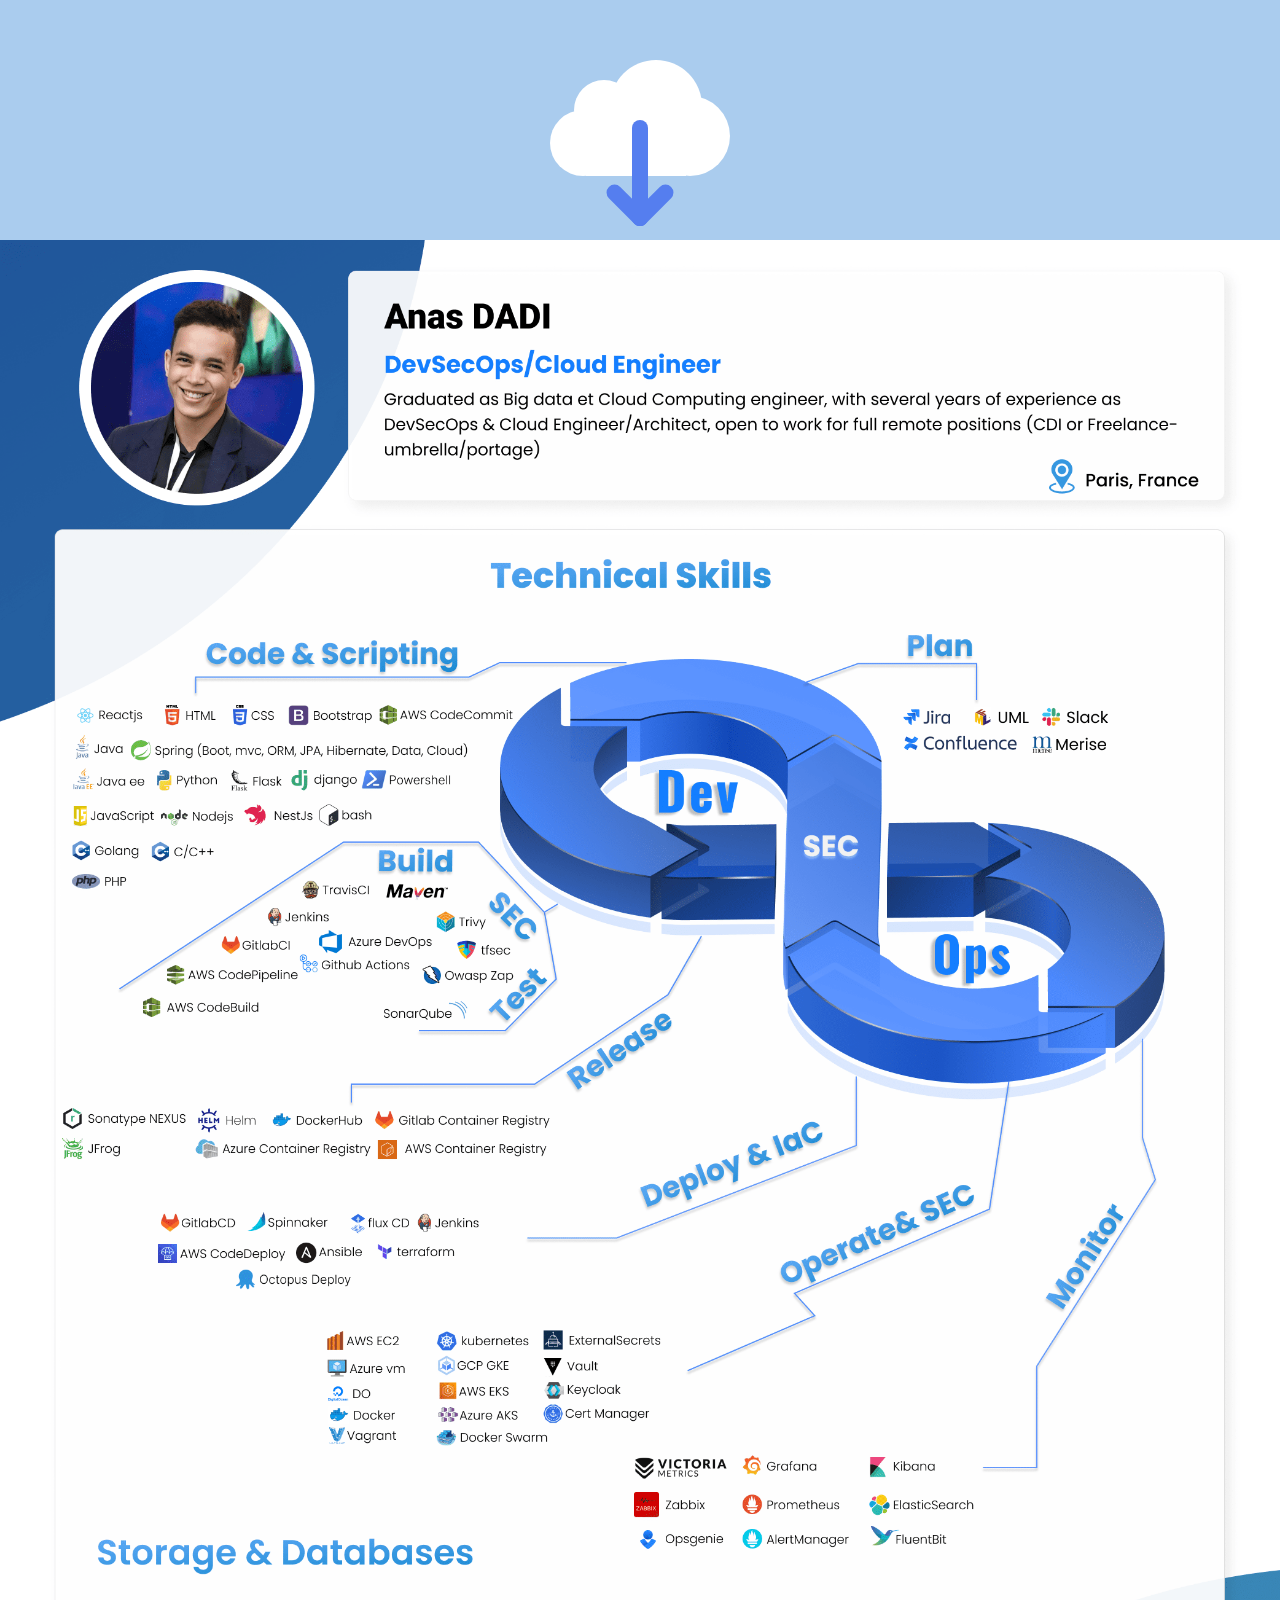
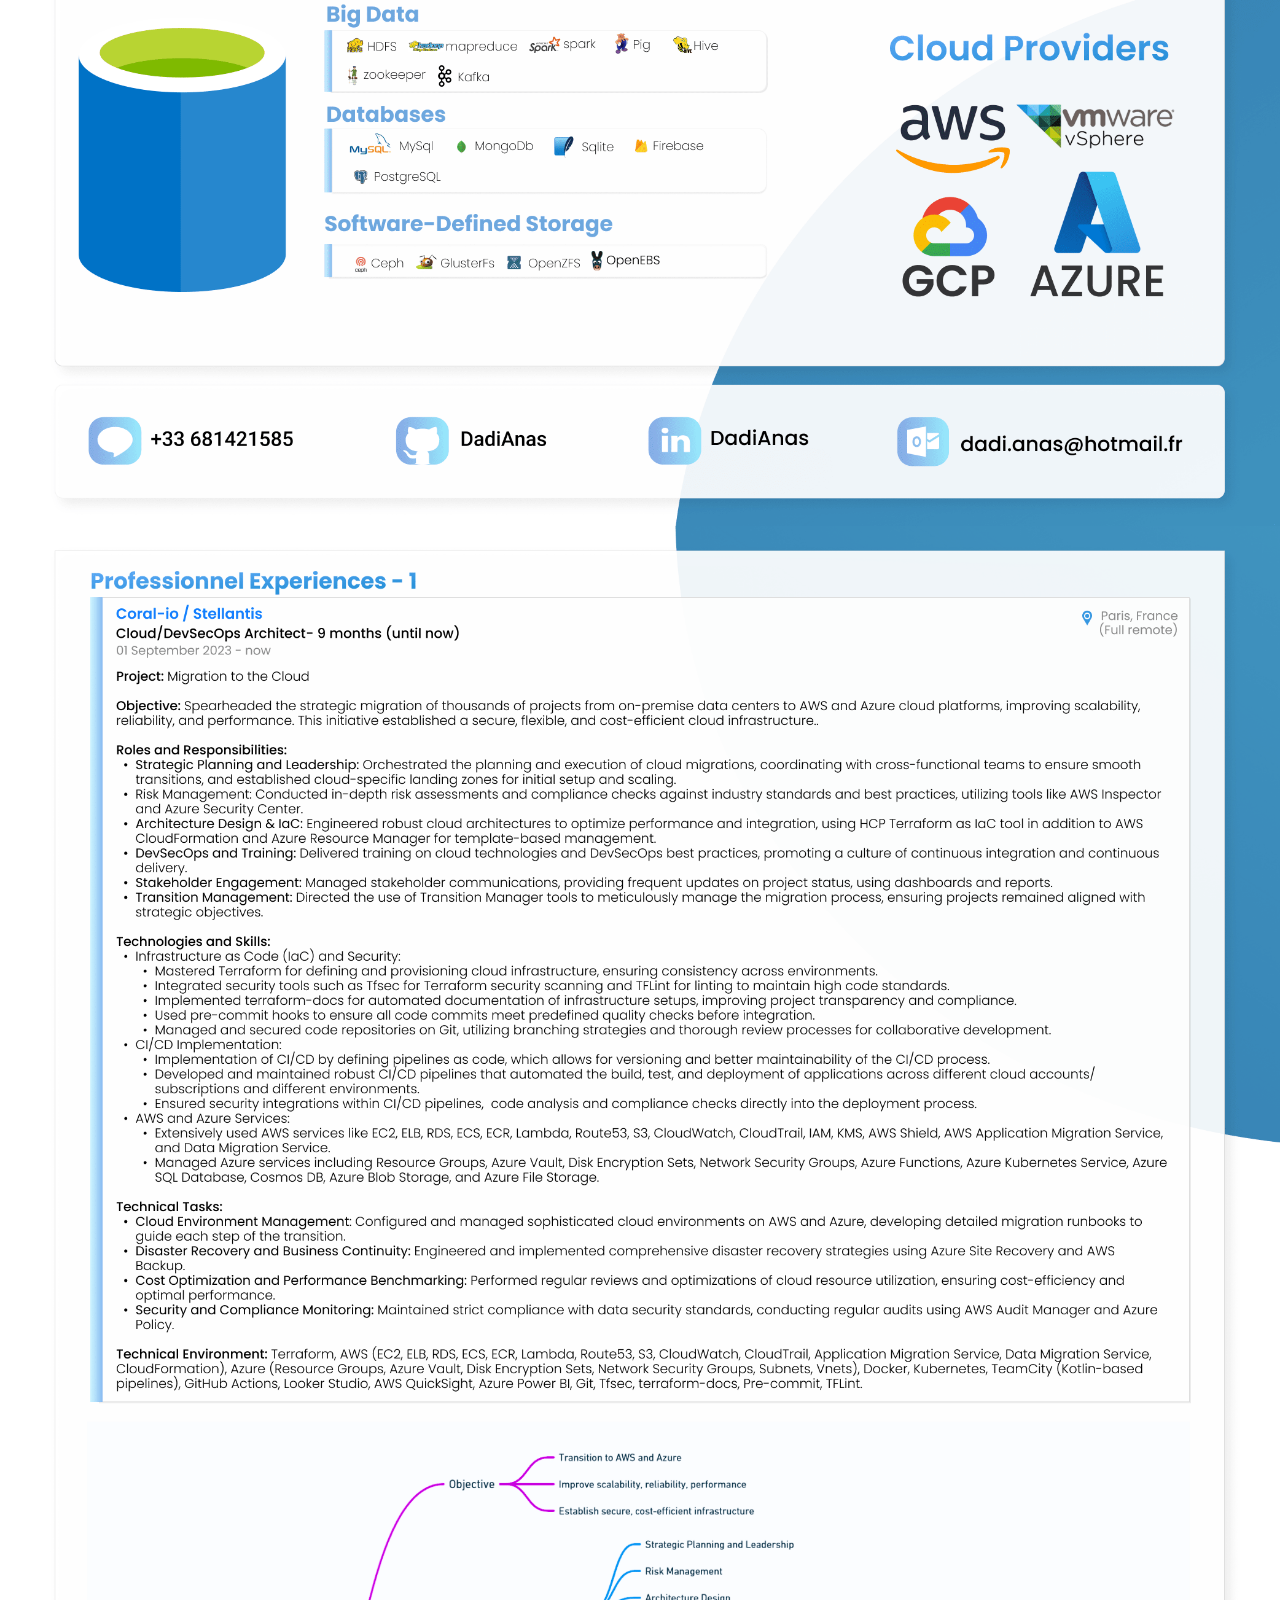
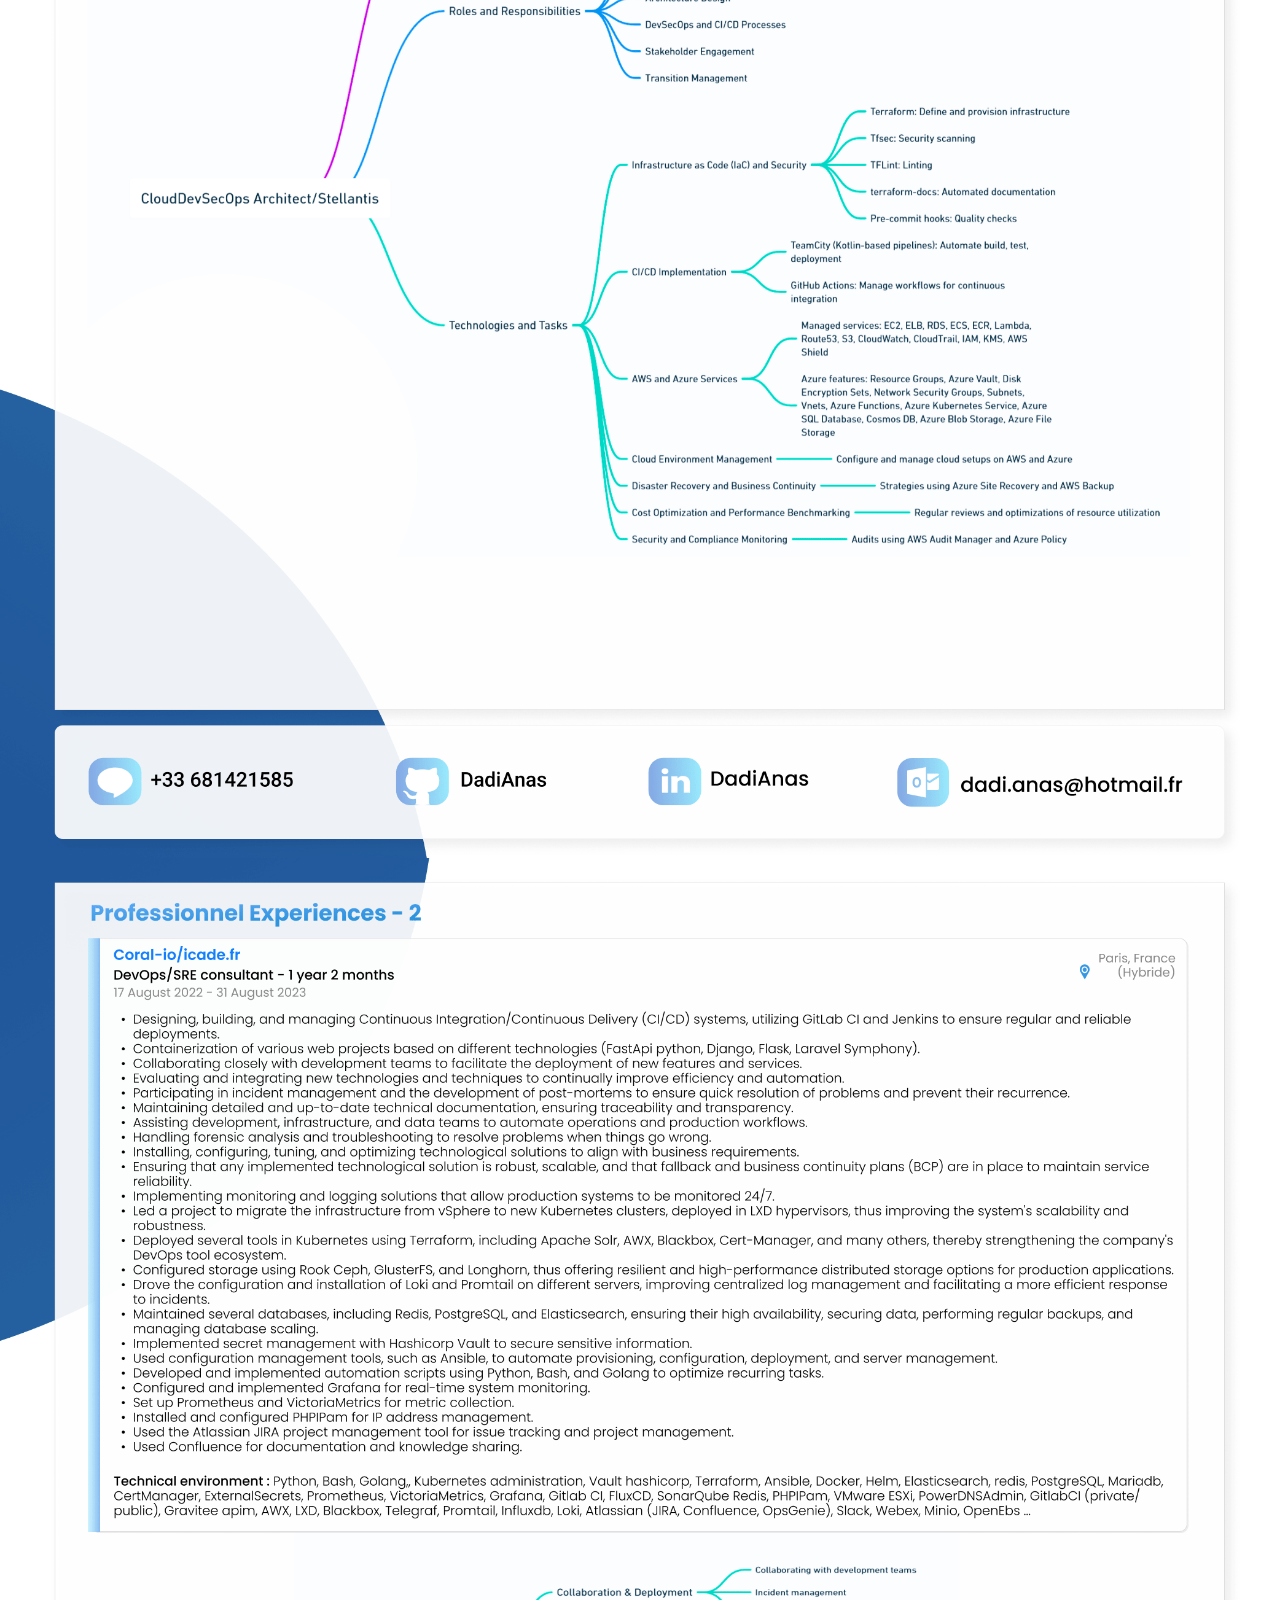
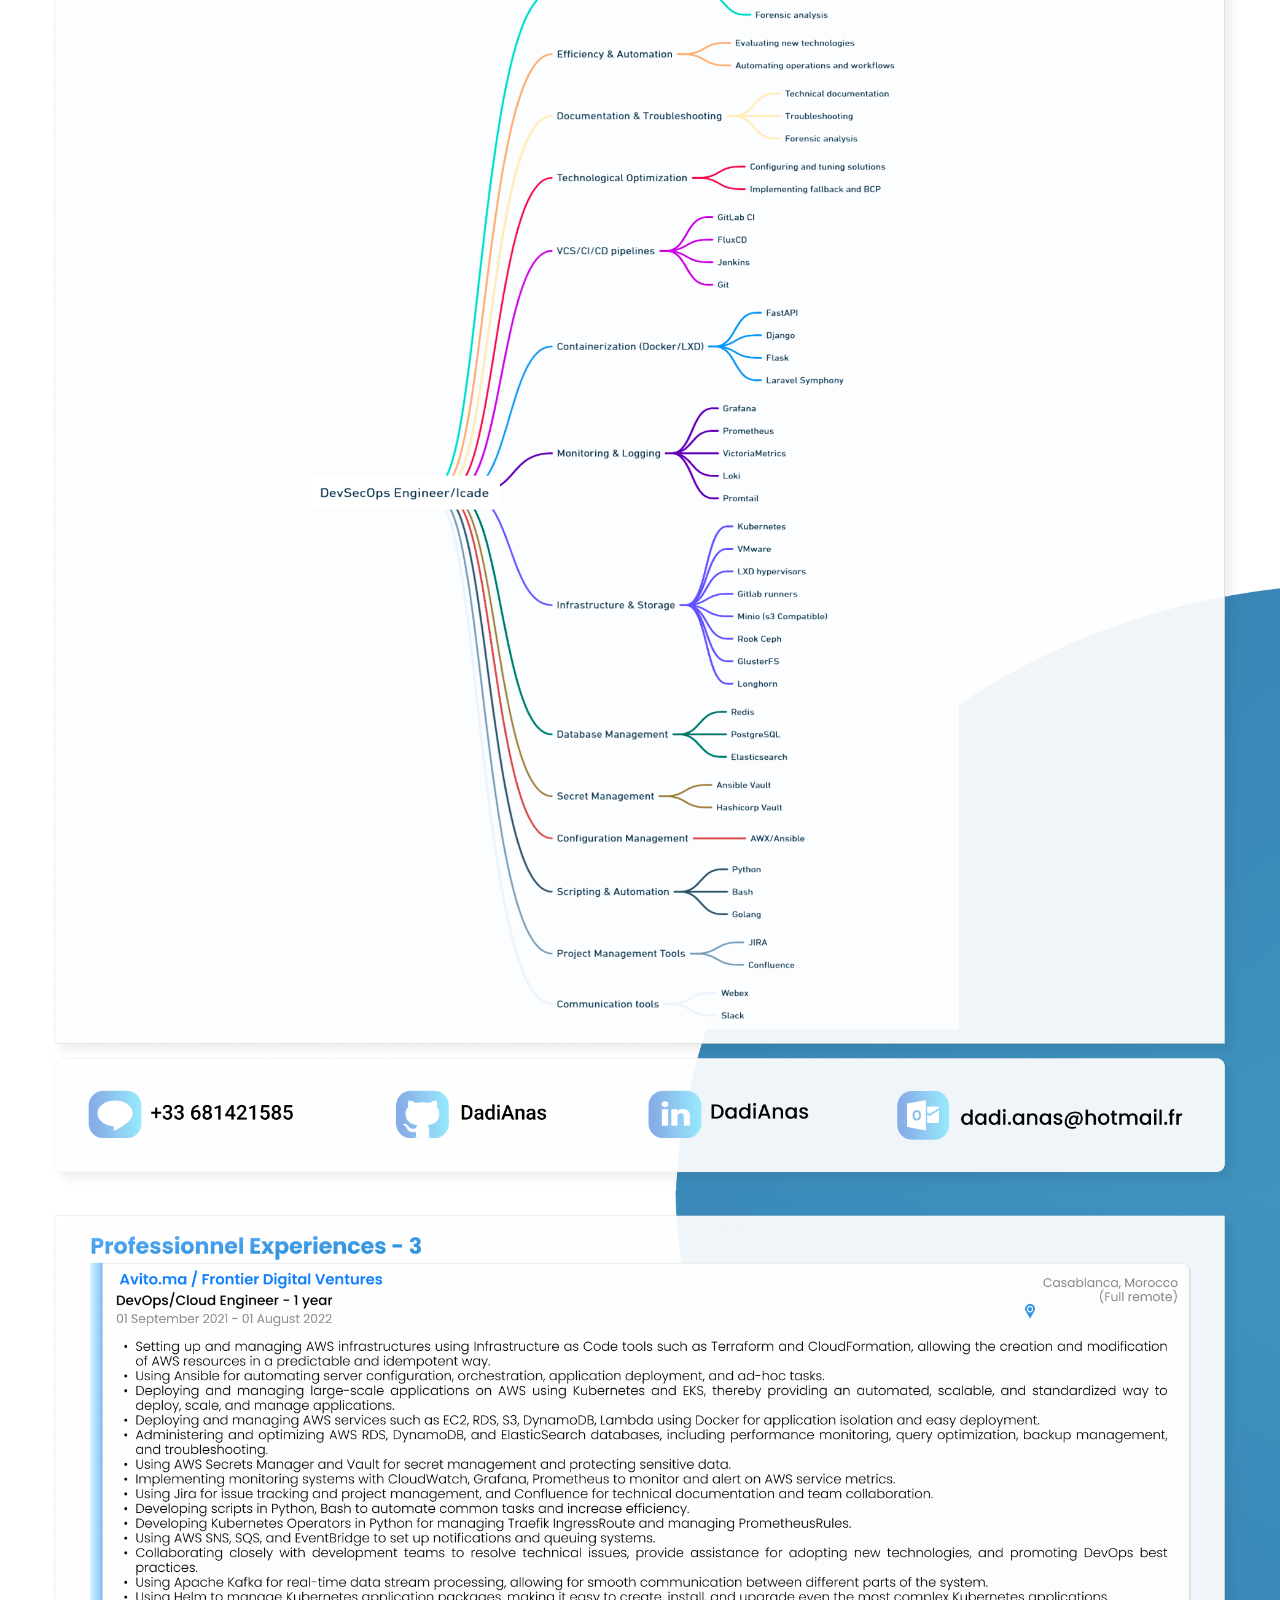
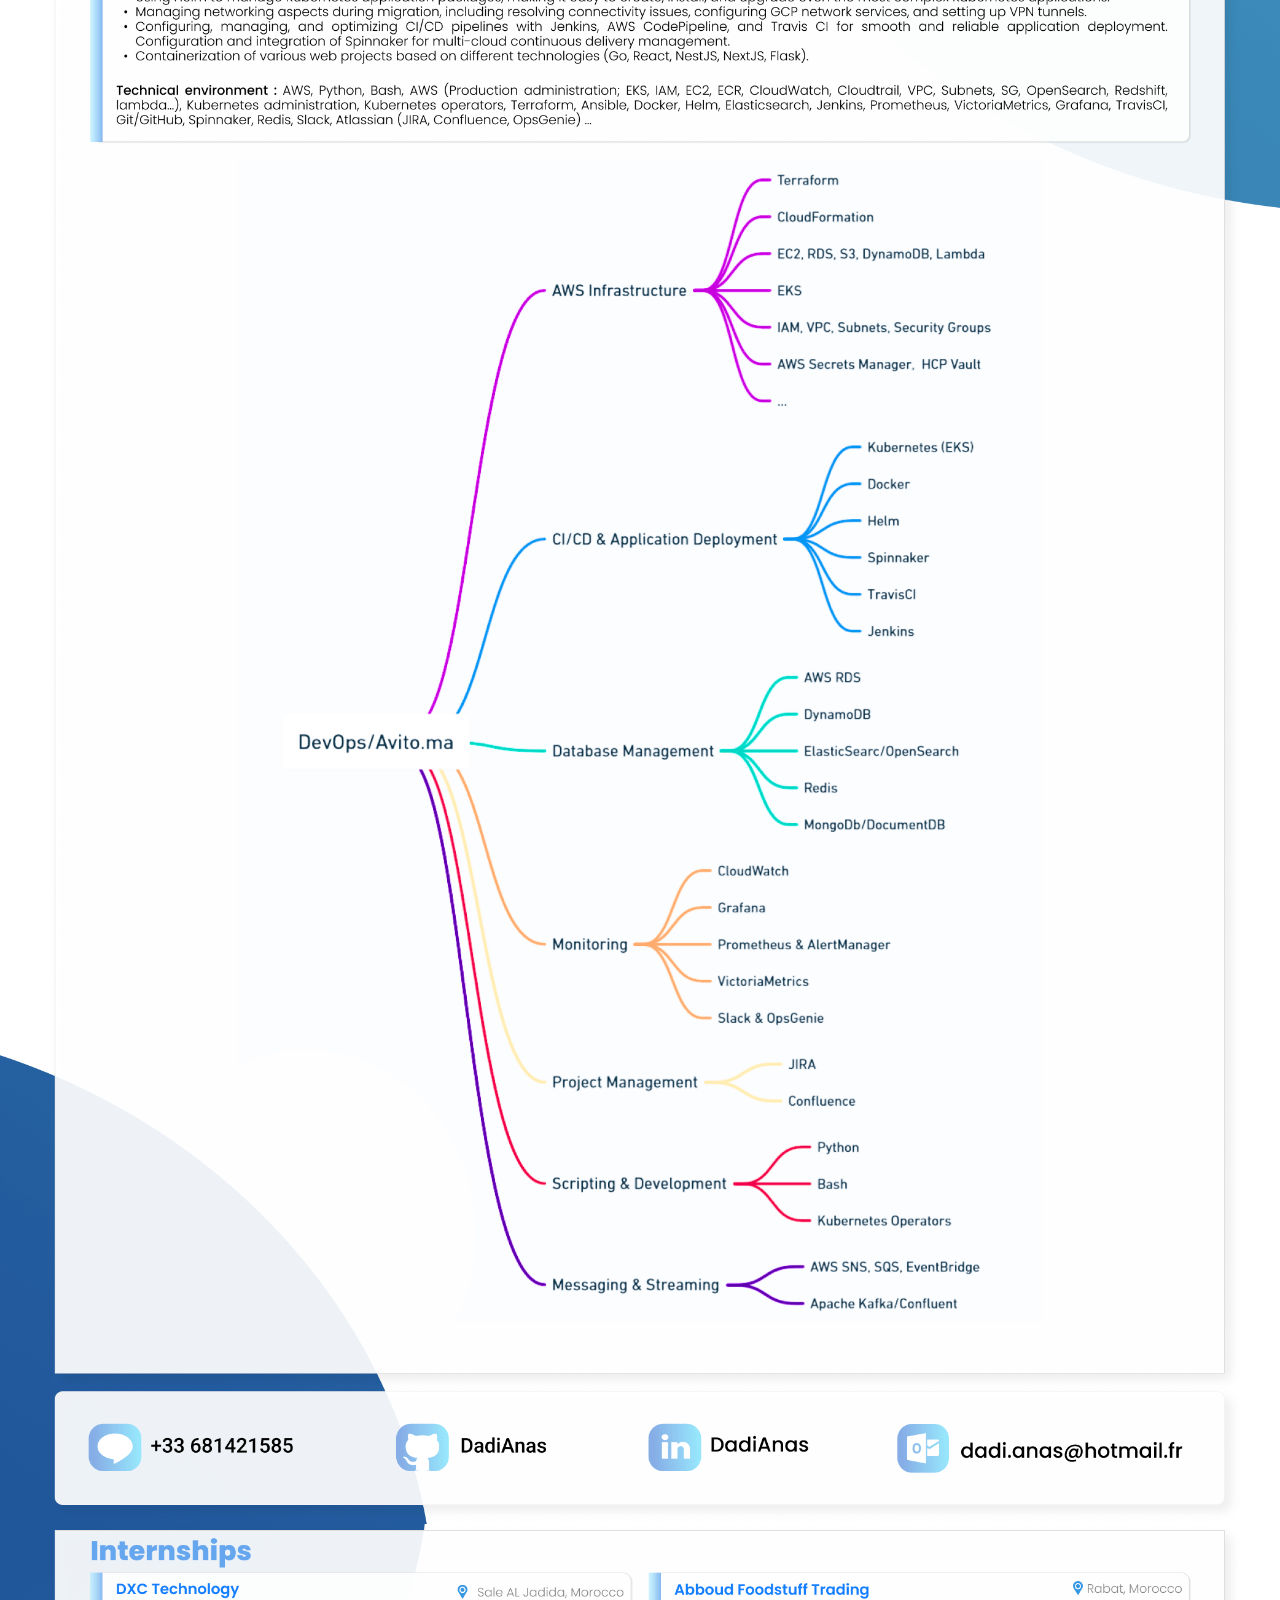
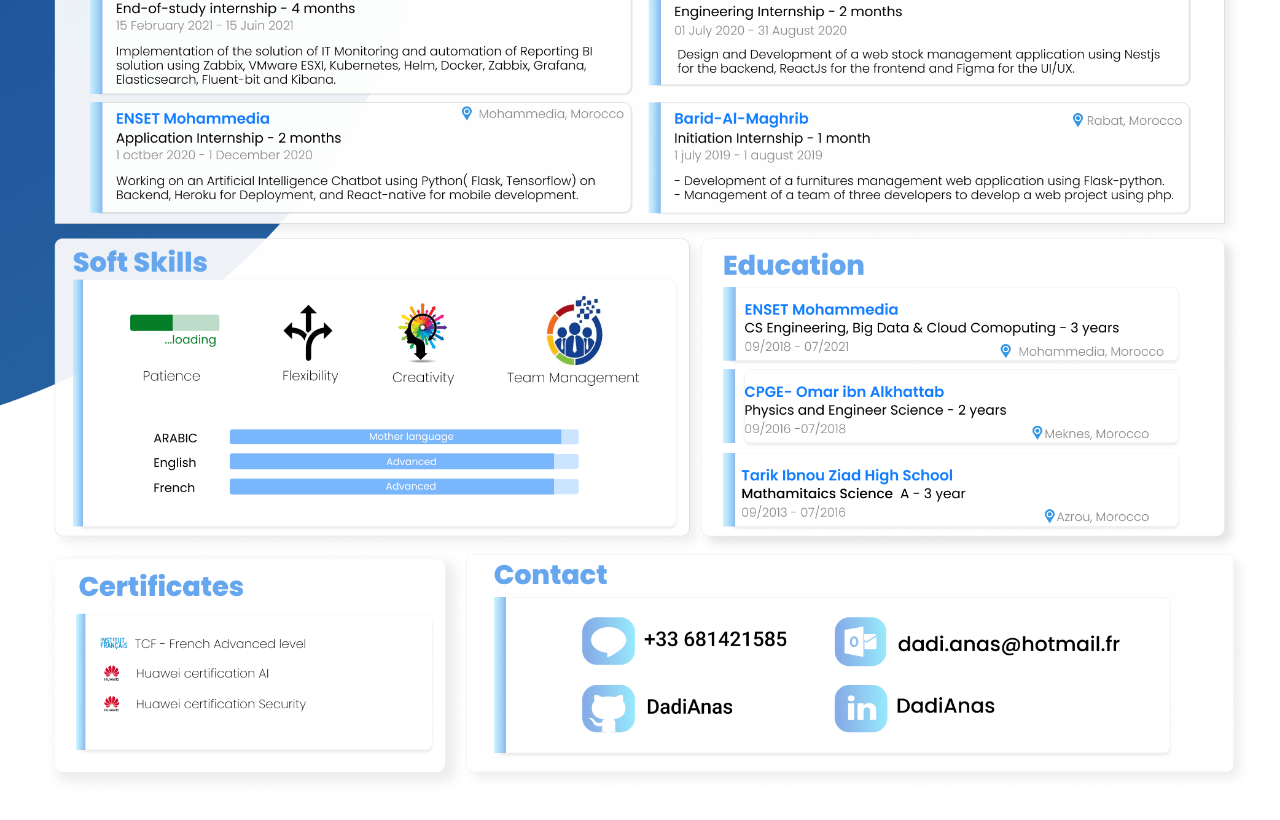
<file: index.html>
<style>
    *,
    *:before,
    *:after {
        box-sizing: border-box;
        margin: 0;
        padding: 0;
    }

    body {
        background-color: #ace;
    }

    .icon {
        background-color: transparent;
        border: 0;
        color: #557eef;
        cursor: pointer;
        display: block;
        font-size: 20px;
        margin: 3em auto 0 auto;
        position: relative;
        width: 9em;
        height: 9em;
        -webkit-appearance: none;
        -moz-appearance: none;
        appearance: none;
    }

    .icon:focus {
        /* This may be anti-A11Y, but just for this demo suppresses the annoyance */
        outline: 0;
    }

    .icon div {
        position: absolute;
    }

    .cloud {
        transition: opacity 0.1s linear;
    }

    /* Cloud */
    .cloud {
        top: 0;
        width: 9em;
        height: 5.8em;
    }

    .puff,
    .cloud-core {
        background-color: #fff;
    }

    .puff {
        border-radius: 50%;
    }

    .puff-1 {
        top: 2.5em;
        left: 0;
        width: 3.3em;
        height: 3.3em;
    }

    .puff-2 {
        top: 1em;
        left: 1.2em;
        width: 3em;
        height: 3em;
    }

    .puff-3 {
        top: 0;
        left: 3em;
        width: 4.6em;
        height: 4.6em;
    }

    .puff-4 {
        top: 1.8em;
        left: 5em;
        width: 4em;
        height: 4em;
    }

    .puff-5 {
        top: 2.3em;
        left: 2.4em;
        width: 3.5em;
        height: 3.5em;
    }

    .puff-6 {
        top: 2.3em;
        left: 3em;
        width: 3.5em;
        height: 3.5em;
    }

    .puff-7 {
        top: 2.4em;
        left: 1em;
        width: 1.8em;
        height: 1.8em;
    }

    .puff-8 {
        top: 1.2em;
        left: 2.5em;
        width: 2em;
        height: 2em;
    }

    .puff-9 {
        top: 1.8em;
        left: 5.5em;
        width: 2em;
        height: 2em;
    }

    .puff-10 {
        top: 3.6em;
        left: 3.5em;
        width: 2.2em;
        height: 2.2em;
    }

    .cloud-core {
        top: 1.8em;
        left: 1.8em;
        width: 5em;
        height: 4em;
    }

    .check {
        top: 0;
        left: 1.6em;
        width: 5.8em;
        height: 5.8em;
        position: relative;
        transform: scale(0);
        z-index: -1;
    }

    .check:before,
    .check:after {
        background-color: currentColor;
        content: "";
        bottom: 0;
        display: block;
        left: 2.5em;
        position: absolute;
        width: 0.8em;
    }

    .check:before {
        height: 3em;
        transform: rotate(-55deg);
        transform-origin: 50% 2.6em;
    }

    .check:after {
        height: 5.5em;
        transform: rotate(35deg);
        transform-origin: 50% 5.1em;
    }

    /* Arrow */
    .arrow {
        top: 3em;
        left: 0;
        width: 9em;
        height: 5.3em;
    }

    .arrow div,
    .progress {
        border-radius: 0.4em;
    }

    .arrow div {
        background-color: currentColor;
    }

    .arrow-stem {
        bottom: 0;
        left: 4.1em;
        width: 0.8em;
        height: 5.3em;
        transform-origin: 50% 100%;
    }

    .arrow-l-tip,
    .arrow-r-tip {
        left: calc(50% - 0.4em);
        bottom: 0;
        width: 2.6em;
        height: 0.8em;
        transform-origin: 0.4em 50%;
    }

    .arrow-l-tip {
        transform: rotate(-135deg);
    }

    .arrow-r-tip {
        transform: rotate(-45deg);
    }

    .progress {
        background-color: #fff;
        bottom: 0;
        left: 0;
        width: 0;
        height: 0.8em;
    }

    /* Droplets */
    .preload,
    .drop {
        transition: all 0.2s linear;
    }

    .preload {
        animation: spin 1s linear infinite;
        opacity: 0;
        top: 2.9em;
        left: calc(50% - 1.25em);
        width: 2.5em;
        height: 2.5em;
        z-index: 1;
    }

    .drop {
        background-color: currentColor;
        background-image: radial-gradient(0.5em 0.5em at 30% 75%, rgb(255, 255, 255) 45%, rgba(255, 255, 255, 0) 50%);
        border-radius: 50%;
        width: 100%;
        height: 100%;
    }

    .drop-1 {
        transform: scaleY(0.75) rotate(135deg);
    }

    .drop-2 {
        transform: rotate(120deg) scaleY(0.75) rotate(135deg);
    }

    .drop-3 {
        transform: rotate(240deg) scaleY(0.75) rotate(135deg);
    }

    /** Animation **/
    .waiting,
    .running {
        cursor: default;
    }

    /* Waiting */
    .waiting .cloud {
        opacity: 0.15;
    }

    .waiting .preload {
        opacity: 1;
    }

    .waiting .drop {
        border-radius: 0 50% 50% 50%;
    }

    .waiting .drop-1 {
        transform: translateY(2.5em) scaleY(0.75) rotate(135deg);
    }

    .waiting .drop-2 {
        transform: rotate(120deg) translateY(2.5em) scaleY(0.75) rotate(135deg);
    }

    .waiting .drop-3 {
        transform: rotate(240deg) translateY(2.5em) scaleY(0.75) rotate(135deg);
    }

    /* Running */
    .running .puff {
        animation-duration: 0.75s;
        animation-delay: 2.75s;
        animation-timing-function: cubic-bezier(.1, .8, .2, .95);
    }

    .running .puff-1 {
        animation-name: puff1;
    }

    .running .puff-2 {
        animation-name: puff2;
    }

    .running .puff-3 {
        animation-name: puff3;
    }

    .running .puff-4 {
        animation-name: puff4;
    }

    .running .puff-5 {
        animation-name: puff5;
    }

    .running .puff-6 {
        animation-name: puff6;
    }

    .running .puff-7 {
        animation-name: puff7;
    }

    .running .puff-8 {
        animation-name: puff8;
    }

    .running .puff-9 {
        animation-name: puff9;
    }

    .running .puff-10 {
        animation-name: puff10;
    }

    .running .cloud-core {
        animation: core 2.75s;
    }

    .running .check {
        animation: check 0.4s 2.75s;
    }

    .running .arrow {
        animation: arrow 0.125s;
    }

    .running .arrow-stem {
        animation: arrowStem 0.125s;
    }

    .running .arrow-l-tip {
        animation: arrowLTip 0.375s 0.125s;
    }

    .running .arrow-r-tip {
        animation: arrowRTip 0.375s 0.125s;
    }

    .running .progress {
        animation: filling 2s 0.75s;
    }

    .icon.running div {
        animation-fill-mode: forwards;
    }

    .icon.running .cloud-core,
    .icon.running .check,
    .icon.running .arrow,
    .icon.running .arrow div,
    .icon.running .progress {
        animation-timing-function: linear;
    }

    /* Keyframes */
    @keyframes puff1 {
        from {
            opacity: 1;
            transform: translate(0) scale(1)
        }

        to {
            opacity: 0;
            transform: translate(-4em, 0) scale(0.1)
        }
    }

    @keyframes puff2 {
        from {
            opacity: 1;
            transform: translate(0) scale(1)
        }

        to {
            opacity: 0;
            transform: translate(-2em, -2em) scale(0.1)
        }
    }

    @keyframes puff3 {
        from {
            opacity: 1;
            transform: translate(0) scale(1)
        }

        to {
            opacity: 0;
            transform: translate(2em, -4em) scale(0.1)
        }
    }

    @keyframes puff4 {
        from {
            opacity: 1;
            transform: translate(0) scale(1)
        }

        to {
            opacity: 0;
            transform: translate(4em, 0) scale(0.1)
        }
    }

    @keyframes puff5 {
        from {
            opacity: 1;
            transform: translate(0) scale(1)
        }

        to {
            opacity: 0;
            transform: translate(-3.5em, 3.5em) scale(0.1)
        }
    }

    @keyframes puff6 {
        from {
            opacity: 1;
            transform: translate(0) scale(1)
        }

        to {
            opacity: 0;
            transform: translate(3.5em, 3.5em) scale(0.1)
        }
    }

    @keyframes puff7 {
        from {
            opacity: 1;
            transform: translate(0) scale(1)
        }

        to {
            opacity: 0;
            transform: translate(-3em, -1.5em) scale(0.1)
        }
    }

    @keyframes puff8 {
        from {
            opacity: 1;
            transform: translate(0) scale(1)
        }

        to {
            opacity: 0;
            transform: translate(-0.5em, -2em) scale(0.1)
        }
    }

    @keyframes puff9 {
        from {
            opacity: 1;
            transform: translate(0) scale(1)
        }

        to {
            opacity: 0;
            transform: translate(2em, -2em) scale(0.1)
        }
    }

    @keyframes puff10 {
        from {
            opacity: 1;
            transform: translate(0) scale(1)
        }

        to {
            opacity: 0;
            transform: translate(0em, 2.5em) scale(0.1)
        }
    }

    @keyframes core {
        from {
            visibility: visible
        }

        to {
            visibility: hidden
        }
    }

    @keyframes check {
        from {
            transform: scale(0)
        }

        30% {
            transform: scale(1.2)
        }

        60% {
            transform: scale(0.9)
        }

        to {
            transform: scale(1)
        }
    }

    @keyframes arrow {
        from {
            transform: translateY(0)
        }

        to {
            transform: translateY(0.7em)
        }
    }

    @keyframes arrowStem {
        from {
            height: 5.3em
        }

        to {
            height: 0.8em
        }
    }

    @keyframes arrowLTip {
        from {
            transform: rotate(-135deg)
        }

        50% {
            width: 2.6em;
            transform: rotate(-180deg)
        }

        to {
            width: 4.9em;
            transform: rotate(-180deg)
        }
    }

    @keyframes arrowRTip {
        from {
            transform: rotate(-45deg);
        }

        50% {
            width: 2.6em;
            transform: rotate(0deg)
        }

        to {
            width: 4.9em;
            transform: rotate(0deg)
        }
    }

    @keyframes filling {
        from {
            width: 0;
        }

        to {
            width: 100%;
        }
    }

    @keyframes spin {
        from {
            transform: rotate(0deg)
        }

        to {
            transform: rotate(1turn)
        }
    }
</style>
<script>
    document.addEventListener("DOMContentLoaded", function () {
        this.querySelector(".icon").addEventListener("click", function () {
            let waitClass = "waiting",
                runClass = "running",
                cl = this.classList;

            if (!cl.contains(waitClass) && !cl.contains(runClass)) {
                cl.add(waitClass);
                setTimeout(function () {
                    cl.remove(waitClass);
                    setTimeout(function () {
                        cl.add(runClass);
                        setTimeout(function () {
                            cl.remove(runClass);
                        }, 4000);
                    }, 200);
                }, 1800);
            }
        });
    });
</script>
<a href="./cv/dadianas_resume.pdf" target="_blank"> <button type="button" class="icon">
        <div class="cloud">
            <div class="puff puff-1"></div>
            <div class="puff puff-2"></div>
            <div class="puff puff-3"></div>
            <div class="puff puff-4"></div>
            <div class="puff puff-5"></div>
            <div class="puff puff-6"></div>
            <div class="puff puff-7"></div>
            <div class="puff puff-8"></div>
            <div class="puff puff-9"></div>
            <div class="puff puff-10"></div>
            <div class="cloud-core"></div>
            <div class="check"></div>
            <div class="arrow">
                <div class="arrow-stem">
                    <div class="arrow-l-tip"></div>
                    <div class="arrow-r-tip"></div>
                </div>
            </div>
        </div>
        <div class="preload">
            <div class="drop drop-1"></div>
            <div class="drop drop-2"></div>
            <div class="drop drop-3"></div>
        </div>
        <div class="progress"></div>
    </button></a>
<body style="display: flex; flex-direction: column;">
    <img src="./images/Resume-page0-min.png"  style="max-width: 100%; align-items: end;" alt="Resume-page0" />
    <img src="./images/Resume-page1-min.png"  style="max-width: 100%; align-items: end;" alt="Resume-page0" />
    <img src="./images/Resume-page2-min.png"  style="max-width: 100%; align-items: end;" alt="Resume-page0" />
    <img src="./images/Resume-page3-min.png"  style="max-width: 100%; align-items: end;" alt="Resume-page0" />
    <img src="./images/Resume-page4-min.png"  style="max-width: 100%; align-items: end;" alt="Resume-page0" />
</body>
</file>
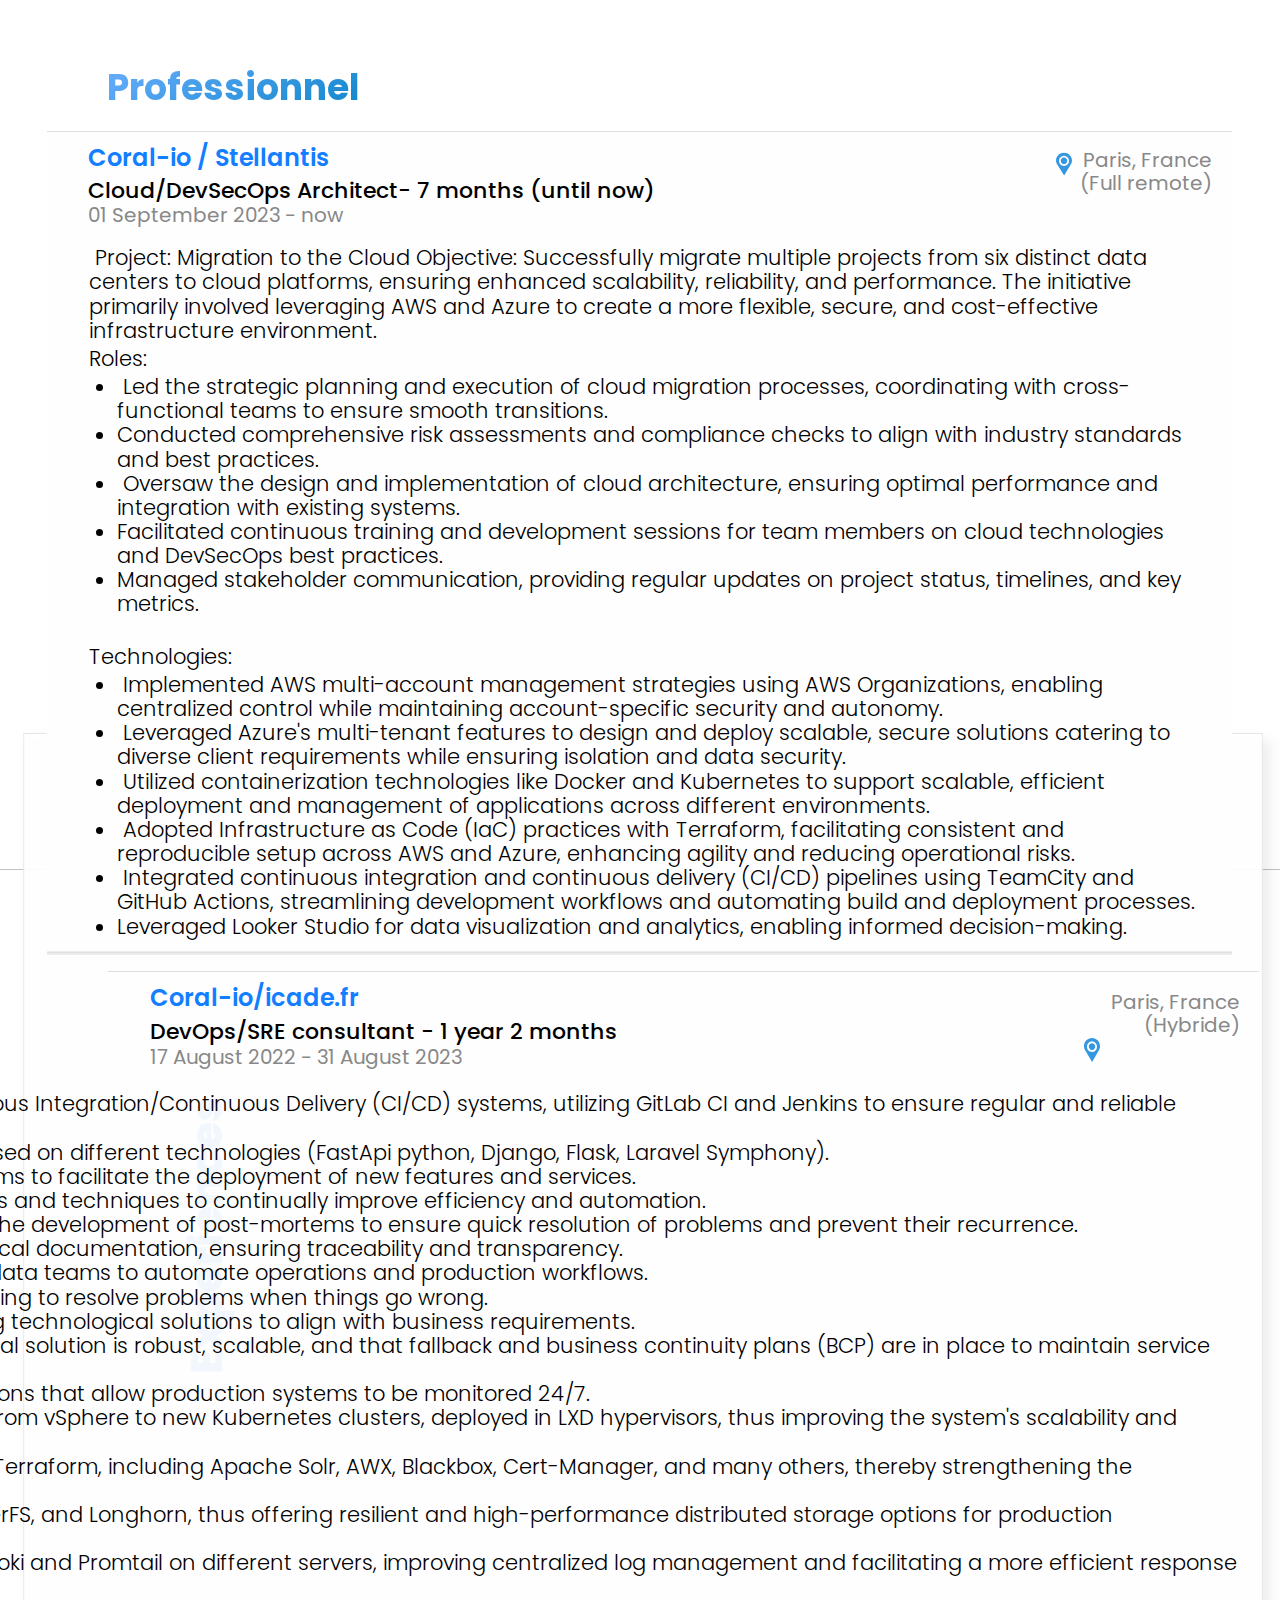
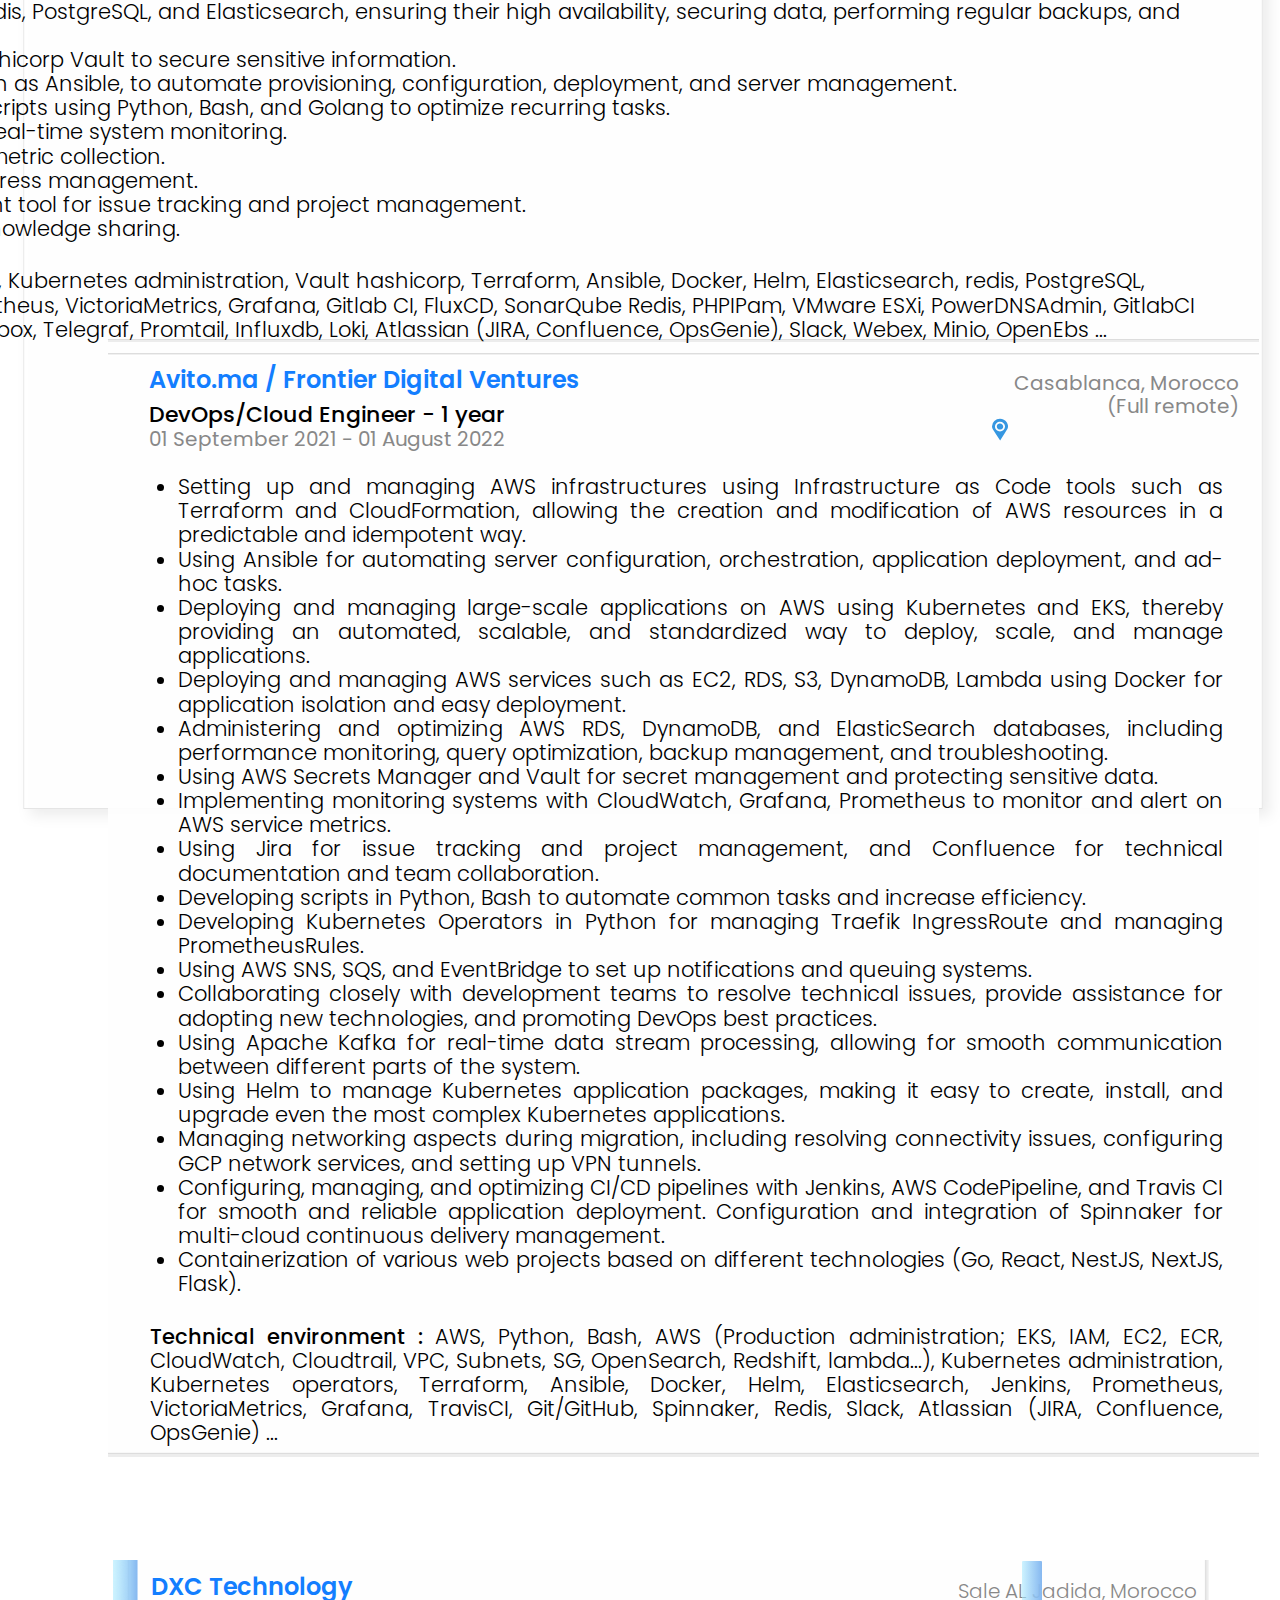
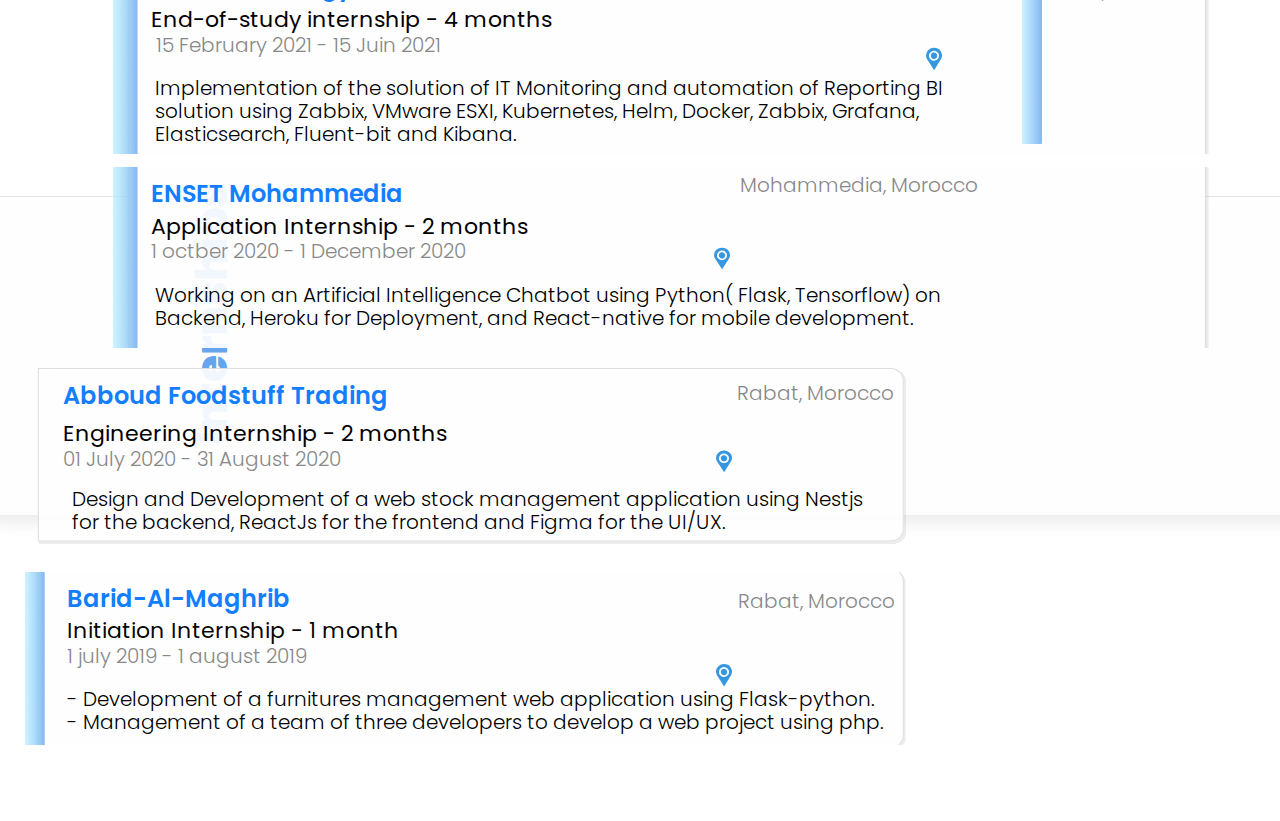
<file: resume-page1.html>
<!DOCTYPE html><html><head><meta charset="utf-8"><meta name="viewport" content="initial-scale=1, width=device-width"><link rel="stylesheet" href="index.ddfe94a8.css"><link rel="stylesheet" href="resume-page1.a2735670.css"><link rel="stylesheet" href="https://fonts.googleapis.com/css2?family=Roboto:wght@500;900&display=swap"><link rel="stylesheet" href="https://fonts.googleapis.com/css2?family=Poppins:wght@200;300;400;500;600;700;800&display=swap"><link rel="stylesheet" href="https://fonts.googleapis.com/css2?family=Inter:wght@300&display=swap"></head><body> <div class="resume-page12"> <div class="frame-container2"> <img class="background-icon8" alt> <div class="experience-frame"> <div class="wrapper-union9"> <img class="union-icon10" alt src="union-2.72b10f93.svg"> </div> <div class="profession-frame"> <h2 class="professionnel">Professionnel</h2> </div> <div class="cloud-dev-sec-ops-architect-fr"> <div class="frame-parent37"> <img class="frame-child29" alt src="group-100@2x.801a5e30.png"> <div class="city-frame"> <div class="vector-frame"> <div class="coral-io-stellantis1">Coral-io / Stellantis</div> <div class="clouddevsecops-architect-71"> Cloud/DevSecOps Architect- 7 months (until now) </div> <div class="september-2023-1">01 September 2023 - now</div> </div> <div class="company-frame"> <div class="designing-c-i-frame"> <div class="paris-france-full-container1"> <p class="paris-france4">Paris, France</p> <p class="full-remote2">(Full remote)</p> </div> <div class="a-w-s-infra-setup-frame"> <img class="internship-group-icon" loading="lazy" alt src="vector-681.faaef397.svg"> </div> </div> </div> </div> <div class="project-name-frame"> <div class="project-migration-to-container1"> <p class="project-migration-to1"> Project: Migration to the Cloud Objective: Successfully migrate multiple projects from six distinct data centers to cloud platforms, ensuring enhanced scalability, reliability, and performance. The initiative primarily involved leveraging AWS and Azure to create a more flexible, secure, and cost-effective infrastructure environment.  </p> <p class="roles1">Roles:</p> <ul class="led-the-strategic-planning-and1"> <li class="led-the-strategic1"> Led the strategic planning and execution of cloud migration processes, coordinating with cross-functional teams to ensure smooth transitions. </li> <li class="conducted-comprehensive-risk1"> Conducted comprehensive risk assessments and compliance checks to align with industry standards and best practices. </li> <li class="oversaw-the-design1"> Oversaw the design and implementation of cloud architecture, ensuring optimal performance and integration with existing systems. </li> <li class="facilitated-continuous-trainin1"> Facilitated continuous training and development sessions for team members on cloud technologies and DevSecOps best practices. </li> <li class="managed-stakeholder-communicat1"> Managed stakeholder communication, providing regular updates on project status, timelines, and key metrics. </li> </ul> <p class="blank-line3">&nbsp;</p> <p class="technologies1">Technologies:</p> <ul class="implemented-aws-multi-account2"> <li class="implemented-aws-multi-account3"> Implemented AWS multi-account management strategies using AWS Organizations, enabling centralized control while maintaining account-specific security and autonomy. </li> <li class="leveraged-azures1"> Leveraged Azure's multi-tenant features to design and deploy scalable, secure solutions catering to diverse client requirements while ensuring isolation and data security. </li> <li class="utilized-containerization-tech1"> Utilized containerization technologies like Docker and Kubernetes to support scalable, efficient deployment and management of applications across different environments. </li> <li class="adopted-infrastructure1"> Adopted Infrastructure as Code (IaC) practices with Terraform, facilitating consistent and reproducible setup across AWS and Azure, enhancing agility and reducing operational risks. </li> <li class="integrated-continuous1"> Integrated continuous integration and continuous delivery (CI/CD) pipelines using TeamCity and GitHub Actions, streamlining development workflows and automating build and deployment processes. </li> <li> Leveraged Looker Studio for data visualization and analytics, enabling informed decision-making. </li> </ul> </div> </div> </div> </div> <div class="experiences-group"> <div class="experience-frame1"> <h1 class="experiences1">Experiences</h1> </div> <div class="experience-frame2"> <div class="frame-parent38"> <img class="frame-child30" alt src="group-100-11@2x.980f9b10.png"> <div class="paris-remote-frame1"> <div class="company-name-frame"> <div class="coral-ioicadefr1">Coral-io/icade.fr</div> <div class="devopssre-consultant-1"> DevOps/SRE consultant - 1 year 2 months </div> <div class="august-2022-1"> 17 August 2022 - 31 August 2023 </div> </div> <div class="vector-icon52"> <div class="project-name-text"> <div class="paris-france-hybride-container1"> <p class="paris-france5">Paris, France</p> <p class="hybride1">(Hybride)</p> </div> <img class="vector-icon53" loading="lazy" alt src="vector-69.caff7eb1.svg"> </div> </div> </div> <div class="designing-building-and-container1"> <ul class="designing-building-and-manag2"> <li class="designing-building-and-manag3"> <span class="designing-building-and1">Designing, building, and managing Continuous Integration/Continuous Delivery (CI/CD) systems, utilizing GitLab CI and Jenkins to ensure regular and reliable deployments.</span> </li> <li class="containerization-of-various-we2"> <span class="containerization-of-various2">Containerization of various web projects based on different technologies (FastApi python, Django, Flask, Laravel Symphony).</span> </li> <li class="collaborating-closely-with-dev2"> <span class="collaborating-closely-with2">Collaborating closely with development teams to facilitate the deployment of new features and services.</span> </li> <li class="evaluating-and-integrating-new1"> <span class="evaluating-and-integrating1">Evaluating and integrating new technologies and techniques to continually improve efficiency and automation.</span> </li> <li class="participating-in-incident-mana1"> <span class="participating-in-incident1">Participating in incident management and the development of post-mortems to ensure quick resolution of problems and prevent their recurrence.</span> </li> <li class="maintaining-detailed-and-up-to1"> <span class="maintaining-detailed-and1">Maintaining detailed and up-to-date technical documentation, ensuring traceability and transparency.</span> </li> <li class="assisting-development-infrast2"> <span class="assisting-development-infrast3">Assisting development, infrastructure, and data teams to automate operations and production workflows.</span> </li> <li class="handling-forensic-analysis-and1"> <span class="handling-forensic-analysis1">Handling forensic analysis and troubleshooting to resolve problems when things go wrong.</span> </li> <li class="installing-configuring-tunin2"> <span class="installing-configuring-tunin3">Installing, configuring, tuning, and optimizing technological solutions to align with business requirements.</span> </li> <li class="ensuring-that-any-implemented1"> <span class="ensuring-that-any1">Ensuring that any implemented technological solution is robust, scalable, and that fallback and business continuity plans (BCP) are in place to maintain service reliability.</span> </li> <li class="implementing-monitoring-and-lo1"> <span class="implementing-monitoring-and1">Implementing monitoring and logging solutions that allow production systems to be monitored 24/7.</span> </li> <li class="led-a-project-to-migrate-the-i1"> <span class="led-a-project1">Led a project to migrate the infrastructure from vSphere to new Kubernetes clusters, deployed in LXD hypervisors, thus improving the system's scalability and robustness.</span> </li> <li class="deployed-several-tools-in-kube1"> <span class="deployed-several-tools1">Deployed several tools in Kubernetes using Terraform, including Apache Solr, AWX, Blackbox, Cert-Manager, and many others, thereby strengthening the company's DevOps tool ecosystem.</span> </li> <li class="configured-storage-using-rook1"> <span class="configured-storage-using1">Configured storage using Rook Ceph, GlusterFS, and Longhorn, thus offering resilient and high-performance distributed storage options for production applications.</span> </li> <li class="drove-the-configuration-and-in1"> <span class="drove-the-configuration1">Drove the configuration and installation of Loki and Promtail on different servers, improving centralized log management and facilitating a more efficient response to incidents.</span> </li> <li class="maintained-several-databases2"> <span class="maintained-several-databases3">Maintained several databases, including Redis, PostgreSQL, and Elasticsearch, ensuring their high availability, securing data, performing regular backups, and managing database scaling.</span> </li> <li class="implemented-secret-management2"> <span class="implemented-secret-management3">Implemented secret management with Hashicorp Vault to secure sensitive information.</span> </li> <li class="used-configuration-management2"> <span class="used-configuration-management3">Used configuration management tools, such as Ansible, to automate provisioning, configuration, deployment, and server management.</span> </li> <li class="developed-and-implemented-auto1"> <span class="developed-and-implemented1">Developed and implemented automation scripts using Python, Bash, and Golang to optimize recurring tasks.</span> </li> <li class="configured-and-implemented-gra1"> <span class="configured-and-implemented1">Configured and implemented Grafana for real-time system monitoring.</span> </li> <li class="set-up-prometheus-and-victoria1"> <span class="set-up-prometheus1">Set up Prometheus and VictoriaMetrics for metric collection.</span> </li> <li class="installed-and-configured-phpip1"> <span class="installed-and-configured1">Installed and configured PHPIPam for IP address management.</span> </li> <li class="used-the-atlassian-jira-projec1"> <span class="used-the-atlassian1">Used the Atlassian JIRA project management tool for issue tracking and project management.</span> </li> <li class="used-confluence-for-documentat1"> <span class="used-confluence-for1">Used Confluence for documentation and knowledge sharing.</span> </li> </ul> <p class="blank-line4">&nbsp;</p> <p class="technical-environment-python1"> <span class="technical-environment2">Technical environment : </span> <span class="python-bash-golang1">Python, Bash, Golang,, Kubernetes administration, Vault hashicorp, Terraform, Ansible, Docker, Helm, Elasticsearch, redis, PostgreSQL, Mariadb, CertManager, ExternalSecrets, Prometheus, VictoriaMetrics, Grafana, Gitlab CI, FluxCD, SonarQube Redis, PHPIPam, VMware ESXi, PowerDNSAdmin, GitlabCI (private/public), Gravitee apim, AWX, LXD, Blackbox, Telegraf, Promtail, Influxdb, Loki, Atlassian (JIRA, Confluence, OpsGenie), Slack, Webex, Minio, OpenEbs ...</span> </p> </div> </div> <div class="frame-parent39"> <img class="frame-child31" alt src="group-100-21@2x.0c61a756.png"> <div class="company-name-frame1"> <div class="role-title-text"> <div class="avitoma-frontier2"> Avito.ma / Frontier Digital Ventures </div> <div class="devopscloud-engineer-1"> DevOps/Cloud Engineer - 1 year </div> <div class="september-2021-1"> 01 September 2021 - 01 August 2022 </div> </div> <div class="project-frame1"> <div class="company-frame1"> <div class="casablanca-morocco-full-container1"> <p class="casablanca-morocco2">Casablanca, Morocco</p> <p class="full-remote3">(Full remote)</p> </div> <img class="vector-frame-icon" loading="lazy" alt src="vector-70.80e4f247.svg"> </div> </div> </div> <div class="objective-frame"> <div class="setting-up-and-container1"> <ul class="setting-up-and-managing-aws-in2"> <li class="setting-up-and-managing-aws-in3"> <span class="setting-up-and1">Setting up and managing AWS infrastructures using Infrastructure as Code tools such as Terraform and CloudFormation, allowing the creation and modification of AWS resources in a predictable and idempotent way.</span> </li> <li class="using-ansible-for-automating-s1"> <span class="using-ansible-for1">Using Ansible for automating server configuration, orchestration, application deployment, and ad-hoc tasks.</span> </li> <li class="deploying-and-managing-large-s1"> <span class="deploying-and-managing2">Deploying and managing large-scale applications on AWS using Kubernetes and EKS, thereby providing an automated, scalable, and standardized way to deploy, scale, and manage applications.</span> </li> <li class="deploying-and-managing-aws-ser1"> <span class="deploying-and-managing3">Deploying and managing AWS services such as EC2, RDS, S3, DynamoDB, Lambda using Docker for application isolation and easy deployment.</span> </li> <li class="administering-and-optimizing-a1"> <span class="administering-and-optimizing1">Administering and optimizing AWS RDS, DynamoDB, and ElasticSearch databases, including performance monitoring, query optimization, backup management, and troubleshooting.</span> </li> <li class="using-aws-secrets-manager-and1"> <span class="using-aws-secrets1">Using AWS Secrets Manager and Vault for secret management and protecting sensitive data.</span> </li> <li class="implementing-monitoring-system2"> <span class="implementing-monitoring-system3">Implementing monitoring systems with CloudWatch, Grafana, Prometheus to monitor and alert on AWS service metrics.</span> </li> <li class="using-jira-for-issue-tracking1"> <span class="using-jira-for1">Using Jira for issue tracking and project management, and Confluence for technical documentation and team collaboration.</span> </li> <li class="developing-scripts-in-python1"> <span class="developing-scripts-in1">Developing scripts in Python, Bash to automate common tasks and increase efficiency.</span> </li> <li class="developing-kubernetes-operator2"> <span class="developing-kubernetes-operator3">Developing Kubernetes Operators in Python for managing Traefik IngressRoute and managing PrometheusRules.</span> </li> <li class="using-aws-sns-sqs-and-eventb1"> <span class="using-aws-sns1">Using AWS SNS, SQS, and EventBridge to set up notifications and queuing systems.</span> </li> <li class="collaborating-closely-with-dev3"> <span class="collaborating-closely-with3">Collaborating closely with development teams to resolve technical issues, provide assistance for adopting new technologies, and promoting DevOps best practices.</span> </li> <li class="using-apache-kafka-for-real-ti1"> <span class="using-apache-kafka1">Using Apache Kafka for real-time data stream processing, allowing for smooth communication between different parts of the system.</span> </li> <li class="using-helm-to-manage-kubernete1"> <span class="using-helm-to1">Using Helm to manage Kubernetes application packages, making it easy to create, install, and upgrade even the most complex Kubernetes applications.</span> </li> <li class="managing-networking-aspects-du1"> <span class="managing-networking-aspects1">Managing networking aspects during migration, including resolving connectivity issues, configuring GCP network services, and setting up VPN tunnels.</span> </li> <li class="configuring-managing-and-opt1"> <span class="configuring-managing-and1">Configuring, managing, and optimizing CI/CD pipelines with Jenkins, AWS CodePipeline, and Travis CI for smooth and reliable application deployment. Configuration and integration of Spinnaker for multi-cloud continuous delivery management.</span> </li> <li class="containerization-of-various-we3"> <span class="containerization-of-various3">Containerization of various web projects based on different technologies (Go, React, NestJS, NextJS, Flask).</span> </li> </ul> <p class="blank-line5">&nbsp;</p> <p class="technical-environment-aws-p1"> <span class="technical-environment3">Technical environment : </span> <span class="aws-python-bash1">AWS, Python, Bash, AWS (Production administration; EKS, IAM, EC2, ECR, CloudWatch, Cloudtrail, VPC, Subnets, SG, OpenSearch, Redshift, lambda...), Kubernetes administration, Kubernetes operators, Terraform, Ansible, Docker, Helm, Elasticsearch, Jenkins, Prometheus, VictoriaMetrics, Grafana, TravisCI, Git/GitHub, Spinnaker, Redis, Slack, Atlassian (JIRA, Confluence, OpsGenie) ...</span> </p> </div> </div> </div> </div> </div> </div> <footer class="solution-frame"> <div class="experience-frame3"> <h1 class="internships1">Internships</h1> </div> <div class="location-frame"> <div class="frame-parent40"> <img class="frame-child32" alt src="group-100-31@2x.c1970045.png"> <div class="group-frame"> <div class="personal-info-frame"> <div class="dxc-technology2"> <p class="dxc-technology3">DXC Technology</p> </div> <div class="end-of-study-internship-1"> End-of-study internship - 4 months </div> <div class="february-2021-1"> 15 February 2021 - 15 Juin 2021 </div> </div> <div class="city-frame1"> <div class="experience-frame4"> <div class="company-frame2"> <img class="mohammedia-frame-icon" loading="lazy" alt src="vector-310.eb50d50e.svg"> </div> <div class="sale-al-jadida1">Sale AL Jadida, Morocco</div> </div> </div> </div> <div class="projects-frame"> <div class="implementation-of-the1"> Implementation of the solution of IT Monitoring and automation of Reporting BI solution using Zabbix, VMware ESXI, Kubernetes, Helm, Docker, Zabbix, Grafana, Elasticsearch, Fluent-bit and Kibana. </div> </div> </div> <div class="frame-parent41"> <img class="frame-child33" alt src="group-100-41@2x.7e1a7185.png"> <div class="d-x-c-frame-parent"> <div class="d-x-c-frame"> <div class="enset-mohammedia3"> <p class="enset-mohammedia4">ENSET Mohammedia</p> </div> <div class="application-internship-1"> Application Internship - 2 months </div> <div class="octber-2020-1"> 1 octber 2020 - 1 December 2020 </div> </div> <div class="sale-frame"> <div class="mohammedia-morocco2">Mohammedia, Morocco</div> <img class="vector-icon54" loading="lazy" alt src="vector-410.fde4dea5.svg"> </div> </div> <div class="barid-al-maghrib-frame"> <div class="working-on-an-container1"> <p class="working-on-an1"> Working on an Artificial Intelligence Chatbot using Python( Flask, Tensorflow) on Backend, Heroku for Deployment, and React-native for mobile development. </p> </div> </div> </div> </div> <div class="development-frame"> <div class="union-frame2"> <div class="a-i-chatbot-framework-parent"> <div class="a-i-chatbot-framework"> <div class="abboud-foodstuff-trading1"> Abboud Foodstuff Trading </div> <div class="engineering-internship-1"> Engineering Internship - 2 months </div> <div class="july-2020-1">01 July 2020 - 31 August 2020</div> </div> <div class="rabat-morocco3">Rabat, Morocco</div> </div> <div class="design-and-development1"> <div class="design-and-development2"> Design and Development of a web stock management application using Nestjs for the backend, ReactJs for the frontend and Figma for the UI/UX. </div> </div> <div class="union-container"> <img class="union-icon11" alt src="union-4.e7141b70.svg"> <img class="vector-icon55" loading="lazy" alt src="vector-510.aa916704.svg"> </div> </div> <div class="frame-parent42"> <img class="frame-child34" alt src="group-100-5@2x.0946d69a.png"> <div class="rabat-location-group"> <div class="frame-parent43"> <div class="barid-al-maghrib-group"> <div class="barid-al-maghrib5"> <p class="barid-al-maghrib6">Barid-Al-Maghrib</p> </div> <div class="initiation-internship-1"> Initiation Internship - 1 month </div> </div> <div class="rabat-morocco-wrapper"> <div class="rabat-morocco4">Rabat, Morocco</div> </div> </div> <div class="july-2019-1-august-2019-parent"> <div class="july-2019-1">1 july 2019 - 1 august 2019</div> <img class="chatbot-frame-icon" loading="lazy" alt src="vector-610.c43f74ee.svg"> </div> </div> <div class="development-of-a-container1"> <p class="development-of-a1"> - Development of a furnitures management web application using Flask-python. </p> <p class="management-of-a1"> - Management of a team of three developers to develop a web project using php. </p> </div> </div> </div> <div class="stock-management"> <div class="wrapper-union10"> <img class="union-icon12" alt src="union-21.00e2d09e.svg"> </div> <div class="morocco-frames"></div> </div> </footer> </div> </div> </body></html>
</file>
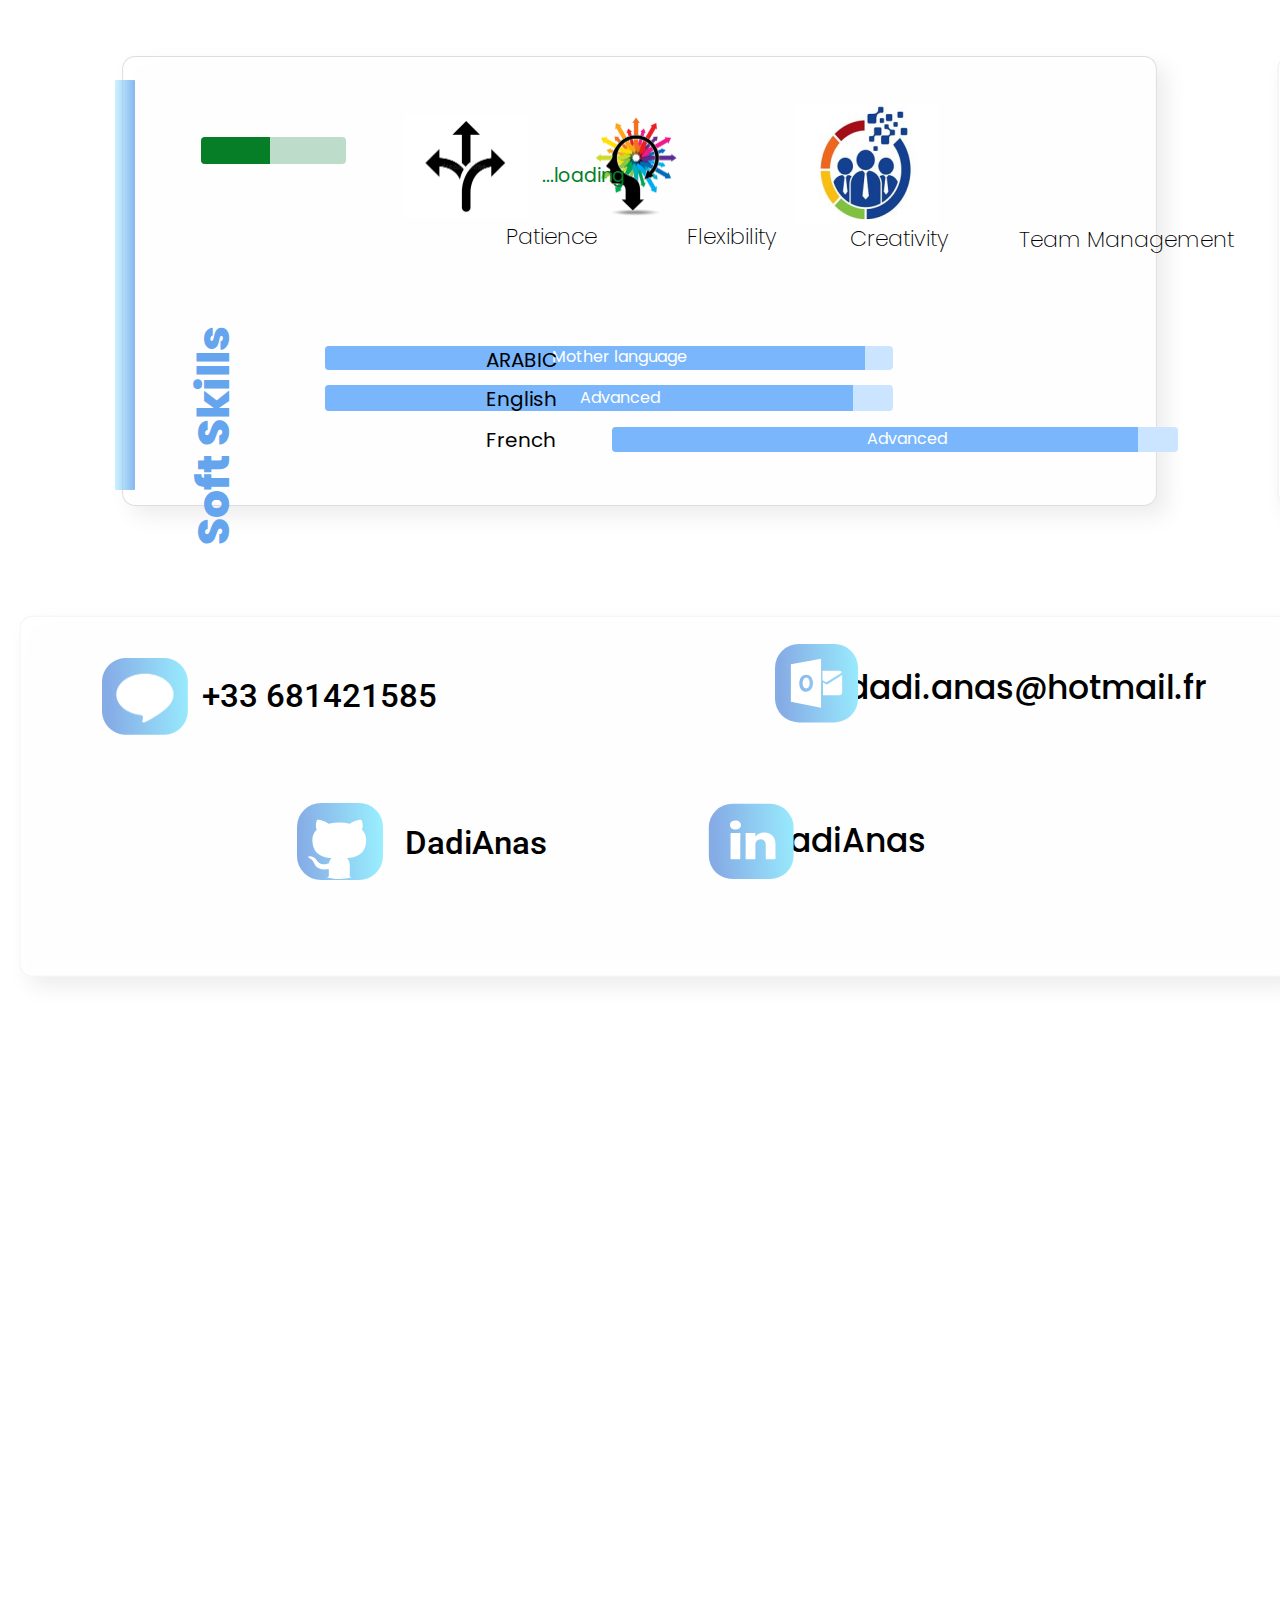
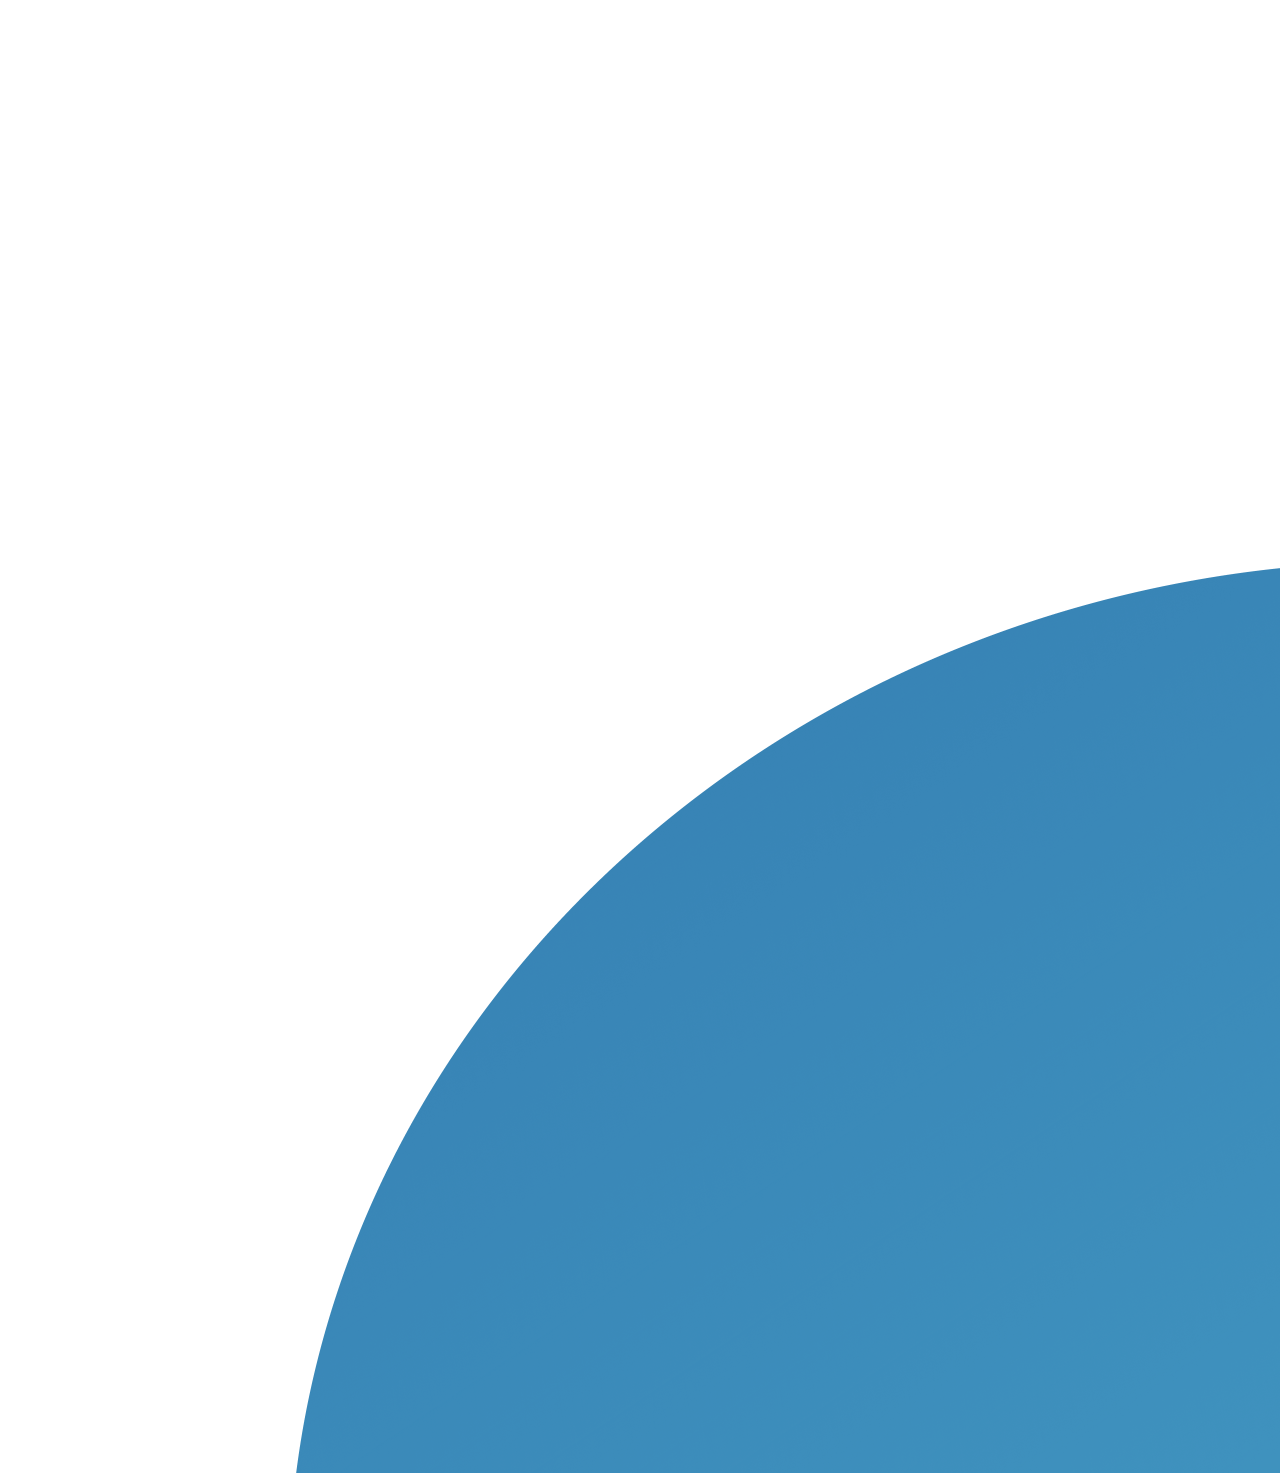
<file: resume-page11.html>
<!DOCTYPE html><html><head><meta charset="utf-8"><meta name="viewport" content="initial-scale=1, width=device-width"><link rel="stylesheet" href="index.ddfe94a8.css"><link rel="stylesheet" href="resume-page11.b916e14c.css"><link rel="stylesheet" href="https://fonts.googleapis.com/css2?family=Roboto:wght@500;900&display=swap"><link rel="stylesheet" href="https://fonts.googleapis.com/css2?family=Poppins:wght@200;300;400;500;600;700;800&display=swap"><link rel="stylesheet" href="https://fonts.googleapis.com/css2?family=Inter:wght@300&display=swap"></head><body> <div class="resume-page13"> <div class="frame-parent44"> <img class="background-icon9" alt src="background@2x.be0a9fb2.png"> <header class="advanced-language"> <div class="union-symbol"> <h1 class="soft-skills1">Soft Skills</h1> <div class="wrapper-union-container"> <div class="wrapper-union11"> <img class="union-icon13" alt src="union.46fb1fad.svg"> </div> <div class="rectangle-wrapper"> <div class="frame-child35"></div> </div> <img class="team-management-1-icon2" loading="lazy" alt src="teammanagement-1@2x.6350d9e6.png"> <img class="team-management-1-icon3" loading="lazy" alt src="teammanagement-1-1@2x.c48845fa.png"> <img class="a3852513d14b5365c4c26429179dc9-icon1" loading="lazy" alt src="6a3852513d14b5365c4c26429179dc998abb7bf3-1@2x.1b93b772.png"> <div class="rectangle-parent6"> <div class="frame-child36"></div> <div class="flexibility-text"></div> </div> <div class="rectangle-parent7"> <div class="frame-child37"></div> <div class="a-r-a-b-i-c-e-n-g-frame"> <div class="a-r-a-b-i-c-e-n-g-frame-child"></div> <div class="advanced2">Advanced</div> </div> </div> <div class="rectangle-parent8"> <div class="frame-child38"></div> <div class="rectangle-parent9"> <div class="frame-child39"></div> <div class="mother-language1">Mother language</div> </div> </div> </div> <div class="creativity-text"> <div class="a-r-a-b-i-c-english-text-parent"> <div class="a-r-a-b-i-c-english-text"> <div class="soft-skills-label-parent"> <div class="soft-skills-label"> <div class="loading1">...loading</div> </div> <div class="flexibility-frame"> <div class="creativity-frame"> <div class="patience1">Patience</div> </div> <nav class="flexibility-parent"> <div class="flexibility1">Flexibility</div> <div class="creativity-wrapper"> <div class="creativity1">Creativity</div> </div> <div class="team-management1">Team Management</div> </nav> </div> </div> </div> <div class="arabic-parent"> <div class="arabic1">ARABIC</div> <div class="english1">English</div> <div class="french-parent"> <div class="french1">French</div> <div class="rectangle-parent10"> <div class="frame-child40"></div> <div class="rectangle-parent11"> <div class="frame-child41"></div> <div class="advanced3">Advanced</div> </div> </div> </div> </div> </div> </div> </div> <div class="education-parent"> <h1 class="education1">Education</h1> <div class="rectangle-parent12"> <div class="frame-child42"></div> <div class="tarik-ibnou-ziad-high-school1"> <div class="mathamitaics-science-a"> <div class="tarik-ibnou-ziad1"> Tarik Ibnou Ziad High School </div> <div class="mathamitaics-science-a-3-yea-parent"> <div class="mathamitaics-science-a-container1"> <span class="mathamitaics-science1">Mathamitaics Science</span> <span class="a-31"> A - 3 year</span> </div> <div class="math-science-year">09/2013 - 07/2016</div> </div> </div> </div> <div class="azrou-location"> <div class="azrou-morocco2">Azrou, Morocco</div> <img class="vector-path-icon" loading="lazy" alt src="vector-71.37b60dd2.svg"> </div> </div> <div class="omar-i-bn-alkhattab-background"> <div class="omar-i-bn-alkhattab-background-child"></div> <div class="e-n-s-e-t-mohammedia-frame"> <div class="c-p-g-e-omaribn-alkhattab-fram"> <div class="cpge-omar-ibn1">CPGE- Omar ibn Alkhattab</div> <div class="physics-and-engineer1"> Physics and Engineer Science - 2 years </div> </div> </div> <div class="e-n-s-e-t"> <div class="c-s-engineering">09/2016 -07/2018</div> <div class="mohammedia"> <div class="vector9"> <img class="year-icon" loading="lazy" alt src="vector-71.37b60dd2.svg"> <div class="meknes-morocco1">Meknes, Morocco</div> </div> </div> </div> </div> <div class="omar-i-bn-alkhattab-background1"> <div class="omar-i-bn-alkhattab-background-item"></div> <div class="enset-mohammedia-container"> <div class="enset-mohammedia5">ENSET Mohammedia</div> </div> <div class="cs-engineering-big-data-clo-wrapper"> <div class="cs-engineering-big1"> CS Engineering, Big Data & Cloud Comoputing - 3 years </div> </div> <div class="tarik-ibnou-ziad-high-school2"> <div class="mathamitaics">09/2018 - 07/2021</div> <div class="azrou"> <div class="vector10"> <div class="mohammedia-morocco3">Mohammedia, Morocco</div> <img class="dadi-anas-icon" loading="lazy" alt src="vector-71.37b60dd2.svg"> </div> </div> </div> </div> <div class="rectangle-triple"> <div class="wrapper-union12"> <img class="union-icon14" alt src="union-11.f2c04dd2.svg"> </div> <div class="union-frame3"></div> <div class="union-frame4"></div> <div class="union-frame5"></div> </div> </div> </header> <div class="email-frame"> <div class="frame-dadi-anas1"> <div class="frame-dadi-anas-info"> <div class="frame-exclude1"> <div class="empty-frame"> <div class="dadi-anas-text">+33 681421585</div> </div> <h2 class="dadianas6">DadiAnas</h2> </div> </div> <div class="group-git-hub-exclude"> <div class="exclude-line"> <h2 class="dadianashotmailfr3">dadi.anas@hotmail.fr</h2> </div> <h2 class="dadianas7">DadiAnas</h2> </div> <div class="wrapper-union-parent1"> <div class="wrapper-union13"> <img class="union-icon15" alt src="union-7.afd9f718.svg"> </div> <img class="outlook-icon3" loading="lazy" alt src="outlook-1.f2cb294e.svg"> <img class="frame-child43" loading="lazy" alt src="group-35.df78f1dc.svg"> <div class="github3"> <div class="rectangle11"></div> <img class="exclude-icon3" loading="lazy" alt src="exclude.d3d8c1f0.svg"> </div> <img class="line-icon3" loading="lazy" alt src="line-1@2x.bb6784d1.png"> </div> </div> </div> </div> </div> </body></html>
</file>
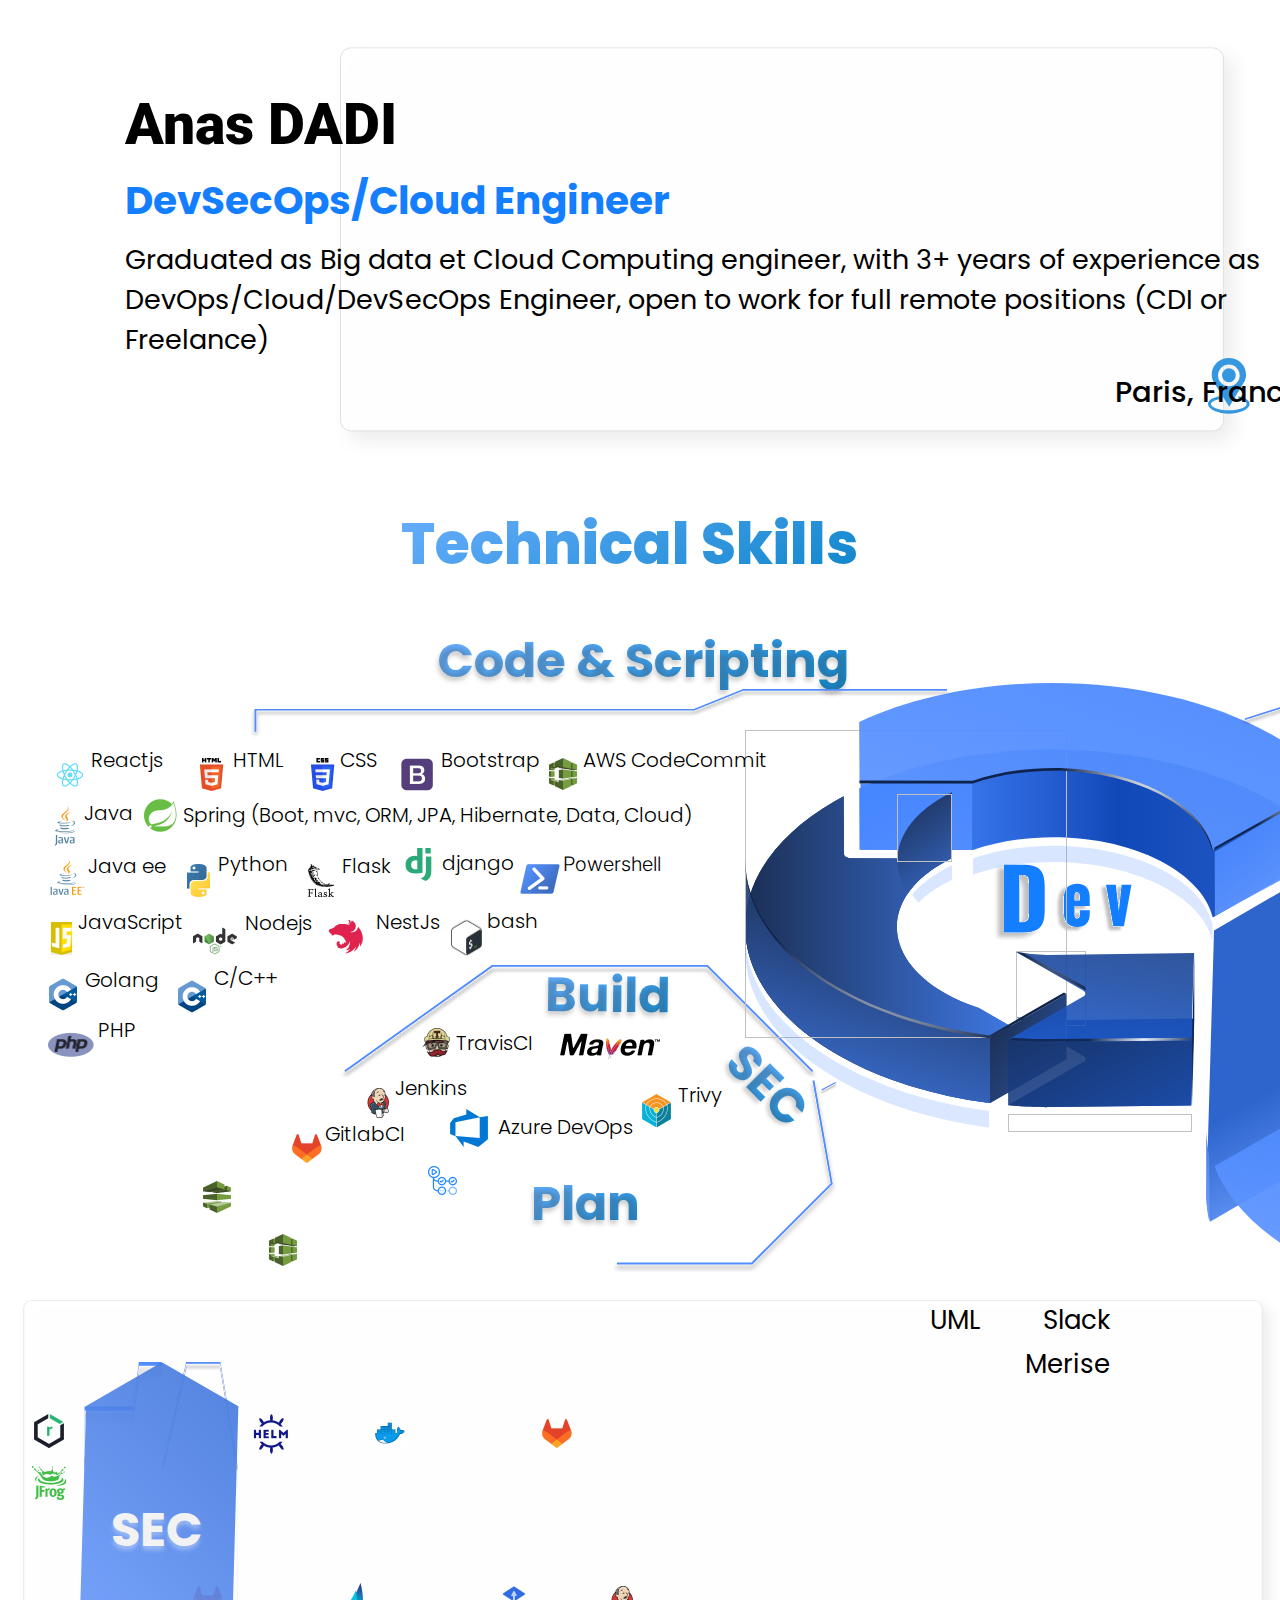
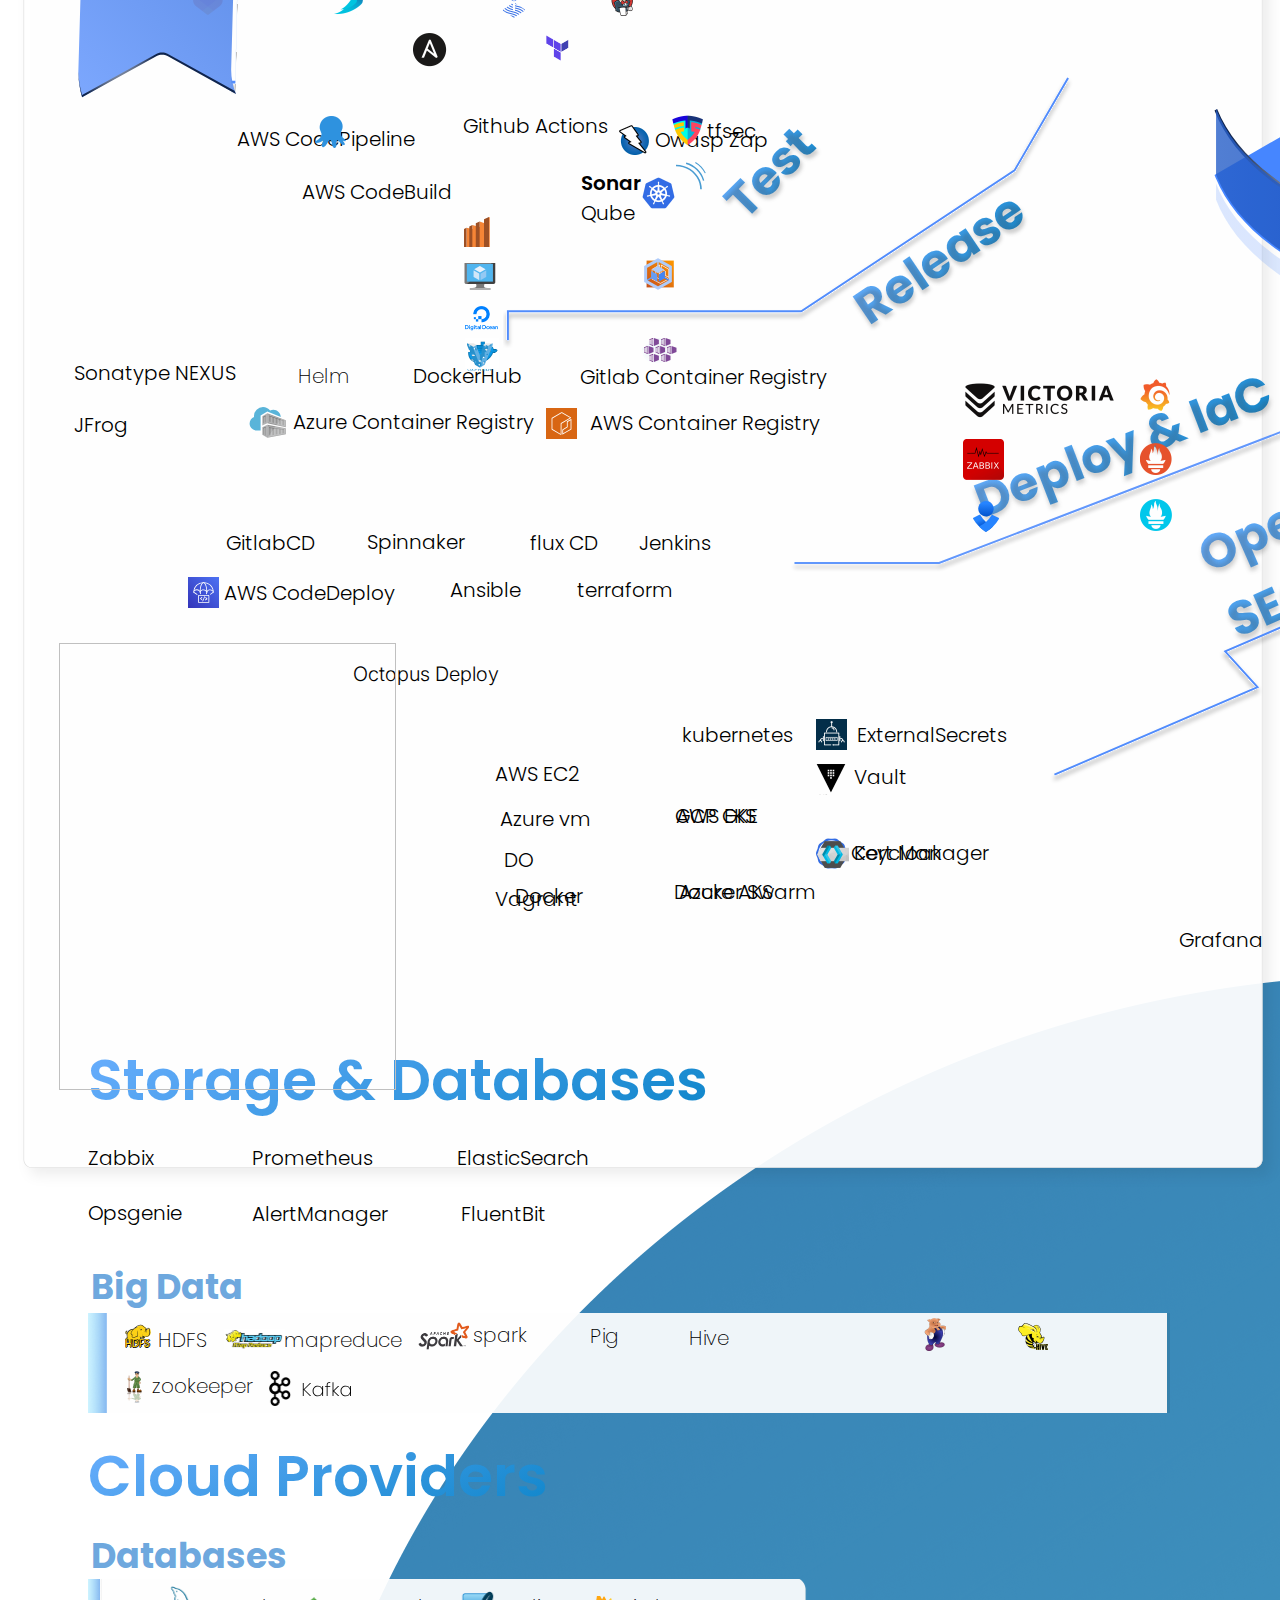
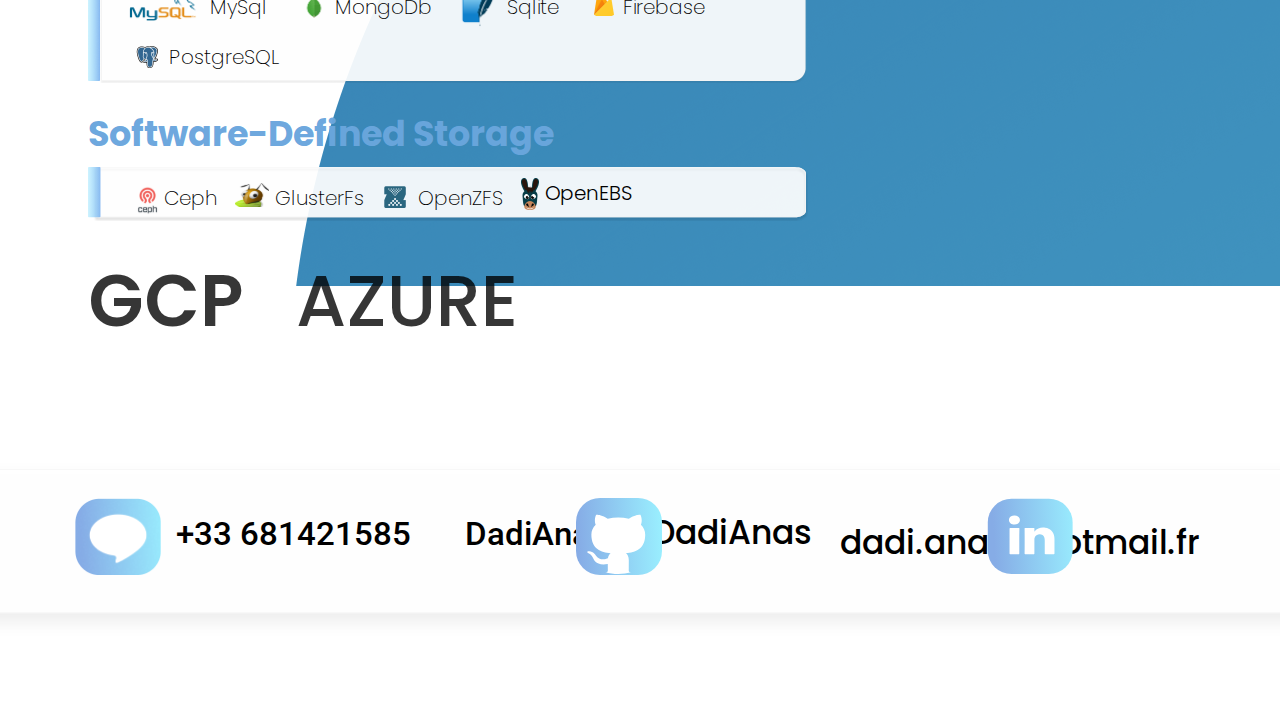
<file: resume-page2.html>
<!DOCTYPE html><html><head><meta charset="utf-8"><meta name="viewport" content="initial-scale=1, width=device-width"><link rel="stylesheet" href="index.ddfe94a8.css"><link rel="stylesheet" href="resume-page2.d612e522.css"><link rel="stylesheet" href="https://fonts.googleapis.com/css2?family=Roboto:wght@500;900&display=swap"><link rel="stylesheet" href="https://fonts.googleapis.com/css2?family=Poppins:wght@200;300;400;500;600;700;800&display=swap"><link rel="stylesheet" href="https://fonts.googleapis.com/css2?family=Inter:wght@300&display=swap"></head><body> <div class="resume-page21"> <div class="icondadianashotmailfr"> <img class="background-icon5" alt src="background@2x.be0a9fb2.png"> <div class="union8"> <header class="outlook"> <div class="framebackground"> <div class="imagelogogradientblueopsgenie"> <div class="image-61"></div> <img class="image-5-icon1" loading="lazy" alt src="image-5@2x.b1aa9f1d.png"> </div> </div> <div class="vector-vector-vector"> <div class="frameawscodepipeline"> <div class="awscodebuild"> <h1 class="anas-dadi1">Anas DADI</h1> <h2 class="devsecopscloud-engineer1"> DevSecOps/Cloud Engineer </h2> </div> <div class="nexus-repo-icon"> <h3 class="graduated-as-big1"> Graduated as Big data et Cloud Computing engineer, with 3+ years of experience as DevOps/Cloud/DevSecOps Engineer, open to work for full remote positions (CDI or Freelance) </h3> <div class="awscodepipeline"> <div class="wrapper-union7"> <img class="union-icon8" alt src="union.46fb1fad.svg"> </div> <img class="group-icon5" loading="lazy" alt src="group.9ab74c2d.svg"> </div> </div> </div> <div class="nexus-repo-icon1"> <h3 class="paris-france3">Paris, France</h3> </div> </div> </header> <div class="background4"> <div class="frame-a"> <h1 class="technical-skills1">Technical Skills</h1> </div> <div class="vector-c"> <div class="group-d"> <div class="base-background-e"> <div class="content-image-f"> <div class="blue-logo-gradient-g"> <div class="mini-logos-h"> <h1 class="code-scripting1">Code & Scripting</h1> </div> <div class="container-frame-j"> <div class="line-vector-k"> <div class="content-frame-l"> <div class="visual-group-m"> <div class="a-w-s-logo-n"> <div class="reactjs1">Reactjs</div> </div> <div class="html1">HTML</div> <div class="css1">CSS</div> </div> <div class="bootstrap1">Bootstrap</div> <div class="aws-codecommit1">AWS CodeCommit</div> </div> </div> <div class="sub-visual-group-t"> <div class="author-name-dadi-anas-u"> <div class="java1">Java</div> <div class="nexus-logo-group"> <div class="python-logos"> <div class="logo-small-12"> <img class="px-python-logo-notext-1-icon31" alt src="1024pxpythonlogonotext-1@2x.ca4a9a87.png"> </div> <div class="spring-boot-mvc1"> Spring (Boot, mvc, ORM, JPA, Hibernate, Data, Cloud) </div> </div> </div> </div> <div class="frame-parent18"> <div class="frame-parent19"> <div class="java-ee-wrapper"> <div class="java-ee1">Java ee</div> </div> <div class="logosmall"> <div class="javascript1">JavaScript</div> <div class="background5"> <div class="golang-parent"> <div class="golang1">Golang</div> <div class="php-wrapper"> <div class="php1">PHP</div> </div> </div> </div> </div> </div> <div class="icon2"> <div class="jira"> <div class="python1">Python</div> </div> <div class="power-shell-logo"> <div class="a-w-s-logos"> <div class="nodejs1">Nodejs</div> </div> <div class="cc1">C/C++</div> </div> </div> <div class="frame-parent20"> <div class="frame-wrapper3"> <div class="frame-parent21"> <div class="path-parent"> <div class="path"> <div class="flask1">Flask</div> </div> <div class="group7"> <button class="logo-small-13"> <img class="px-python-logo-notext-1-icon32" alt src="1024pxpythonlogonotext-1-1@2x.41726378.png"> </button> <div class="vmware-v-sphere-host"> <div class="django1">django</div> </div> </div> </div> <div class="powershell1">Powershell</div> </div> </div> <div class="logogradientblueopsgenie"> <div class="logosmall1"> <div class="vector1"> <div class="nestjs1">NestJs</div> </div> <div class="bash1">bash</div> </div> <h1 class="build1">Build</h1> </div> <div class="icon-frame-parent"> <div class="icon-frame"> <div class="awscodepipeline1"> <div class="nexus-repo-icon2"> <div class="px-pythonlogo"> <div class="trivy1">Trivy</div> <h1 class="sec2">SEC</h1> </div> <img class="image-icon" alt src="image.11033126.svg"> </div> <div class="logogradientblueopsgenie1"> <div class="logosmall2"> <div class="travisci1">TravisCI</div> <div class="apache-maven-logo-2-parent"> <img class="apache-maven-logo-2-icon1" loading="lazy" alt src="apache-maven-logo-2@2x.6771ebd7.png"> <img class="frame-child20" alt src="vector-2.d0a40915.svg"> <img class="px-python-logo-notext-1-icon33" alt src="1024pxpythonlogonotext-1-3@2x.15d0756e.png"> </div> </div> <div class="vector-vector-vector-vector-ve"> <div class="jenkins2">Jenkins</div> </div> </div> <div class="azure-devops1"> Azure DevOps </div> </div> </div> <div class="path1"> <div class="gitlabci1">GitlabCI</div> <img class="azure-devops-icon1" alt src="azure-devops.d886a7d6.svg"> </div> </div> </div> </div> </div> </div> </div> <div class="content-image-f-inner"> <div class="frame-parent22"> <div class="plan-wrapper"> <h1 class="plan1">Plan</h1> </div> <div class="frame-parent23"> <div class="frame-wrapper4"> <div class="uml-group"> <div class="uml1">UML</div> <div class="slack1">Slack</div> </div> </div> <div class="frame-parent24"> <div class="frame-wrapper5"> <div class="frame-parent25"> <div class="vector-container"> <img class="vector-icon18" alt src="vector-1.fd8b4cc8.svg"> <img class="vector-icon19" alt src="vector-2.d0a40915.svg"> <img class="vector-icon20" alt src="vector-3.0a76bdf5.svg"> <img class="vector-icon21" alt src="vector-4.d5b16f7f.svg"> <img class="vector-icon22" alt src="vector-5.182a4296.svg"> </div> <h1 class="sec3">SEC</h1> </div> </div> <div class="merise1">Merise</div> </div> </div> </div> </div> </div> </div> <div class="github-actions-parent"> <div class="github-actions1">Github Actions</div> <div class="aws-container-registry1"> AWS Container Registry </div> <div class="logo-container"> <div class="dockerhub1">DockerHub</div> <div class="flux-cd1">flux CD</div> <div class="spinnaker1">Spinnaker</div> <div class="kubernetes1">kubernetes</div> <div class="helm1">Helm</div> <div class="terraform1">terraform</div> <div class="ansible1">Ansible</div> <div class="jenkins3">Jenkins</div> <div class="gitlabcd1">GitlabCD</div> <div class="sonatype-nexus1">Sonatype NEXUS</div> <div class="jfrog1">JFrog</div> <div class="aws-codepipeline1">AWS CodePipeline</div> <div class="aws-codebuild1">AWS CodeBuild</div> <div class="aws-codedeploy1">AWS CodeDeploy</div> <img class="aws-codedeploy-icon1" alt src="awscodedeploy.72762b32.svg"> <img class="amazon-ec2-container-registry-icon1" alt src="amazonec2containerregistry-lightbg.a2671283.svg"> <img class="container-registries-icon1" alt src="container-registries.70adc54f.svg"> <div class="azure-container-registry1"> Azure Container Registry </div> <div class="vagrant1">Vagrant</div> <div class="aws-ec21">AWS EC2</div> <div class="azure-vm1">Azure vm</div> <div class="logogradientblueopsgenie2"> <div class="docker1">Docker</div> <div class="do1">DO</div> </div> <div class="logo"> <div class="azure-aks1">Azure AKS</div> <div class="docker-swarm1">Docker Swarm</div> </div> <div class="octopus-deploy1">Octopus Deploy</div> <div class="vector2"> <div class="gitlab-container-registry1"> Gitlab Container Registry </div> <div class="kibana1">Kibana</div> <div class="grafana1">Grafana</div> <h1 class="release1">Release</h1> <h1 class="deploy-iac1">Deploy & IaC</h1> <h1 class="monitor1">Monitor</h1> <div class="path-group"> <img class="path-icon" loading="lazy" alt src="vector-6.71a20c95.svg"> <img class="path-icon1" alt src="vector-7.25cfbb60.svg"> <img class="path-icon2" alt src="vector-8.76719241.svg"> </div> <img class="group-icon6" alt src="group-1.f979fc11.svg"> <div class="vector3"> <div class="group8"> <div class="px-amazon-web-services-logo"> <div class="frame-layout"> <img class="background-icon6" alt src="paris-france@2x.56036fdf.png"> <div class="externalsecrets1"> ExternalSecrets </div> </div> </div> <div class="awscode-build"> <img class="vault-verticallogo-fullcolor-2-icon1" loading="lazy" alt src="vault-verticallogo-fullcolor-2@2x.40cfba03.png"> <div class="nexus-repo-icon3"> <div class="vault1">Vault</div> </div> </div> </div> <div class="vector4"> <div class="operate-sec-parent"> <h1 class="operate-sec1">Operate& SEC</h1> <img class="awscode-pipeline-icon" alt src="internships.1a3efafc.svg"> </div> </div> </div> <div class="path-container"> <div class="path2"> <img class="frame-icon2" alt src="project-objective@2x.2ff4305a.png"> <img class="keycloak-logo-1-icon1" alt src="keycloak-logo-1@2x.cfde3082.png"> </div> <div class="cert-manager1">Cert Manager</div> </div> <div class="keycloak1">Keycloak</div> </div> <div class="logo1"> <div class="gcp-gke1">GCP GKE</div> <div class="aws-eks1">AWS EKS</div> </div> </div> <div class="azure1"> <div class="px-pythonlogo1"> <div class="octopus-deploylogo"> <div class="owasp-zap-group"> <div class="owasp-zap1">Owasp Zap</div> <h1 class="test1">Test</h1> </div> <div class="logo-container1"> <div class="tfsec1">tfsec</div> </div> </div> </div> <div class="sonarqube1"> <span class="sonar">Sonar</span> <span class="qube">Qube</span> </div> <div class="awscodepipeline-parent"> <img class="awscodepipeline-icon" alt src="internship-program@2x.61e25956.png"> <img class="awscodebuild-icon" alt src="i-t-monitoring-solution.027bd881.svg"> <img class="px-pythonlogonotext-icon" alt src="vector.c02764b9.svg"> <img class="tfsec-1-icon1" alt src="tfsec-1@2x.811f5130.png"> </div> </div> </div> </div> </div> <div class="octopus-deploylogo1"> <div class="vector5"> <div class="image"> <div class="logogradientblueopsgenie3"> <div class="logosmall3"> <h1 class="storage-databases1">Storage & Databases</h1> </div> <div class="icon3"> <div class="jira1"> <div class="zabbix1">Zabbix</div> <div class="opsgenie1">Opsgenie</div> </div> <div class="awseclogovector"> <div class="prometheus1">Prometheus</div> <div class="alertmanager1">AlertManager</div> </div> <div class="group9"> <div class="elasticsearch1">ElasticSearch</div> <div class="fluentbit-wrapper"> <div class="fluentbit1">FluentBit</div> </div> </div> </div> </div> </div> <div class="frame-parent26"> <div class="frame-parent27"> <div class="big-data-wrapper"> <h2 class="big-data1">Big Data</h2> </div> <div class="background-parent"> <div class="background6"> <div class="frame-parent28"> <img class="frame-child21" alt src="group-60@2x.ff7372bc.png"> <div class="frame-parent29"> <img class="frame-child22" alt src="group-28@2x.e2f42d6f.png"> <img class="frame-child23" alt src="group-28-1@2x.e07be4eb.png"> <div class="confluence"> <div class="jira2"> <div class="frame-parent30"> <div class="azure-hdinsight-color-wrapper"> <div class="azure-hdinsight-color2"> <div class="azure-hdinsight-color3"> <img class="frame-stack-icon" alt src="vector-9.dcaa7fac.svg"> <div class="background-image"> <div class="logo-container2"> <img class="figma-nodes-array" alt src="vector-10.dc9fefaf.svg"> <img class="vector-shape-icon" alt src="vector-11.28f8864d.svg"> <img class="figma-nodes-array1" alt src="vector-12.3bec96c3.svg"> <img class="text-label-icon" alt src="vector-13.791f4768.svg"> <img class="nexus-repo-icon4" alt src="vector-14.7977d9b3.svg"> </div> </div> <div class="vector-wrapper"> <img class="vector-icon23" alt src="vector-15.7cd52175.svg"> </div> <img class="aws-code-pipeline" alt src="vector-16.3e03ff61.svg"> <div class="aws-code-build"> <img class="octopus-deploy-logo" alt src="vector-17.a99199ed.svg"> </div> <div class="azure2"> <img class="python-logonotext-icon" alt src="vector-18.4a6f853f.svg"> <div class="hdfs2">HDFS</div> </div> </div> </div> </div> <div class="hdfs3">HDFS</div> <div class="frame-parent31"> <img class="frame-child24" loading="lazy" alt src="group-28-21@2x.c58acce9.png"> <div class="mapreduce1">mapreduce</div> </div> <div class="group10"> <div class="amazon-web-services-logo"> <img class="amazon-web-services-logo-child" loading="lazy" alt src="group-28-3@2x.71abb39b.png"> <div class="spark1">spark</div> </div> </div> </div> <div class="nexus-logos"> <div class="background-frame"> <div class="image-set"> <img class="image-set-child" alt src="group-28-4@2x.05c8cb62.png"> <div class="zookeeper1">zookeeper</div> </div> <div class="logos-small"> <img class="logos-small-child" alt src="group-28-51@2x.06a83508.png"> <div class="logos-small-inner"> <img class="frame-child25" alt src="group-20.a96357d6.svg"> </div> </div> </div> </div> </div> <div class="pig1">Pig</div> <div class="hive1">Hive</div> </div> </div> </div> </div> <h1 class="cloud-providers1">Cloud Providers</h1> </div> </div> <div class="confluence-icon-parent"> <div class="confluence-icon1"> <h2 class="databases1">Databases</h2> </div> <div class="frame-parent32"> <img class="frame-child26" alt src="group-109@2x.4021a0b3.png"> <div class="v-mware-v-sphere-host"> <div class="git-hub-exclude-l-i-n-e-parent"> <div class="git-hub-exclude-l-i-n-e"> <div class="outlook-frame"> <div class="text-nodes"> <div class="group-group"> <div class="group11"> <img class="px-python-logo-notext-1-icon34" loading="lazy" alt src="1024pxpythonlogonotext-1-4@2x.52d3e099.png"> </div> <div class="mysql1">MySql</div> </div> <div class="px-python-logo-notext-1-parent3"> <img class="px-python-logo-notext-1-icon35" alt src="1024pxpythonlogonotext-1-5@2x.079e02a7.png"> <div class="mongodb1">MongoDb</div> </div> </div> <div class="vector6"> <img class="px-python-logo-notext-1-icon36" alt src="1024pxpythonlogonotext-1-6@2x.a5bbd4d6.png"> <div class="frame-parent33"> <div class="px-python-logo-notext-1-wrapper"> <img class="px-python-logo-notext-1-icon37" loading="lazy" alt src="1024pxpythonlogonotext-1-7@2x.6e4b0f73.png"> </div> <div class="sqlite1">Sqlite</div> </div> </div> </div> </div> <div class="px-python-logo-notext-1-parent4"> <img class="px-python-logo-notext-1-icon38" loading="lazy" alt src="1024pxpythonlogonotext-1-8@2x.9b051cdc.png"> <div class="postgresql1">PostgreSQL</div> </div> </div> </div> <div class="firebase1">Firebase</div> </div> </div> <div class="group12"> <h2 class="software-defined-storage1"> Software-Defined Storage </h2> <div class="awseclogovector1"> <div class="frame-parent34"> <img class="frame-child27" alt src="group-58.174111b3.svg"> <div class="python-logos1"> <div class="nexus-repo-icon5"> <img class="nexus-repo-icon-child" loading="lazy" alt src="group-56.4b70f6ab.svg"> <div class="ceph1">Ceph</div> </div> </div> <div class="background7"> <div class="frame-parent35"> <div class="frame-parent36"> <img class="frame-child28" alt src="group-57.ced261b8.svg"> <div class="glusterfs1">GlusterFs</div> </div> <div class="vector7"> <div class="openzfs-logo-1-wrapper"> <img class="openzfs-logo-1-icon1" alt src="openzfs-logo-1@2x.098f6eb0.png"> </div> <div class="openzfs1">OpenZFS</div> </div> </div> </div> <div class="logo-2-group"> <img class="logo-2-icon1" alt src="logo-2@2x.5521b477.png"> <div class="openebs1">OpenEBS</div> </div> </div> <div class="vector8"> <div class="confluence1"> <h1 class="gcp1">GCP</h1> <h1 class="azure3">AZURE</h1> </div> </div> </div> </div> </div> </div> </div> <div class="frame-container1"> <div class="wrapper-background1"> <img class="background-icon7" alt src="background-1.7eeffb6d.svg"> </div> <img class="gitlab-logo-100-2-icon4" alt src="gitlablogo100-2@2x.98825647.png"> <img class="px-python-logo-notext-1-icon39" alt src="1024pxpythonlogonotext-1-9@2x.27ac0a4d.png"> <img class="image-15-icon1" loading="lazy" alt src="image-15@2x.f78747a0.png"> <img class="image-16-icon1" alt src="image-16@2x.9674e49c.png"> <img class="image-17-icon1" loading="lazy" alt src="image-17@2x.8263f67f.png"> <img class="logo-gradient-blue-opsgenie-icon1" alt src="logogradientblueopsgenie.627e0511.svg"> <img class="vm-2-icon1" loading="lazy" alt src="vm-2@2x.c183773e.png"> <img class="prometheus-software-logo-2-icon2" alt src="prometheus-software-logo-2@2x.6ea360a6.png"> <img class="prometheus-software-logo-2-icon3" alt src="prometheus-software-logo-2-1@2x.4c43889f.png"> <img class="px-python-logo-notext-2-icon2" alt src="1024pxpythonlogonotext-2@2x.242ac486.png"> <img class="logo-group-icon" alt src="frame@2x.a5c9d8b8.png"> <img class="spinnaker-logo-stacked-2-icon1" alt src="spinnakerlogostacked-2@2x.c3a0bd63.png"> <img class="kubernetes-logo-1-icon1" loading="lazy" alt src="kuberneteslogo-1@2x.08780d3b.png"> <img class="kubernetes-logo-2-icon1" alt src="kuberneteslogo-2@2x.0b673f9e.png"> <img class="px-python-logo-notext-1-icon40" alt src="1024pxpythonlogonotext-1-9@2x.27ac0a4d.png"> <img class="px-python-logo-notext-1-icon41" alt src="1024pxpythonlogonotext-1-11@2x.7ff570ff.png"> <img class="px-python-logo-notext-1-icon42" loading="lazy" alt src="1024pxpythonlogonotext-1-12@2x.35abb4d4.png"> <img class="image-7-2-icon1" alt src="image7-2@2x.b61b1db7.png"> <img class="px-python-logo-notext-1-icon43" alt src="1024pxpythonlogonotext-1-13@2x.4c32b6c4.png"> <img class="px-python-logo-notext-1-icon44" alt src="1024pxpythonlogonotext-1-14@2x.27f439ca.png"> <img class="px-python-logo-notext-1-icon45" alt src="1024pxpythonlogonotext-1-15@2x.2074bc55.png"> <img class="px-python-logo-notext-1-icon46" alt src="1024pxpythonlogonotext-1-16@2x.2b5e2e2d.png"> <img class="logo-small-1-icon1" alt src="logosmall-1.57084513.svg"> <img class="px-iso-c-logo-1-icon5" alt src="1200pxiso-c-logo-1@2x.f1a9f659.png"> <img class="px-iso-c-logo-1-icon6" alt src="1200pxiso-c-logo-1@2x.f1a9f659.png"> <img class="px-iso-c-logo-1-icon7" alt src="1200pxiso-c-logo-1-2@2x.0a8c1fbb.png"> <img class="px-iso-c-logo-1-icon8" alt src="1200pxiso-c-logo-1-3@2x.a60c22fb.png"> <img class="px-iso-c-logo-1-icon9" alt src="1200pxiso-c-logo-1-4@2x.72826a15.png"> <img class="px-python-logo-notext-1-icon47" alt src="1024pxpythonlogonotext-1-17@2x.ff317961.png"> <img class="px-python-logo-notext-1-icon48" loading="lazy" alt src="1024pxpythonlogonotext-1-18@2x.5715d8bc.png"> <img class="px-python-logo-notext-1-icon49" loading="lazy" alt src="1024pxpythonlogonotext-1-19@2x.88464616.png"> <img class="px-python-logo-notext-1-icon50" loading="lazy" alt src="1024pxpythonlogonotext-1-20@2x.f13c1f18.png"> <img class="px-python-logo-notext-1-icon51" loading="lazy" alt src="1024pxpythonlogonotext-1-21@2x.82e99462.png"> <img class="vectors-list-icon" alt src="vector-1.fd8b4cc8.svg"> <img class="px-python-logo-notext-1-icon52" alt src="1024pxpythonlogonotext-1-2@2x.9e4249ed.png"> <img class="px-python-logo-notext-1-icon53" alt src="1024pxpythonlogonotext-1-2@2x.9e4249ed.png"> <img class="gitlab-logo-100-2-icon5" alt src="gitlablogo100-2@2x.98825647.png"> <img class="gitlab-logo-100-2-icon6" alt src="gitlablogo100-2-1@2x.351c1e4a.png"> <img class="gitlab-logo-100-2-icon7" alt src="gitlablogo100-2@2x.98825647.png"> <img class="f2af61146c55b6e172fa5b3-nexusr-icon2" alt src="5f2af61146c55b6e172fa5b3-nexusrepo-icon-2@2x.07b0b021.png"> <img class="f2af61146c55b6e172fa5b3-nexusr-icon3" alt src="5f2af61146c55b6e172fa5b3-nexusrepo-icon-2-1@2x.049f895c.png"> <div class="logo-group"> <img class="a-w-s-logos1" alt src="vector-19.249ce958.svg"> <div class="background-image1"> <img class="vector-components-icon" alt src="vector-20.8c205d94.svg"> <img class="frame-child-a" alt src="vector-21.20df84d8.svg"> </div> </div> <div class="frame-with-three-vectors"> <img class="horizontal-vector-icon" alt src="vector-22.bff5aa31.svg"> <img class="vertical-vector-icon" alt src="vector-23.411b45f6.svg"> <img class="third-vector-icon" alt src="vector-24.8c62e6c2.svg"> </div> <div class="logo-group1"> <img class="vector-icon24" alt src="vector-25.3f76c2ee.svg"> <div class="vector-parent1"> <img class="vector-icon25" alt src="vector-26.15e15b1d.svg"> <div class="logo-blue-ops-genie-parent"> <img class="logo-blue-ops-genie" alt src="vector-27.f71e4052.svg"> <img class="octopus-deploy-icon" alt src="vector-28.d1a25bec.svg"> <img class="awscode-pipeline-icon1" alt src="vector-29.320e07af.svg"> </div> </div> </div> <img class="empty-background-frame" alt> <div class="logo-group2"> <img class="vector-icon26" alt> <div class="vector-parent2"> <img class="vector-icon27" alt> <div class="vector-parent3"> <img class="vector-icon28" alt> <div class="vector-parent4"> <img class="vector-icon29" alt src="vector-34.7821cb1f.svg"> <img class="vector-icon30" loading="lazy" alt> </div> <img class="vector-icon31" alt src="vector-36.69465974.svg"> </div> </div> </div> <img class="logo-group-icon1" alt src="vector-37.359ac407.svg"> <div class="logo-group3"> <img class="vector-icon32" alt src="vector-38.13ef96c0.svg"> <img class="vector-icon33" alt src="vector-39.7ed5d9a8.svg"> </div> <img class="group-containing-two-vectors" alt src="vector-40.7c904445.svg"> <div class="logo-group4"> <img class="vector-icon34" alt src="vector-41.0a0ee188.svg"> <img class="vector-icon35" alt src="vector-42.8ef2a66e.svg"> </div> <div class="frame-with-path-and-two-vector"> <img class="frame-with-path-and-two-vector-child" alt src="barid-al-maghrib-bank.00333c58.svg"> <img class="vector-icon36" alt src="vector-43.9865448e.svg"> </div> <img class="vector-icon37" loading="lazy" alt> <div class="logo-group5"> <img class="horizontal-gradient-icon" alt> <img class="vector-icon38" alt src="vector-46.744d1b54.svg"> <img class="horizontal-gradient-icon1" loading="lazy" alt src="vector-47.b7366c7e.svg"> <img class="image-placeholders-icon" alt src="vector-48.8d68fc7b.svg"> </div> <div class="logo-group6"> <img class="vector-icon39" alt src="vector-49.ee46fe5a.svg"> <img class="vector-icon40" alt src="vector-50.f8f55b28.svg"> <img class="vector-icon41" alt src="vector-51.2ac0c922.svg"> <img class="vector-icon42" alt src="vector-52.12499252.svg"> </div> <div class="frame-with-three-paths"> <div class="wrapper-path-15311"> <img class="path-1531-icon1" loading="lazy" alt src="path-1531.693b9c82.svg"> </div> <img class="path-1532-icon1" alt src="path-1532.3a91c02d.svg"> <img class="path-1533-icon1" alt src="path-1533.23ef58d0.svg"> <img class="jira-logo-icon" alt src="vector-53.867dd9b9.svg"> </div> <div class="logo-group7"> <img class="vector-icon43" alt src="vector-54.abdac9de.svg"> <img class="vector-icon44" alt src="vector-55.c4256a9e.svg"> <img class="vector-icon45" loading="lazy" alt src="vector-56.0d901afe.svg"> </div> <div class="logo-group8"> <img class="vector-icon46" alt src="vector-57.a37a1819.svg"> <img class="vector-icon47" alt src="vector-58.b9518731.svg"> </div> <div class="logo-group9"> <img class="vector-icon48" alt src="vector-59.1abeb22f.svg"> <div class="vector-parent5"> <img class="vector-icon49" alt src="vector-60.0fb48c5d.svg"> <img class="logosmall-frame-icon" alt src="vector-61.68857203.svg"> <img class="empty-vector-icon" alt src="vector-62.ea44851d.svg"> <div class="frame-child-b"> <img class="vector-icon50" alt src="vector-63.3fbff05f.svg"> <img class="vector-icon51" alt src="vector-64.99df543a.svg"> </div> <img class="logosmall-frame-icon1" loading="lazy" alt src="vector-65.5199d132.svg"> </div> </div> <img class="logo-group-icon2" alt src="vector-66.8d597834.svg"> <div class="power-shell-icon-group"> <img class="git-hub-exclude-group" alt src="vector-67.f79363e8.svg"> <img class="path-1534-icon1" loading="lazy" alt src="path-1534.aa741a2c.svg"> <img class="path-1535-icon1" alt src="path-1535.c562b902.svg"> <img class="path-1536-icon1" alt src="path-1536.05486643.svg"> </div> <img class="image-14-icon1" loading="lazy" alt src="image-14@2x.43126ae5.png"> <img class="aws-codepipeline-2-icon1" alt src="3-awscodepipeline-2@2x.3985be23.png"> <img class="aws-codebuild-2-icon2" loading="lazy" alt src="0-awscodebuild-2@2x.1d13dd76.png"> <img class="aws-codebuild-2-icon3" alt src="0-awscodebuild-2@2x.1d13dd76.png"> <img class="confluence-icon2" loading="lazy" alt src="confluence.4c508e16.svg"> <img class="icon4" alt src="icon.1ea7a9b2.svg"> <img class="px-python-logo-notext-1-icon54" loading="lazy" alt src="1024pxpythonlogonotext-1-23@2x.8bcbbbbf.png"> <img class="px-python-logo-notext-2-icon3" loading="lazy" alt src="1024pxpythonlogonotext-2-1@2x.989fbe28.png"> <img class="px-python-logo-notext-1-icon55" alt src="1024pxpythonlogonotext-1-24@2x.7194dbf5.png"> <img class="jira-icon1" alt src="jira.87a1c7a6.svg"> <img class="icon5" alt src="icon-1.0ec96c0c.svg"> <img class="background-rectangle-icon" loading="lazy" alt src="vector-68.bac4d43a.svg"> <img class="group-icon7" loading="lazy" alt> <img class="azure-1-icon1" loading="lazy" alt> <img class="px-amazon-web-services-logo-1-icon1" alt> <img class="google-cloud-logo-1-icon1" loading="lazy" alt src="google-cloud-logo-1@2x.485392e6.png"> <img class="cjej-pta3b0d0xmj3x46a-2-icon1" alt src="1-5cjejpta3b0d0xmj3x46a-2@2x.fcae2949.png"> <img class="powershell-5-2-icon1" alt src="powershell-5-2@2x.8fd68c2c.png"> <img class="px-python-logo-notext-1-icon56" alt src="1024pxpythonlogonotext-1-25@2x.7cb08440.png"> <img class="aws-ec2-logo-vector-1-icon1" alt src="awsec2logovector-1.653e16a0.svg"> <img class="px-python-logo-notext-1-icon57" alt src="1024pxpythonlogonotext-1-26@2x.33d06015.png"> <img class="px-python-logo-notext-1-icon58" alt src="1024pxpythonlogonotext-1-27@2x.322e4889.png"> <img class="vmware-vsphere-host-0-21" alt src="vmware-vsphere-host-0-2@2x.c27a1108.png"> <div class="frame-with-two-groups"> <img class="frame-with-two-groups-child" alt src="group-746.a78593a8.svg"> <img class="group-icon8" alt src="group-3.8f70c629.svg"> </div> <img class="octopus-deploy-logo-2-icon1" alt src="octopusdeploylogo-2@2x.90d9c1f4.png"> <img class="unnamed-1-icon1" alt src="unnamed-1@2x.8b7e6415.png"> </div> </div> </div> <footer class="outlook-frame1"> <div class="parent-frame-dadi-anas"> <div class="frame-dadi-anas">+33 681421585</div> </div> <div class="parent-frame-dadi-anas1"> <h2 class="dadianas4">DadiAnas</h2> </div> <h2 class="dadianas5">DadiAnas</h2> <div class="frame-dadi-anas-hotmail"> <h2 class="dadianashotmailfr2">dadi.anas@hotmail.fr</h2> </div> <div class="union-git-hub-exclude"> <div class="wrapper-union8"> <img class="union-icon9" alt src="union-1.8d7ee11c.svg"> </div> <img class="outlook-icon2" loading="lazy" alt src="outlook.074fe6ef.svg"> <img class="union-git-hub-exclude-child" loading="lazy" alt src="group-35.df78f1dc.svg"> <div class="github2"> <div class="rectangle10"></div> <img class="exclude-icon2" loading="lazy" alt src="exclude.d3d8c1f0.svg"> </div> <img class="line-icon2" loading="lazy" alt src="line1@2x.f354f673.png"> </div> </footer> </div> </div> </body></html>
</file>
<file: index.ddfe94a8.css>
body{margin:0;line-height:normal}:root{--font-poppins:Poppins;--font-roboto:Roboto;--font-inter:Inter;--font-size-25xl:44px;--font-size-7xl:26px;--font-size-16xl:35px;--font-size-14xl:33px;--font-size-xl:20px;--font-size-base:16px;--font-size-3xl:22px;--font-size-lg:18px;--font-size-5xl:24px;--font-size-lgi:19px;--font-size-2xl:21px;--font-size-mid:17px;--font-size-17xl:36px;--font-size-10xl:29px;--font-size-53xl:72px;--font-size-24xl:43px;--font-size-39xl:58px;--font-size-9xl:28px;--font-size-38xl:57px;--font-size-15xl:34px;--font-size-27xl:46px;--font-size-3xs:10px;--font-size-29xl:48px;--font-size-19xl:38px;--font-size-8xl:27px;--font-size-20xl:39px;--color-white:#fff;--color-cornflowerblue:#65a5ee;--gray-white:#f4f4f4;--color-whitesmoke-100:#f2f2f2;--color-black:#000;--color-gray-100:#888;--color-gray-200:#000000c9;--color-gray-300:#000000fa;--color-royalblue:#137eff;--color-lavender:#cbe4ff;--color-lightskyblue:#79b6fb;--color-forestgreen:#067e28;--color-powderblue:#bdddca;--color-steelblue:#6aa6ddfa;--color-gold:#fcd116;--gap-0:0px;--gap-mini:15px;--gap-10xs:3px;--gap-xl:20px;--gap-9xl:28px;--gap-1004xl:1023px;--gap-3xl:22px;--gap-mid:17px;--gap-11xs:2px;--gap-smi:13px;--gap-2xs:11px;--gap-5xl:24px;--gap-12xs:1px;--gap-4xl:23px;--gap-53xl:72px;--gap-34xl:53px;--gap-112xl:131px;--gap-12xl:31px;--gap-3xs:10px;--gap-6xs:7px;--gap-lg:18px;--gap-5xs:8px;--gap-xs:12px;--gap-base:16px;--gap-8xs:5px;--gap-19xl:38px;--gap-42xl:61px;--gap-7xl:26px;--gap-29xl:48px;--gap-91xl:110px;--gap-84xl:103px;--gap-89xl:108px;--gap-56xl:75px;--padding-32xl:51px;--padding-56xl:75px;--padding-55xl:74px;--padding-23xl:42px;--padding-2xl:21px;--padding-12xl:31px;--padding-14xl:33px;--padding-18xl:37px;--padding-29xl:48px;--padding-3xl:22px;--padding-7xs:6px;--padding-12xs:1px;--padding-xl:20px;--padding-17xl:36px;--padding-20xl:39px;--padding-16xl:35px;--padding-15xl:34px;--padding-mini:15px;--padding-5xs:8px;--padding-46xl:65px;--padding-base:16px;--padding-13xl:32px;--padding-3xs:10px;--padding-4xl:23px;--padding-8xs:5px;--padding-mid:17px;--padding-5xl:24px;--padding-xs:12px;--padding-6xs:7px;--padding-9xs:4px;--padding-21xl:40px;--padding-10xs:3px;--padding-lg:18px;--padding-35xl:54px;--padding-36xl:55px;--padding-8xl:27px;--padding-smi:13px;--padding-2xs:11px;--padding-sm:14px;--padding-7xl:26px;--padding-4xs:9px;--padding-19xl:38px;--padding-lgi:19px;--padding-9xl:28px;--padding-10xl:29px;--padding-22xl:41px;--padding-6xl:25px;--padding-51xl:70px;--padding-44xl:63px;--padding-41xl:60px;--padding-137xl:156px;--padding-59xl:78px;--padding-11xl:30px;--padding-70xl:89px;--padding-25xl:44px;--padding-11xs:2px;--padding-113xl:132px;--padding-53xl:72px;--padding-132xl:151px;--padding-76xl:95px;--br-3xs:10px;--br-5xl:24px;--br-12xs:1px;--br-mini:15px;--br-9xs:4px;--br-224xl:243px}
/*# sourceMappingURL=index.ddfe94a8.css.map */
</file>
<file: resume-page1.a2735670.css>
.background-icon8{object-fit:contain;width:2379px;height:3170px;position:absolute;bottom:-18px;right:-216px;margin:0!important}.union-icon10,.wrapper-union9{z-index:1;width:100%;position:absolute}.union-icon10{object-fit:contain;max-width:100%;height:100%;max-height:100%;top:10px;left:10px;overflow:hidden;transform:scale(1.021)}.wrapper-union9{justify-content:center;align-items:center;height:calc(100% - 3px);display:flex;inset:0 0 3px;margin:0!important}.professionnel{font-size:inherit;-webkit-text-fill-color:transparent;z-index:2;background:linear-gradient(154.18deg,#6cafff,#0c85c9);-webkit-background-clip:text;margin:0;font-family:inherit;font-weight:700;position:relative}.profession-frame{padding:0 var(--padding-xl);box-sizing:border-box;flex-direction:row;justify-content:center;align-items:flex-start;width:427px;max-width:100%;display:flex}.frame-child29{object-fit:cover;width:100%;max-width:100%;height:100%;max-height:100%;position:absolute;inset:0;overflow:hidden;margin:0!important}.clouddevsecops-architect-71,.coral-io-stellantis1{z-index:1;align-self:stretch;line-height:115.9%;position:relative}.coral-io-stellantis1{flex-shrink:0;height:33px;font-weight:600;display:inline-block}.clouddevsecops-architect-71{font-size:var(--font-size-3xl);color:var(--color-black);font-weight:500}.september-2023-1{font-size:var(--font-size-xl);color:var(--color-gray-100);z-index:1;flex-shrink:0;width:395.5px;max-width:100%;height:20px;line-height:115.9%;display:inline-block;position:relative}.vector-frame{flex-direction:column;justify-content:flex-start;align-items:flex-start;gap:1px 0;width:822px;max-width:100%;display:flex}.full-remote2,.paris-france4{margin:0}.paris-france-full-container1{z-index:1;flex-shrink:0;width:255px;line-height:115.9%;display:inline-block;position:relative}.internship-group-icon{z-index:2;width:16px;height:23.9px;position:relative}.a-w-s-infra-setup-frame,.designing-c-i-frame{justify-content:flex-start;align-items:flex-start;display:flex}.a-w-s-infra-setup-frame{padding:var(--padding-10xs)0 0;flex-direction:column;margin-left:-156px}.designing-c-i-frame{flex-direction:row;flex:1;align-self:stretch}.city-frame,.company-frame{box-sizing:border-box;align-items:flex-start;display:flex}.company-frame{padding:var(--padding-8xs)0 0;text-align:right;font-size:var(--font-size-xl);color:var(--color-gray-100);flex-direction:column;justify-content:flex-start;width:255px;height:33px}.city-frame{padding:0 var(--padding-12xs)0 0;justify-content:space-between;align-self:stretch;gap:var(--gap-xl);flex-direction:row;max-width:100%}.project-migration-to1{white-space:pre-wrap}.project-migration-to1,.roles1{margin-block:0 4px}.led-the-strategic1{white-space:pre-wrap;margin-bottom:0}.conducted-comprehensive-risk1{margin-bottom:0}.oversaw-the-design1{white-space:pre-wrap;margin-bottom:0}.facilitated-continuous-trainin1,.managed-stakeholder-communicat1{margin-bottom:0}.led-the-strategic-planning-and1{font-family:inherit;font-size:inherit;padding-left:var(--padding-9xl);margin:0}.blank-line3,.technologies1{margin-block:0 4px}.adopted-infrastructure1,.implemented-aws-multi-account3,.integrated-continuous1,.leveraged-azures1,.utilized-containerization-tech1{white-space:pre-wrap;margin-bottom:0}.implemented-aws-multi-account2{font-family:inherit;font-size:inherit;padding-left:var(--padding-9xl);margin:0}.project-migration-to-container1{z-index:1;flex-shrink:0;width:1712px;max-width:100%;font-weight:300;line-height:115.9%;display:inline-block;position:relative}.project-name-frame{padding:0 var(--padding-mid)0 var(--padding-12xs);font-size:var(--font-size-2xl);color:var(--color-black);flex-direction:row;justify-content:flex-start;align-items:flex-start}.cloud-dev-sec-ops-architect-fr,.frame-parent37,.project-name-frame{box-sizing:border-box;max-width:100%;display:flex}.frame-parent37{padding:var(--padding-smi)var(--padding-lgi)var(--padding-base)var(--padding-22xl);justify-content:flex-start;align-items:center;gap:var(--gap-3xl);z-index:2;flex-direction:column;width:1790px;position:relative}.cloud-dev-sec-ops-architect-fr{padding:0 var(--padding-8xl);font-size:var(--font-size-5xl);flex-direction:row;justify-content:flex-end;align-self:stretch;align-items:flex-start}.experiences1{font-size:inherit;z-index:2;flex-shrink:0;justify-content:center;align-items:center;width:373px;max-width:424%;margin:0;font-family:inherit;font-weight:800;display:flex;position:relative;transform:rotate(-90deg)}.experience-frame1{box-sizing:border-box;flex-direction:column;justify-content:flex-start;align-items:flex-start;width:88px;min-height:605px;padding:232px 0 0;display:flex}.frame-child30{object-fit:cover;width:100%;max-width:100%;height:100%;max-height:100%;position:absolute;inset:0;overflow:hidden;margin:0!important}.coral-ioicadefr1{flex-shrink:0;align-self:stretch;height:33.4px;font-weight:600;display:inline-block}.august-2022-1,.coral-ioicadefr1,.devopssre-consultant-1{z-index:1;line-height:115.9%;position:relative}.devopssre-consultant-1{font-size:var(--font-size-3xl);color:var(--color-black);align-self:stretch;font-weight:500}.august-2022-1{font-size:var(--font-size-xl);color:var(--color-gray-100);width:389px;max-width:100%;display:inline-block}.company-name-frame{flex-direction:column;justify-content:flex-start;align-items:flex-start;gap:2px 0;width:809px;max-width:100%;display:flex}.hybride1,.paris-france5{margin:0}.paris-france-hybride-container1{z-index:1;align-self:stretch;line-height:115.9%;position:relative}.vector-icon53{z-index:1;width:16px;height:23.9px;position:absolute;bottom:0;left:99px;margin:0!important}.project-name-text,.vector-icon52{flex-direction:column;justify-content:flex-start;display:flex}.project-name-text{padding:0 0 var(--padding-6xl);align-self:stretch;align-items:center;position:relative}.vector-icon52{padding:var(--padding-6xs)0 0;box-sizing:border-box;text-align:right;font-size:var(--font-size-xl);color:var(--color-gray-100);align-items:flex-start;width:255px}.paris-remote-frame1{justify-content:space-between;align-self:stretch;align-items:flex-start;gap:var(--gap-xl);flex-direction:row;flex-shrink:0;max-width:100%;display:flex}.designing-building-and1{font-weight:300}.designing-building-and-manag3{margin-bottom:0}.containerization-of-various2{font-weight:300}.containerization-of-various-we2{margin-bottom:0}.collaborating-closely-with2{font-weight:300}.collaborating-closely-with-dev2{margin-bottom:0}.evaluating-and-integrating1{font-weight:300}.evaluating-and-integrating-new1{margin-bottom:0}.participating-in-incident1{font-weight:300}.participating-in-incident-mana1{margin-bottom:0}.maintaining-detailed-and1{font-weight:300}.maintaining-detailed-and-up-to1{margin-bottom:0}.assisting-development-infrast3{font-weight:300}.assisting-development-infrast2{margin-bottom:0}.handling-forensic-analysis1{font-weight:300}.handling-forensic-analysis-and1{margin-bottom:0}.installing-configuring-tunin3{font-weight:300}.installing-configuring-tunin2{margin-bottom:0}.ensuring-that-any1{font-weight:300}.ensuring-that-any-implemented1{margin-bottom:0}.implementing-monitoring-and1{font-weight:300}.implementing-monitoring-and-lo1{margin-bottom:0}.led-a-project1{font-weight:300}.led-a-project-to-migrate-the-i1{margin-bottom:0}.deployed-several-tools1{font-weight:300}.deployed-several-tools-in-kube1{margin-bottom:0}.configured-storage-using1{font-weight:300}.configured-storage-using-rook1{margin-bottom:0}.drove-the-configuration1{font-weight:300}.drove-the-configuration-and-in1{margin-bottom:0}.maintained-several-databases3{font-weight:300}.maintained-several-databases2{margin-bottom:0}.implemented-secret-management3{font-weight:300}.implemented-secret-management2{margin-bottom:0}.used-configuration-management3{font-weight:300}.used-configuration-management2{margin-bottom:0}.developed-and-implemented1{font-weight:300}.developed-and-implemented-auto1{margin-bottom:0}.configured-and-implemented1{font-weight:300}.configured-and-implemented-gra1{margin-bottom:0}.set-up-prometheus1{font-weight:300}.set-up-prometheus-and-victoria1{margin-bottom:0}.installed-and-configured1{font-weight:300}.installed-and-configured-phpip1{margin-bottom:0}.used-the-atlassian1{font-weight:300}.used-the-atlassian-jira-projec1{margin-bottom:0}.used-confluence-for1{font-weight:300}.used-confluence-for-documentat1{margin-bottom:0}.designing-building-and-manag2{font-size:inherit;padding-left:var(--padding-9xl);margin:0}.blank-line4{margin-block:0 4px;font-weight:200}.technical-environment2{font-weight:500;font-family:var(--font-poppins)}.python-bash-golang1{font-weight:300}.technical-environment-python1{margin:0}.designing-building-and-container1{font-size:var(--font-size-2xl);color:var(--color-black);z-index:1;width:1729px;line-height:115.9%;display:inline-block;position:relative}.frame-parent38{padding:var(--padding-smi)var(--padding-lgi)0 var(--padding-23xl);box-sizing:border-box;justify-content:flex-start;align-self:stretch;align-items:flex-end;gap:var(--gap-4xl);z-index:2;flex-direction:column;max-width:100%;display:flex;position:relative}.frame-child31{object-fit:cover;width:100%;max-width:100%;height:100%;max-height:100%;position:absolute;inset:0;overflow:hidden;margin:0!important}.avitoma-frontier2{flex-shrink:0;align-self:stretch;height:35px;font-weight:600;display:inline-block}.avitoma-frontier2,.devopscloud-engineer-1,.september-2021-1{z-index:1;line-height:115.9%;position:relative}.devopscloud-engineer-1{font-size:var(--font-size-3xl);color:var(--color-black);align-self:stretch;font-weight:500}.september-2021-1{font-size:var(--font-size-xl);color:var(--color-gray-100);width:395.5px;max-width:100%;display:inline-block}.role-title-text{flex-direction:column;justify-content:flex-start;align-items:flex-start;gap:1px 0;width:822px;max-width:100%;display:flex}.casablanca-morocco2,.full-remote3{margin:0}.casablanca-morocco-full-container1{z-index:1;flex-shrink:0;align-self:stretch;height:20px;line-height:115.9%;display:inline-block;position:relative}.vector-frame-icon{z-index:1;width:16px;height:23.6px;position:absolute;bottom:.5px;left:6px;margin:0!important}.company-frame1,.project-frame1{flex-direction:column;justify-content:flex-start;display:flex}.company-frame1{padding:0 0 var(--padding-29xl);flex:1;align-self:stretch;align-items:center;position:relative}.project-frame1{padding:0 0 var(--padding-10xs);box-sizing:border-box;text-align:right;font-size:var(--font-size-xl);color:var(--color-gray-100);align-items:flex-start;width:255px;height:73px}.company-name-frame1{padding:0 var(--padding-12xs)0 0;box-sizing:border-box;justify-content:space-between;align-self:stretch;align-items:center;gap:var(--gap-xl);flex-direction:row;flex-shrink:0;max-width:100%;display:flex}.setting-up-and1{font-weight:300}.setting-up-and-managing-aws-in3{margin-bottom:0}.using-ansible-for1{font-weight:300}.using-ansible-for-automating-s1{margin-bottom:0}.deploying-and-managing2{font-weight:300}.deploying-and-managing-large-s1{margin-bottom:0}.deploying-and-managing3{font-weight:300}.deploying-and-managing-aws-ser1{margin-bottom:0}.administering-and-optimizing1{font-weight:300}.administering-and-optimizing-a1{margin-bottom:0}.using-aws-secrets1{font-weight:300}.using-aws-secrets-manager-and1{margin-bottom:0}.implementing-monitoring-system3{font-weight:300}.implementing-monitoring-system2{margin-bottom:0}.using-jira-for1{font-weight:300}.using-jira-for-issue-tracking1{margin-bottom:0}.developing-scripts-in1{font-weight:300}.developing-scripts-in-python1{margin-bottom:0}.developing-kubernetes-operator3{font-weight:300}.developing-kubernetes-operator2{margin-bottom:0}.using-aws-sns1{font-weight:300}.using-aws-sns-sqs-and-eventb1{margin-bottom:0}.collaborating-closely-with3{font-weight:300}.collaborating-closely-with-dev3{margin-bottom:0}.using-apache-kafka1{font-weight:300}.using-apache-kafka-for-real-ti1{margin-bottom:0}.using-helm-to1{font-weight:300}.using-helm-to-manage-kubernete1{margin-bottom:0}.managing-networking-aspects1{font-weight:300}.managing-networking-aspects-du1{margin-bottom:0}.configuring-managing-and1{font-weight:300}.configuring-managing-and-opt1{margin-bottom:0}.containerization-of-various3{font-weight:300}.containerization-of-various-we3{margin-bottom:0}.setting-up-and-managing-aws-in2{font-size:inherit;padding-left:var(--padding-9xl);margin:0}.blank-line5{margin-block:0 4px;font-weight:200}.technical-environment3{font-weight:500;font-family:var(--font-poppins)}.aws-python-bash1{font-weight:300}.technical-environment-aws-p1{margin:0}.setting-up-and-container1{z-index:1;flex-shrink:0;width:1712px;max-width:100%;line-height:115.9%;display:inline-block;position:relative}.frame-parent39,.objective-frame{box-sizing:border-box;justify-content:flex-start;align-self:stretch;max-width:100%;display:flex}.objective-frame{padding:0 var(--padding-mid)0 var(--padding-12xs);text-align:justify;font-size:var(--font-size-2xl);color:var(--color-black);flex-direction:row;flex-shrink:0;align-items:flex-start}.frame-parent39{padding:var(--padding-smi)var(--padding-lgi)var(--padding-xs)var(--padding-22xl);align-items:center;gap:var(--gap-5xl);z-index:2;flex-direction:column;position:relative}.experience-frame,.experience-frame2,.experiences-group{justify-content:flex-start;align-items:flex-start;display:flex}.experience-frame2{text-align:left;font-size:var(--font-size-5xl);color:var(--color-royalblue);flex-direction:column;flex:1;gap:11px 0;max-width:calc(100% - 88px)}.experience-frame,.experiences-group{max-width:100%}.experiences-group{text-align:center;font-size:var(--font-size-25xl);color:var(--color-cornflowerblue);flex-direction:row;width:1878px}.experience-frame{padding:var(--padding-xl)0 var(--padding-21xl);box-sizing:border-box;flex-direction:column;gap:16px 0;width:1905px;position:relative}.internships1{font-size:inherit;z-index:2;flex-shrink:0;justify-content:center;align-items:center;width:373px;max-width:424%;margin:0;font-family:inherit;font-weight:800;display:flex;position:relative;transform:rotate(-90deg)}.experience-frame3{padding:0 0 var(--padding-11xs);box-sizing:border-box;text-align:center;font-size:var(--font-size-25xl);color:var(--color-cornflowerblue);flex-direction:column;justify-content:flex-start;align-items:flex-start;width:88px;min-height:375px;display:flex}.frame-child32{object-fit:cover;width:100%;max-width:100%;height:100%;max-height:100%;position:absolute;inset:0;overflow:hidden;margin:0!important}.dxc-technology3{margin:0}.dxc-technology2{flex-shrink:0;align-self:stretch;height:33px;font-weight:600;display:inline-block}.dxc-technology2,.end-of-study-internship-1,.february-2021-1{z-index:1;line-height:115.9%;position:relative}.end-of-study-internship-1{font-size:var(--font-size-3xl);color:var(--color-black);align-self:stretch}.february-2021-1{font-size:var(--font-size-xl);color:var(--color-gray-100);white-space:pre-wrap;flex-shrink:0;width:389px;max-width:100%;height:20px;font-weight:300;display:inline-block}.personal-info-frame{flex-direction:column;flex:1;justify-content:flex-start;align-items:flex-start;gap:1px 0;max-width:100%;display:flex}.mohammedia-frame-icon{z-index:1;width:16px;height:23.6px;position:relative}.company-frame2{flex-direction:column;justify-content:flex-start;align-items:flex-start;padding:67px 0 0;display:flex}.sale-al-jadida1{z-index:1;flex:1;min-width:166px;height:20px;font-weight:300;line-height:115.9%;display:inline-block;position:relative}.experience-frame4{flex-direction:row;align-self:stretch;row-gap:20px}.city-frame1,.experience-frame4,.group-frame{justify-content:flex-start;align-items:flex-start;display:flex}.city-frame1{padding:var(--padding-6xs)0 0;box-sizing:border-box;text-align:right;font-size:var(--font-size-xl);color:var(--color-gray-100);flex-direction:column;width:271px;margin-left:-253px}.group-frame{flex-direction:row;flex-shrink:0;align-self:stretch;max-width:100%}.implementation-of-the1{z-index:1;flex-shrink:0;width:823px;max-width:100%;font-weight:300;line-height:115.9%;display:inline-block;position:relative}.frame-parent40,.projects-frame{box-sizing:border-box;justify-content:flex-start;align-self:stretch;max-width:100%;display:flex}.projects-frame{padding:0 var(--padding-9xs);font-size:var(--font-size-xl);color:var(--color-black);flex-direction:row;flex-shrink:0;align-items:flex-start}.frame-parent40{padding:var(--padding-smi)var(--padding-xs)var(--padding-5xs)var(--padding-19xl);z-index:2;flex-direction:column;align-items:flex-end;gap:6px;position:relative}.frame-child33{object-fit:cover;width:100%;max-width:100%;height:100%;max-height:100%;position:absolute;inset:0;overflow:hidden;margin:0!important}.enset-mohammedia4{margin:0}.application-internship-1,.enset-mohammedia3,.octber-2020-1{z-index:1;align-self:stretch;line-height:115.9%;position:relative}.enset-mohammedia3{flex-shrink:0;height:33px;font-weight:600;display:inline-block}.application-internship-1,.octber-2020-1{font-size:var(--font-size-3xl);color:var(--color-black)}.octber-2020-1{font-size:var(--font-size-xl);color:var(--color-gray-100);flex-shrink:0;height:20px;font-weight:300;display:inline-block}.d-x-c-frame{flex-direction:column;justify-content:flex-start;align-items:flex-start;gap:1px 0;width:809px;max-width:100%;display:flex;position:absolute;top:6px;left:0}.mohammedia-morocco2{z-index:4;width:255px;height:20px;font-weight:300;line-height:115.9%;display:inline-block;position:absolute;top:0;left:9px}.vector-icon54{z-index:4;width:16px;height:23.6px;position:absolute;top:72.7px;left:0}.sale-frame{text-align:right;font-size:var(--font-size-xl);color:var(--color-gray-100);width:264px;height:100%;position:absolute;top:0;bottom:0;left:563.3px}.d-x-c-frame-parent{align-self:stretch;max-width:100%;height:96px;position:relative}.working-on-an1{margin:0}.working-on-an-container1{z-index:1;flex-shrink:0;width:823px;max-width:100%;height:57px;font-weight:300;line-height:115.9%;display:inline-block;position:relative}.barid-al-maghrib-frame,.frame-parent41,.location-frame{box-sizing:border-box;justify-content:flex-start;max-width:100%;display:flex}.barid-al-maghrib-frame{padding:0 var(--padding-9xs);font-size:var(--font-size-xl);color:var(--color-black);flex-direction:row;flex-shrink:0;align-self:stretch;align-items:flex-start}.frame-parent41,.location-frame{flex-direction:column}.frame-parent41{padding:var(--padding-6xs)var(--padding-xs)var(--padding-6xs)var(--padding-19xl);z-index:3;align-self:stretch;align-items:flex-end;gap:14px;position:relative}.location-frame{padding:0 var(--padding-9xl)0 0;flex:1;align-items:flex-start;gap:13px 0;min-width:591px}.abboud-foodstuff-trading1{z-index:3;flex-shrink:0;align-self:stretch;height:36.6px;font-weight:600;line-height:115.9%;display:inline-block;position:relative}.engineering-internship-1,.july-2020-1{font-size:var(--font-size-3xl);color:var(--color-black);z-index:3;align-self:stretch;line-height:115.9%;position:relative}.july-2020-1{font-size:var(--font-size-xl);color:var(--color-gray-100);font-weight:300}.a-i-chatbot-framework{flex-direction:column;flex:1;justify-content:flex-start;align-items:flex-start;gap:2px 0;max-width:100%;display:flex}.rabat-morocco3{font-size:var(--font-size-xl);color:var(--color-gray-100);text-align:right;z-index:4;flex-shrink:0;width:255px;height:20px;margin-left:-237px;font-weight:300;line-height:115.9%;display:inline-block;position:relative}.a-i-chatbot-framework-parent{flex-direction:row;justify-content:flex-start;align-self:stretch;align-items:flex-start;max-width:100%;display:flex}.design-and-development2{z-index:3;flex-shrink:0;width:813px;max-width:100%;font-weight:300;line-height:115.9%;display:inline-block;position:relative}.design-and-development1{padding:0 var(--padding-4xs);box-sizing:border-box;font-size:var(--font-size-xl);color:var(--color-black);flex-direction:row;justify-content:flex-start;align-items:flex-start;max-width:100%;display:flex}.union-icon11{z-index:2;width:calc(100% - .1px);max-width:100%;height:calc(100% + .3px);max-height:100%;position:absolute;inset:0 .3px -.3px -.2px;overflow:hidden}.vector-icon55{z-index:4;width:16px;height:23.6px;position:absolute;top:81.6px;left:679px}.union-container{width:100%;height:100%;position:absolute;inset:0 0 1px;margin:0!important}.union-frame2{padding:var(--padding-sm)var(--padding-xs)var(--padding-3xs)var(--padding-7xl);box-sizing:border-box;flex-direction:column;justify-content:flex-start;align-items:flex-end;gap:17px 0;width:869px;max-width:100%;display:flex;position:relative}.frame-child34{object-fit:cover;width:100%;max-width:100%;height:100%;max-height:100%;position:absolute;inset:.3px 0 -.3px;overflow:hidden;margin:0!important}.barid-al-maghrib6{margin:0}.barid-al-maghrib5,.initiation-internship-1{z-index:1;line-height:115.9%;position:relative}.barid-al-maghrib5{flex-shrink:0;width:573px;max-width:100%;height:33px;font-weight:600;display:inline-block}.initiation-internship-1{font-size:var(--font-size-3xl);color:var(--color-gray-300);align-self:stretch}.barid-al-maghrib-group{flex-direction:column;flex:1;justify-content:flex-start;align-items:flex-start;max-width:100%;display:flex}.rabat-morocco4{z-index:1;flex-shrink:0;align-self:stretch;height:20px;font-weight:300;line-height:115.9%;display:inline-block;position:relative}.frame-parent43,.rabat-morocco-wrapper{justify-content:flex-start;align-items:flex-start;display:flex}.rabat-morocco-wrapper{padding:var(--padding-8xs)0 0;box-sizing:border-box;text-align:right;font-size:var(--font-size-xl);color:var(--color-gray-100);flex-direction:column;width:255px;margin-left:-237px}.frame-parent43{flex-direction:row;align-self:stretch;max-width:100%}.july-2019-1{z-index:1;flex:1;max-width:100%;font-weight:300;line-height:20px;display:inline-block;position:relative}.chatbot-frame-icon{z-index:2;width:16px;height:23.6px;position:absolute;bottom:-20.6px;right:144px;margin:0!important}.july-2019-1-august-2019-parent,.rabat-location-group{justify-content:flex-start;align-items:flex-start;max-width:100%;display:flex}.july-2019-1-august-2019-parent{font-size:var(--font-size-xl);color:var(--color-gray-100);flex-direction:row;width:809px;position:relative}.rabat-location-group{flex-direction:column;align-self:stretch;gap:3px 0}.development-of-a1,.management-of-a1{margin:0}.development-of-a-container1{font-size:var(--font-size-xl);color:var(--color-black);z-index:1;align-self:stretch;font-weight:300;line-height:115.9%;position:relative}.development-frame,.frame-parent42{flex-direction:column;justify-content:flex-start;align-items:flex-end;max-width:100%;display:flex}.frame-parent42{padding:var(--padding-smi)var(--padding-2xs)var(--padding-2xs)var(--padding-23xl);box-sizing:border-box;align-self:stretch;gap:var(--gap-3xl);z-index:2;position:relative}.development-frame{gap:28px 0;width:881px}.union-icon12,.wrapper-union10{z-index:1;width:100%;height:100%;position:absolute}.union-icon12{object-fit:contain;max-width:100%;max-height:100%;top:10px;left:10px;overflow:hidden;transform:scale(1.087)}.wrapper-union10{justify-content:center;align-items:center;display:flex;inset:0}.morocco-frames{border-radius:var(--br-12xs);z-index:3;background:linear-gradient(270deg,#86b8f0,#a9eaff94);width:20px;height:183px;position:absolute;top:35.3px;left:1002px}.stock-management{width:100%;height:100%;position:absolute;inset:0 0 2px;margin:0!important}.solution-frame{padding:var(--padding-16xl)var(--padding-3xl)var(--padding-17xl)var(--padding-8xs);box-sizing:border-box;text-align:left;font-size:var(--font-size-5xl);color:var(--color-royalblue);font-family:var(--font-poppins);flex-direction:row;justify-content:flex-start;align-items:flex-end;row-gap:20px;width:1905px;max-width:100%;display:flex;position:relative}.frame-container2,.resume-page12{align-items:center;display:flex;position:relative}.frame-container2{padding:var(--padding-21xl)var(--padding-2xl)var(--padding-21xl)var(--padding-xl);box-sizing:border-box;flex-direction:column;flex:1 0;justify-content:flex-start;gap:28px 0;max-width:100%}.resume-page12{background-color:var(--color-white);letter-spacing:normal;text-align:left;font-size:var(--font-size-17xl);color:var(--color-royalblue);font-family:var(--font-poppins);flex-direction:row;justify-content:center;width:100%;overflow:hidden}@media screen and (width<=1575px){.city-frame{flex-wrap:wrap}.experience-frame3{min-height:auto}.solution-frame{flex-wrap:wrap}}@media screen and (width<=1250px){.paris-remote-frame1{flex-wrap:wrap}.frame-parent38{padding-left:var(--padding-2xl);box-sizing:border-box}.company-name-frame1{flex-wrap:wrap}.experience-frame{padding-bottom:var(--padding-xl);box-sizing:border-box}.frame-parent42{padding-left:var(--padding-2xl);box-sizing:border-box}.frame-container2{padding-top:var(--padding-xl);padding-bottom:var(--padding-xl);box-sizing:border-box}}@media screen and (width<=825px){.professionnel{font-size:var(--font-size-10xl)}.experiences1,.internships1{font-size:var(--font-size-16xl)}.location-frame{min-width:100%}}@media screen and (width<=450px){.professionnel{font-size:var(--font-size-3xl)}.coral-io-stellantis1{font-size:var(--font-size-lgi);line-height:22px}.clouddevsecops-architect-71{font-size:var(--font-size-lg);line-height:20px}.paris-france-full-container1,.september-2023-1{font-size:var(--font-size-base);line-height:19px}.project-migration-to-container1{font-size:var(--font-size-mid);line-height:19px}.experiences1{font-size:var(--font-size-7xl)}.coral-ioicadefr1{font-size:var(--font-size-lgi);line-height:22px}.devopssre-consultant-1{font-size:var(--font-size-lg);line-height:20px}.august-2022-1,.paris-france-hybride-container1{font-size:var(--font-size-base);line-height:19px}.designing-building-and-container1{font-size:var(--font-size-mid);line-height:19px}.avitoma-frontier2{font-size:var(--font-size-lgi);line-height:22px}.devopscloud-engineer-1{font-size:var(--font-size-lg);line-height:20px}.casablanca-morocco-full-container1,.september-2021-1{font-size:var(--font-size-base);line-height:19px}.setting-up-and-container1{font-size:var(--font-size-mid);line-height:19px}.internships1{font-size:var(--font-size-7xl)}.dxc-technology2{font-size:var(--font-size-lgi);line-height:22px}.end-of-study-internship-1{font-size:var(--font-size-lg);line-height:20px}.february-2021-1,.sale-al-jadida1{font-size:var(--font-size-base);line-height:19px}.experience-frame4{flex-wrap:wrap}.implementation-of-the1{font-size:var(--font-size-base);line-height:19px}.enset-mohammedia3{font-size:var(--font-size-lgi);line-height:22px}.application-internship-1{font-size:var(--font-size-lg);line-height:20px}.mohammedia-morocco2,.octber-2020-1,.working-on-an-container1{font-size:var(--font-size-base);line-height:19px}.abboud-foodstuff-trading1{font-size:var(--font-size-lgi);line-height:22px}.engineering-internship-1{font-size:var(--font-size-lg);line-height:20px}.design-and-development2,.july-2020-1,.rabat-morocco3{font-size:var(--font-size-base);line-height:19px}.barid-al-maghrib5{font-size:var(--font-size-lgi);line-height:22px}.initiation-internship-1{font-size:var(--font-size-lg);line-height:20px}.development-of-a-container1,.july-2019-1,.rabat-morocco4{font-size:var(--font-size-base);line-height:19px}.solution-frame{padding-top:var(--padding-4xl);padding-bottom:var(--padding-4xl);box-sizing:border-box}}
/*# sourceMappingURL=resume-page1.a2735670.css.map */
</file>
<file: resume-page11.b916e14c.css>
.background-icon9{object-fit:contain;width:2378.8px;height:100%;max-height:100%;position:absolute;top:0;bottom:0;right:-215.8px;margin:0!important}.soft-skills1{font-size:inherit;text-align:center;z-index:2;flex-shrink:0;justify-content:center;align-items:center;width:373px;max-width:100%;margin:0;font-family:inherit;font-weight:800;display:flex;position:relative;transform:rotate(-90deg)}.union-icon13,.wrapper-union11{z-index:1;width:100%;height:100%;position:absolute}.union-icon13{object-fit:contain;max-width:100%;max-height:100%;top:10px;left:10px;overflow:hidden;transform:scale(1.089)}.wrapper-union11{justify-content:center;align-items:center;display:flex;inset:0}.frame-child35,.rectangle-wrapper{border-radius:var(--br-12xs);background:linear-gradient(270deg,#86b8f0,#a9eaff94);position:absolute}.frame-child35{width:100%;height:100%;display:none;top:0;left:0}.rectangle-wrapper{z-index:2;width:20px;height:410px;top:24px;left:95px}.team-management-1-icon2{object-fit:cover;z-index:2;width:143.6px;height:120.9px;position:absolute;top:47px;left:774.1px}.a3852513d14b5365c4c26429179dc9-icon1,.team-management-1-icon3{object-fit:cover;z-index:2;width:122.6px;height:103px;position:absolute;top:59.1px;left:384px}.a3852513d14b5365c4c26429179dc9-icon1{width:110.6px;height:103.4px;left:561.4px}.frame-child36{border-radius:var(--br-9xs);background-color:var(--color-powderblue);width:100%;height:100%;display:none;position:absolute;top:0;left:0}.flexibility-text,.rectangle-parent6{border-radius:var(--br-9xs)0 0 var(--br-9xs);background-color:var(--color-forestgreen);z-index:1;width:69px;height:26.7px;position:absolute;top:0;left:0}.rectangle-parent6{border-radius:var(--br-9xs);background-color:var(--color-powderblue);z-index:2;width:145.1px;top:81px;left:181px}.a-r-a-b-i-c-e-n-g-frame-child,.frame-child37{border-radius:var(--br-9xs);background-color:var(--color-lavender);width:568px;height:24.3px;display:none;position:absolute;top:1px;left:0}.a-r-a-b-i-c-e-n-g-frame-child{border-radius:var(--br-9xs)0 0 var(--br-9xs);background-color:var(--color-lightskyblue);width:100%;height:100%;top:0}.advanced2{z-index:3;line-height:115.9%;position:absolute;top:4px;left:255px}.a-r-a-b-i-c-e-n-g-frame{border-radius:var(--br-9xs)0 0 var(--br-9xs);background-color:var(--color-lightskyblue);z-index:1;width:528px;height:26px;position:absolute;top:0;left:0}.frame-child38,.frame-child39,.rectangle-parent7{border-radius:var(--br-9xs);background-color:var(--color-lavender);position:absolute}.rectangle-parent7{z-index:2;width:568px;height:26px;top:329px;left:305px}.frame-child38,.frame-child39{width:100%;height:100%;display:none;top:0;left:0}.frame-child39{border-radius:var(--br-9xs)0 0 var(--br-9xs);background-color:var(--color-lightskyblue)}.mother-language1{white-space:nowrap;z-index:3;line-height:115.9%;position:absolute;top:2px;left:227px}.rectangle-parent9{border-radius:var(--br-9xs)0 0 var(--br-9xs);background-color:var(--color-lightskyblue);z-index:1;width:540px;height:24px;position:absolute;top:0;left:0}.rectangle-parent8{border-radius:var(--br-9xs);background-color:var(--color-lavender);z-index:2;width:568px;height:24.3px;position:absolute;top:290px;left:305px}.wrapper-union-container{font-size:var(--font-size-base);color:var(--color-white);width:100%;height:100%;position:absolute;inset:0;margin:0!important}.loading1{z-index:2;flex:1 0;position:relative}.soft-skills-label{padding:0 var(--padding-17xl);box-sizing:border-box;flex-direction:row;justify-content:flex-start;align-items:flex-start;width:167px;display:flex}.patience1{z-index:2;flex-shrink:0;align-self:stretch;align-items:center;height:29.6px;font-weight:200;display:flex;position:relative}.creativity-frame{padding:0 0 var(--padding-7xs);box-sizing:border-box;flex-direction:column;justify-content:flex-start;align-items:flex-start;width:104px;display:flex}.creativity1,.flexibility1{z-index:2;flex-shrink:0;align-items:center;font-weight:200;display:flex;position:relative}.flexibility1{width:102.8px;height:61.2px}.creativity1{justify-content:center;align-self:stretch;height:64.4px}.creativity-wrapper{padding:0 var(--padding-4xs)0 0;text-align:center;flex-direction:column;flex:1;justify-content:flex-start;align-items:flex-start;margin-left:-19px;display:flex}.team-management1{white-space:nowrap;z-index:2;flex-shrink:0;align-items:center;width:232px;height:67.6px;margin-left:-19px;font-weight:200;display:flex;position:relative}.flexibility-frame,.flexibility-parent{font-size:var(--font-size-3xl);color:var(--color-black);flex-direction:row;max-width:100%;display:flex}.flexibility-parent{text-align:left;font-family:var(--font-poppins);justify-content:flex-start;align-items:flex-start;width:564px;margin:0}.flexibility-frame{padding:0 var(--padding-12xs)0 0;box-sizing:border-box;justify-content:space-between;align-self:stretch;align-items:center;gap:var(--gap-xl)}.a-r-a-b-i-c-english-text,.soft-skills-label-parent{justify-content:flex-start;align-items:flex-start;max-width:100%;display:flex}.soft-skills-label-parent{flex-direction:column;flex:1;gap:16px 0}.a-r-a-b-i-c-english-text{padding:0 0 0 var(--padding-xl);box-sizing:border-box;flex-direction:row;align-self:stretch}.arabic1{z-index:2}.arabic1,.english1,.french1{line-height:115.9%;position:relative}.english1{z-index:3;width:124px;display:inline-block}.french1{z-index:2}.frame-child40,.frame-child41{border-radius:var(--br-9xs);background-color:var(--color-lavender);width:568px;max-width:100%;height:24.3px;display:none;position:relative}.frame-child41{border-radius:var(--br-9xs)0 0 var(--br-9xs);background-color:var(--color-lightskyblue);width:528px;height:26px}.advanced3{z-index:2;line-height:115.9%;position:relative}.rectangle-parent11{border-radius:var(--br-9xs)0 0 var(--br-9xs);background-color:var(--color-lightskyblue);padding:var(--padding-10xs)191px var(--padding-9xs);box-sizing:border-box;z-index:1;flex-direction:row;flex:1;justify-content:flex-end;align-items:center;max-width:100%;display:flex}.french-parent,.rectangle-parent10{flex-direction:row;justify-content:flex-start;max-width:100%;display:flex}.rectangle-parent10{border-radius:var(--br-9xs);background-color:var(--color-lavender);padding:0 var(--padding-21xl)0 0;box-sizing:border-box;z-index:2;font-size:var(--font-size-base);color:var(--color-white);flex:1;align-items:center}.french-parent{align-self:stretch;align-items:flex-end;gap:0 56px}.a-r-a-b-i-c-english-text-parent,.arabic-parent{flex-direction:column;justify-content:flex-start;align-items:flex-start;max-width:100%;display:flex}.arabic-parent{font-size:var(--font-size-xl);color:var(--color-black);gap:16px 0;width:692px}.a-r-a-b-i-c-english-text-parent{align-self:stretch;gap:75px 0}.creativity-text,.union-symbol{box-sizing:border-box;justify-content:flex-start;max-width:100%;display:flex}.creativity-text{padding:0 0 var(--padding-base);font-size:var(--font-size-lgi);color:var(--color-forestgreen);flex-direction:column;align-items:flex-start;width:787px}.union-symbol{padding:var(--padding-20xl)var(--padding-6xs)var(--padding-19xl);flex-direction:row;flex:1;align-items:flex-end;gap:0 86px;min-height:450px;position:relative}.education1{font-size:var(--font-size-25xl);color:var(--color-cornflowerblue);text-align:center;transform-origin:0 0;z-index:2;justify-content:center;align-items:center;width:419.9px;height:71px;margin:0;font-family:inherit;font-weight:800;display:flex;position:absolute;top:434.4px;left:10px;transform:rotate(-90deg)}.frame-child42{border-radius:var(--br-3xs);background-color:var(--color-white);border:1px solid var(--gray-white);box-sizing:border-box;width:704px;max-width:100%;height:120px;display:none;position:relative;box-shadow:0 4px 4px #00000012}.tarik-ibnou-ziad1{white-space:nowrap;z-index:3;flex-shrink:0;width:366.8px;max-width:100%;height:37.4px;font-weight:600;line-height:115.9%;display:inline-block;position:relative}.mathamitaics-science1{font-weight:500}.a-31{white-space:pre-wrap}.mathamitaics-science-a-container1{z-index:4;flex-shrink:0;align-self:stretch;line-height:115.9%;position:relative}.math-science-year{font-size:var(--font-size-xl);color:var(--color-gray-100);white-space:nowrap;z-index:3;font-weight:300;line-height:115.9%;position:relative}.mathamitaics-science-a-3-yea-parent{font-size:var(--font-size-3xl);color:var(--color-black);flex-direction:column;flex-shrink:0;justify-content:flex-start;align-self:stretch;align-items:flex-start;gap:3px 0;margin-top:-6px;display:flex}.mathamitaics-science-a,.tarik-ibnou-ziad-high-school1{flex-direction:column;justify-content:flex-start;align-items:flex-start;max-width:100%;display:flex}.mathamitaics-science-a{align-self:stretch}.tarik-ibnou-ziad-high-school1{padding:0 0 var(--padding-6xs);box-sizing:border-box;flex:1}.azrou-morocco2{white-space:nowrap;z-index:3;flex:1;font-weight:300;line-height:115.9%;position:relative}.vector-path-icon{z-index:4;width:16px;height:23px;min-height:23px;margin-left:-28px;position:relative}.azrou-location{padding:0 var(--padding-xs)0 0;box-sizing:border-box;text-align:right;font-size:var(--font-size-xl);color:var(--color-gray-100);flex-direction:row;justify-content:flex-start;align-items:flex-start;width:182px;display:flex}.omar-i-bn-alkhattab-background-child,.rectangle-parent12{border-radius:var(--br-3xs);background-color:var(--color-white);border:1px solid var(--gray-white);box-sizing:border-box;max-width:100%;box-shadow:0 4px 4px #00000012}.rectangle-parent12{padding:var(--padding-4xl)var(--padding-4xl)var(--padding-8xs)var(--padding-mid);z-index:2;flex-direction:row;justify-content:flex-start;align-items:flex-end;gap:0 80px;width:704px;display:flex;position:absolute;top:300px;left:106px}.omar-i-bn-alkhattab-background-child{width:707px;height:120px;display:none;position:relative}.cpge-omar-ibn1,.physics-and-engineer1{white-space:nowrap;line-height:115.9%;position:relative}.cpge-omar-ibn1{z-index:3;flex-shrink:0;width:430px;max-width:100%;height:37px;font-weight:600;display:inline-block}.physics-and-engineer1{font-size:var(--font-size-3xl);color:var(--color-black);z-index:4;align-self:stretch;margin-top:-6px}.c-p-g-e-omaribn-alkhattab-fram,.e-n-s-e-t-mohammedia-frame{justify-content:flex-start;align-items:flex-start;max-width:100%;display:flex}.c-p-g-e-omaribn-alkhattab-fram{flex-direction:column;width:467px}.e-n-s-e-t-mohammedia-frame{flex-direction:row;align-self:stretch}.c-s-engineering{white-space:nowrap;z-index:3;flex-shrink:0;width:182px;font-weight:300;line-height:115.9%;display:inline-block;position:relative}.year-icon{z-index:4;width:16px;height:23px;position:relative}.meknes-morocco1{white-space:nowrap;z-index:3;flex:1;margin-left:-8px;font-weight:300;line-height:115.9%;position:relative}.vector9{flex-direction:row;flex:1;justify-content:flex-start}.e-n-s-e-t,.mohammedia,.vector9{align-self:stretch;align-items:flex-start;display:flex}.mohammedia{padding:var(--padding-6xs)0 0;box-sizing:border-box;text-align:right;flex-direction:column;justify-content:flex-start;width:190px}.e-n-s-e-t{justify-content:space-between;gap:var(--gap-xl);font-size:var(--font-size-xl);color:var(--color-gray-100);flex-direction:row;height:31px}.omar-i-bn-alkhattab-background,.omar-i-bn-alkhattab-background-item{border-radius:var(--br-3xs);background-color:var(--color-white);border:1px solid var(--gray-white);box-sizing:border-box;width:707px;max-width:100%;box-shadow:0 4px 4px #00000012}.omar-i-bn-alkhattab-background{padding:var(--padding-4xl)var(--padding-3xl)var(--padding-9xs)var(--padding-5xl);z-index:2;flex-direction:column;justify-content:flex-start;align-items:center;gap:3px 0;display:flex;position:absolute;top:164px;left:103px}.omar-i-bn-alkhattab-background-item{z-index:1;height:120px;display:none;position:relative}.enset-mohammedia5{white-space:nowrap;z-index:3;flex-shrink:0;width:480.9px;max-width:100%;height:37.4px;font-weight:600;line-height:115.9%;display:inline-block;position:relative}.enset-mohammedia-container{flex-direction:row;justify-content:flex-start;align-self:stretch;align-items:flex-start;max-width:100%;display:flex}.cs-engineering-big1{white-space:nowrap;z-index:4;flex:1;max-width:100%;line-height:115.9%;display:inline-block;position:relative}.cs-engineering-big-data-clo-wrapper{padding:0 var(--padding-13xl)var(--padding-4xs)0;box-sizing:border-box;font-size:var(--font-size-3xl);color:var(--color-black);flex-direction:row;justify-content:flex-start;align-self:stretch;align-items:flex-start;max-width:100%;margin-top:-6px;display:flex}.mathamitaics,.mohammedia-morocco3{white-space:nowrap;z-index:3;flex:1;font-weight:300;line-height:115.9%;position:relative}.dadi-anas-icon{z-index:4;width:16px;height:23px;min-height:23px;margin-left:-54px;position:relative}.vector10{padding:0 var(--padding-19xl)0 0;flex-direction:row;align-self:stretch}.azrou,.tarik-ibnou-ziad-high-school2,.vector10{justify-content:flex-start;align-items:flex-start;display:flex}.azrou{padding:var(--padding-5xs)0 0;text-align:right;flex-direction:column;flex:1}.tarik-ibnou-ziad-high-school2{font-size:var(--font-size-xl);color:var(--color-gray-100);flex-direction:row;align-self:stretch;gap:0 70px;margin-top:-6px}.omar-i-bn-alkhattab-background1{border-radius:var(--br-3xs);background-color:var(--color-white);border:1px solid var(--gray-white);box-sizing:border-box;padding:var(--padding-4xl)var(--padding-3xl)var(--padding-9xs)var(--padding-4xl);z-index:2;flex-direction:column;justify-content:flex-start;align-items:center;width:707px;max-width:100%;display:flex;position:absolute;top:30px;left:103px;box-shadow:0 4px 4px #00000012}.union-icon14{z-index:1;object-fit:contain;width:100%;height:100%;position:absolute;top:10px;left:10px;transform:scale(1.089)}.wrapper-union12{z-index:1;justify-content:center;align-items:center;width:852px;height:450px;display:flex;position:absolute;top:0;left:0}.union-frame3,.union-frame4,.union-frame5{border-radius:var(--br-12xs);z-index:3;background:linear-gradient(270deg,#86b8f0,#a9eaff94);width:20px;height:120px;position:absolute;top:300px;left:93px}.union-frame4,.union-frame5{top:164px}.union-frame5{top:30px}.rectangle-triple{width:100%;height:100%;position:absolute;top:0;left:0}.education-parent{font-size:var(--font-size-5xl);color:var(--color-royalblue);width:852px;max-width:100%;height:450px;position:relative}.advanced-language{text-align:left;font-size:var(--font-size-25xl);color:var(--color-cornflowerblue);font-family:var(--font-poppins);flex-direction:row;justify-content:flex-start;align-items:flex-start;gap:0 19px;width:1905px;max-width:100%;display:flex}.dadi-anas-text{white-space:nowrap;z-index:2;flex-shrink:0;align-items:center;width:257.7px;font-weight:500;display:flex;position:relative}.empty-frame{flex-direction:row;justify-content:flex-start;align-self:stretch;align-items:flex-start;display:flex}.dadianas6{font-size:inherit;z-index:2;margin:0;font-family:inherit;font-weight:500;position:relative}.frame-dadi-anas-info,.frame-exclude1{flex-direction:column;justify-content:flex-start;display:flex}.frame-exclude1{align-self:stretch;align-items:flex-end;gap:108px 0}.frame-dadi-anas-info{padding:0 0 var(--padding-9xs);box-sizing:border-box;align-items:flex-start;width:345px;min-width:345px;max-width:100%}.dadianashotmailfr3{font-size:inherit;white-space:nowrap;z-index:2;margin:0;font-family:inherit;font-weight:500;position:relative}.exclude-line{flex-direction:row;justify-content:flex-end;align-self:stretch;align-items:flex-start;display:flex}.dadianas7{font-size:inherit;z-index:2;margin:0;font-family:inherit;font-weight:500;position:relative}.group-git-hub-exclude{font-family:var(--font-poppins);flex-direction:column;justify-content:flex-start;align-items:flex-start;gap:103px 0;width:440px;min-width:440px;max-width:100%;display:flex}.union-icon15,.wrapper-union13{z-index:1;width:100%;height:100%;position:absolute}.union-icon15{object-fit:contain;max-width:100%;max-height:100%;top:10px;left:10px;overflow:hidden;transform:scale(1.113)}.wrapper-union13{justify-content:center;align-items:center;display:flex;inset:0}.frame-child43,.outlook-icon3{z-index:2;width:84px;height:79.4px;position:absolute;top:28px;left:724px}.frame-child43{width:85.8px;height:77.3px;top:187px;left:656.9px}.rectangle11{border-radius:var(--br-5xl);background:linear-gradient(267.32deg,#9af0ff,#86ace6 96.35%);width:100%;height:100%;display:none;position:absolute;top:0;left:0}.exclude-icon3{z-index:1;width:58.9px;height:61.3px;position:absolute;top:15.9px;left:11.3px}.github3,.line-icon3{z-index:2;width:85.8px;height:77.3px;position:absolute}.github3{border-radius:var(--br-5xl);background:linear-gradient(267.32deg,#9af0ff,#86ace6 96.35%);top:187px;left:246px}.line-icon3{object-fit:cover;top:42px;left:51px}.wrapper-union-parent1{width:100%;height:100%;position:absolute;inset:0;margin:0!important}.email-frame,.frame-dadi-anas1{box-sizing:border-box;flex-direction:row;max-width:100%;display:flex}.frame-dadi-anas1{padding:47px 53px 111px var(--padding-132xl);justify-content:space-between;align-items:flex-end;gap:var(--gap-xl);flex:1;position:relative}.email-frame{padding:0 0 0 var(--padding-12xl);justify-content:flex-start;align-items:flex-start;width:1281px}.frame-parent44,.resume-page13{align-items:center;display:flex;position:relative}.frame-parent44{padding:56px var(--padding-2xl)2099px var(--padding-xl);box-sizing:border-box;flex-direction:column;flex:1;justify-content:flex-start;gap:110px 0;max-width:100%}.resume-page13{background-color:var(--color-white);letter-spacing:normal;text-align:left;font-size:var(--font-size-14xl);color:var(--color-black);font-family:var(--font-roboto);flex-direction:row;justify-content:center;width:100%;overflow:hidden}@media screen and (width<=1200px){.frame-dadi-anas-info,.group-git-hub-exclude{flex:1}.frame-dadi-anas1{padding-left:var(--padding-56xl);padding-right:var(--padding-7xl);box-sizing:border-box;flex-wrap:wrap}.frame-parent44{padding-top:var(--padding-4xl);box-sizing:border-box;padding-bottom:887px}}@media screen and (width<=1050px){.a-r-a-b-i-c-english-text-parent{gap:75px 0}.dadi-anas-text,.dadianas6,.dadianas7,.dadianashotmailfr3{font-size:var(--font-size-7xl)}}@media screen and (width<=750px){.french-parent{gap:0 56px}.union-symbol{gap:0 86px}.frame-dadi-anas-info,.group-git-hub-exclude{min-width:100%}.frame-dadi-anas1{padding-left:var(--padding-18xl);box-sizing:border-box}.frame-parent44{padding-top:var(--padding-xl);box-sizing:border-box;gap:110px 0;padding-bottom:577px}}@media screen and (width<=450px){.rectangle-parent11{padding-left:var(--padding-76xl);padding-right:var(--padding-76xl);box-sizing:border-box}.a-r-a-b-i-c-english-text-parent{gap:75px 0}.union-symbol{padding-top:var(--padding-6xl);padding-bottom:var(--padding-6xl);box-sizing:border-box;gap:0 86px}.dadi-anas-text,.dadianas6{font-size:var(--font-size-xl)}.frame-exclude1{gap:108px 0}.dadianas7,.dadianashotmailfr3{font-size:var(--font-size-xl)}.group-git-hub-exclude{gap:103px 0}.frame-dadi-anas1{padding-top:var(--padding-12xl);padding-bottom:var(--padding-53xl);box-sizing:border-box}.frame-parent44{gap:110px 0}}
/*# sourceMappingURL=resume-page11.b916e14c.css.map */
</file>
<file: resume-page2.d612e522.css>
.background-icon5{object-fit:contain;width:2378.8px;height:calc(100% - 1px);max-height:100%;position:absolute;top:0;bottom:1px;right:-215.8px;margin:0!important}.image-5-icon1,.image-61{border-radius:var(--br-224xl);max-width:100%;position:relative}.image-61{background-color:var(--color-white);width:383px;height:383px;display:none}.image-5-icon1{object-fit:cover;z-index:2;flex:1;height:345px;overflow:hidden}.framebackground,.imagelogogradientblueopsgenie{box-sizing:border-box;max-width:100%;display:flex}.imagelogogradientblueopsgenie{border-radius:var(--br-224xl);background-color:var(--color-white);padding:var(--padding-lgi);z-index:1;flex-direction:row;justify-content:center;align-self:stretch;align-items:center}.framebackground{padding:0 0 var(--padding-11xs);flex-direction:column;justify-content:flex-start;align-items:flex-start;width:383px}.anas-dadi1,.devsecopscloud-engineer1{white-space:nowrap;z-index:2;margin:0;position:relative}.anas-dadi1{font-size:inherit;width:407.1px;max-width:100%;font-family:inherit;font-weight:900;display:inline-block}.devsecopscloud-engineer1{font-size:var(--font-size-20xl);font-weight:700;font-family:var(--font-poppins);color:var(--color-royalblue);align-self:stretch}.awscodebuild{flex-direction:column;justify-content:flex-start;align-items:flex-start;gap:13px 0;width:1328px;max-width:100%;display:flex}.graduated-as-big1{font-size:inherit;z-index:2;flex-shrink:0;width:1347px;max-width:100%;height:131px;margin:0;font-family:inherit;font-weight:400;display:inline-block;position:relative}.union-icon8{object-fit:contain;width:100%;height:100%;position:absolute;top:10px;left:10px;transform:scale(1.118)}.wrapper-union7{justify-content:center;align-items:center;width:1427px;height:374.3px;display:flex;position:absolute;top:0;left:0}.group-icon5{z-index:3;width:41.7px;height:55.6px;position:absolute;top:307px;left:1141px}.awscodepipeline{width:1427px;height:374px;position:absolute;top:-189px;left:-58px;margin:0!important}.frameawscodepipeline,.nexus-repo-icon{justify-content:flex-start;align-items:flex-start;max-width:100%;display:flex}.nexus-repo-icon{font-size:var(--font-size-8xl);font-family:var(--font-poppins);flex-direction:row;position:relative}.frameawscodepipeline{flex-direction:column;flex-shrink:0;gap:10px 0}.paris-france3{font-size:inherit;white-space:nowrap;z-index:3;margin:0;font-family:inherit;font-weight:500;position:relative}.nexus-repo-icon1{padding:0 var(--padding-lgi);font-size:var(--font-size-10xl);font-family:var(--font-poppins);flex-direction:row;justify-content:flex-start;align-items:flex-start;display:flex}.outlook,.vector-vector-vector{justify-content:flex-start;align-items:flex-end;max-width:100%;display:flex}.vector-vector-vector{padding:var(--padding-32xl)var(--padding-3xl)var(--padding-2xl);box-sizing:border-box;z-index:1;flex-direction:column;flex:1}.outlook{text-align:left;font-size:var(--font-size-38xl);color:var(--color-black);font-family:var(--font-roboto);flex-direction:row;gap:0 45px;width:1865px}.technical-skills1{font-size:inherit;-webkit-text-fill-color:transparent;z-index:2;background:linear-gradient(154.18deg,#6cafff,#0c85c9);-webkit-background-clip:text;margin:0;font-family:inherit;font-weight:800;position:relative}.frame-a{padding:0 0 0 var(--padding-mini);box-sizing:border-box;flex-direction:row;justify-content:flex-start;align-items:flex-start;max-width:100%;display:flex}.code-scripting1{font-size:inherit;-webkit-text-fill-color:transparent;text-shadow:-1px 4px 4px #484a4b42;z-index:2;background:linear-gradient(154.18deg,#6cafff,#0c85c9);-webkit-background-clip:text;margin:0;font-family:inherit;font-weight:700;position:relative}.mini-logos-h{flex-direction:row;justify-content:flex-end;align-items:flex-start;width:462px;max-width:100%;display:flex}.reactjs1{z-index:4;align-self:stretch;font-weight:300;position:relative}.a-w-s-logo-n{padding:0 var(--padding-3xs)0 0;box-sizing:border-box;flex-direction:column;justify-content:flex-start;align-items:flex-start;width:103px;display:flex}.html1{z-index:2;flex-shrink:0;width:68.5px;font-weight:300;position:relative}.css1,.html1,.visual-group-m{align-items:center;display:flex}.css1{z-index:2;flex-shrink:0;width:49.4px;font-weight:300;position:relative}.visual-group-m{padding:0 var(--padding-base)0 0;box-sizing:border-box;justify-content:space-between;gap:var(--gap-xl);flex-direction:row;flex:1;min-width:203px}.aws-codecommit1,.bootstrap1{font-weight:300;position:relative}.bootstrap1{z-index:2;flex-shrink:0;align-items:center;width:106px;display:flex}.aws-codecommit1{z-index:14}.content-frame-l,.line-vector-k{flex-direction:row;justify-content:flex-start;align-items:flex-start;max-width:100%;display:flex}.content-frame-l{flex:1;gap:0 36px}.line-vector-k{padding:0 var(--padding-smi);box-sizing:border-box;width:702px}.java1{z-index:3;flex-shrink:0;align-items:center;width:86.8px;height:76.4px;font-weight:300;display:flex;position:relative}.px-python-logo-notext-1-icon31{object-fit:cover;width:37px;height:33px;position:absolute;top:3px;left:3px}.logo-small-12{z-index:2;flex-shrink:0;width:48.3px;height:38px;position:relative;overflow:hidden}.spring-boot-mvc1{z-index:3;flex:1;min-width:346px;max-width:100%;margin-left:-4px;font-weight:300;display:inline-block;position:relative}.python-logos{flex-direction:row;align-self:stretch;align-items:center;row-gap:20px}.author-name-dadi-anas-u,.nexus-logo-group,.python-logos{justify-content:flex-start;max-width:100%;display:flex}.nexus-logo-group{padding:var(--padding-9xs)0 0;box-sizing:border-box;flex-direction:column;flex:1 0;align-items:flex-start;min-width:374px;margin-left:-32px}.author-name-dadi-anas-u{flex-direction:row;align-items:center;row-gap:20px;width:631px;position:absolute;top:0;left:6px}.java-ee1{z-index:2;flex:1;font-weight:300;position:relative}.java-ee-wrapper{padding:0 var(--padding-3xs);box-sizing:border-box;flex-direction:row;justify-content:flex-start;align-items:flex-start;width:111px;display:flex}.javascript1{z-index:5;flex-shrink:0;align-self:stretch;align-items:center;height:76.4px;display:flex}.golang1,.javascript1,.php1{font-weight:300;position:relative}.golang1{z-index:3;flex-shrink:0;align-self:stretch;align-items:center;height:76.4px;display:flex}.php1{z-index:2}.php-wrapper{padding:0 var(--padding-smi);flex-direction:row;justify-content:flex-start;align-items:flex-start;margin-top:-3px;display:flex}.golang-parent{flex-direction:column;flex:1}.background5,.frame-parent19,.golang-parent,.logosmall{justify-content:flex-start;align-items:flex-start;display:flex}.background5{padding:0 var(--padding-6xs);box-sizing:border-box;flex-direction:row;width:130px;margin-top:-19px}.frame-parent19,.logosmall{flex-direction:column}.logosmall{align-self:stretch}.frame-parent19{gap:3px 0;width:185px;position:absolute;top:19px;left:0}.python1{z-index:6;flex:1;align-items:center;height:64px;font-weight:300;display:flex;position:relative}.jira{padding:0 var(--padding-9xs);box-sizing:border-box;flex-direction:row;justify-content:flex-start;align-items:flex-start;width:107px;display:flex}.nodejs1{z-index:2;font-weight:300;position:relative}.a-w-s-logos{padding:0 var(--padding-base)0 var(--padding-10xl);flex-direction:row;justify-content:flex-start;align-items:flex-start;display:flex}.cc1{z-index:4;flex-shrink:0;align-self:stretch;align-items:center;height:76.4px;font-weight:300;display:flex;position:relative}.icon2,.power-shell-logo{flex-direction:column;justify-content:flex-start;display:flex}.power-shell-logo{align-self:stretch;align-items:center;gap:2px 0}.icon2{align-items:flex-start;gap:12px 0;width:116px;position:absolute;top:0;left:136px}.flask1{z-index:2;align-self:stretch;font-weight:300;position:relative}.path{padding:0 0 var(--padding-11xs);box-sizing:border-box;flex-direction:column;justify-content:flex-start;align-items:flex-start;width:55px;display:flex}.px-python-logo-notext-1-icon32{object-fit:cover;width:37px;height:33px;position:absolute;top:3px;left:3px}.logo-small-13{cursor:pointer;z-index:3;background-color:#0000;border:0;flex-shrink:0;width:48.3px;height:38px;padding:0;position:relative;overflow:hidden}.django1{z-index:4;font-weight:300;position:relative}.group7,.path-parent,.vmware-v-sphere-host{justify-content:flex-start;align-items:flex-start;display:flex}.vmware-v-sphere-host{padding:var(--padding-10xs)0 0;flex-direction:column;margin-left:-3px}.group7,.path-parent{flex-direction:row}.path-parent{align-items:flex-end}.powershell1{font-weight:300;font-family:var(--font-inter);z-index:2;position:relative}.frame-parent21,.frame-wrapper3{flex-direction:row;justify-content:flex-start;max-width:100%;display:flex}.frame-parent21{align-items:center;gap:0 49px}.frame-wrapper3{padding:0 var(--padding-mid);box-sizing:border-box;align-items:flex-start}.nestjs1{z-index:4;font-weight:300;position:relative}.vector1{padding:var(--padding-11xs)0 0;flex-direction:column;justify-content:flex-start;align-items:flex-start;display:flex}.bash1,.logosmall1{align-items:center;display:flex}.bash1{z-index:2;flex-shrink:0;width:76px;height:76.4px;font-weight:300;position:relative}.logosmall1{justify-content:space-between;gap:var(--gap-xl);flex-direction:row;flex:1}.build1{font-size:var(--font-size-29xl);-webkit-text-fill-color:transparent;text-shadow:-1px 4px 4px #484a4b42;transform-origin:0 0;z-index:3;background:linear-gradient(154.18deg,#6cafff,#0c85c9);-webkit-background-clip:text;font-family:inherit;font-weight:700;position:absolute;bottom:-66px;right:-56.72px;transform:rotate(.57deg);margin:0!important}.logogradientblueopsgenie{padding:0 var(--padding-32xl)var(--padding-7xs);box-sizing:border-box;flex-direction:row;justify-content:flex-start;align-items:flex-start;width:289px;display:flex;position:relative}.trivy1{z-index:2;flex:1;font-weight:300;position:relative}.sec2{font-size:var(--font-size-29xl);-webkit-text-fill-color:transparent;text-shadow:-1px 4px 4px #484a4b42;transform-origin:0 0;z-index:3;background:linear-gradient(154.18deg,#6cafff,#0c85c9);-webkit-background-clip:text;width:93px;font-family:inherit;font-weight:700;display:inline-block;position:absolute;top:-52.01px;right:-107.93px;transform:rotate(45deg);margin:0!important}.px-pythonlogo{flex-direction:row;justify-content:flex-start;align-items:flex-start;width:67px;display:flex;position:absolute;top:0;left:65px}.image-icon{z-index:5;width:223.5px;height:192.5px;position:absolute;top:-.5px;left:0}.nexus-repo-icon2{width:224px;height:193px;position:absolute;bottom:-156px;right:-19px;margin:0!important}.travisci1{z-index:7;flex-shrink:0;width:89px;font-weight:300;display:inline-block;position:relative}.apache-maven-logo-2-icon1{object-fit:cover;z-index:2;width:101px;height:26px;position:absolute;top:68px;left:219px}.frame-child20{z-index:6;width:calc(100% - .5px);max-width:100%;height:calc(100% - .5px);max-height:100%;position:absolute;inset:0 .5px .5px 0;overflow:hidden}.px-python-logo-notext-1-icon33{object-fit:cover;z-index:8;width:46px;height:33px;position:absolute;top:63px;left:73px}.apache-maven-logo-2-parent{width:100%;height:100%;position:absolute;inset:0;margin:0!important}.jenkins2,.logosmall2{display:flex;position:relative}.logosmall2{padding:var(--padding-3xl)116px;flex-direction:row;flex:1;justify-content:flex-start;align-self:stretch;align-items:flex-end}.jenkins2{z-index:7;align-items:center;height:58px;font-weight:300}.logogradientblueopsgenie1,.vector-vector-vector-vector-ve{justify-content:flex-start;align-items:flex-start;display:flex}.vector-vector-vector-vector-ve{padding:0 var(--padding-36xl);flex-direction:row;margin-top:-21px}.logogradientblueopsgenie1{flex-direction:column;flex:1;align-self:stretch;max-width:100%}.azure-devops1{z-index:7;font-weight:300;position:absolute;bottom:-25px;left:158px;margin:0!important}.awscodepipeline1,.icon-frame{flex-direction:row;flex:1;justify-content:flex-start;align-self:stretch;align-items:flex-start;max-width:100%;display:flex}.awscodepipeline1{position:relative}.icon-frame{padding:0 0 0 var(--padding-mini);box-sizing:border-box}.gitlabci1{z-index:2;font-weight:300;position:relative}.azure-devops-icon1{z-index:8;width:42px;height:42px;position:relative}.path1{justify-content:space-between;align-items:flex-end;gap:var(--gap-xl);flex-direction:row;width:165px;margin-top:-10px;display:flex}.frame-parent20,.icon-frame-parent{flex-direction:column;justify-content:flex-start;align-items:flex-start;max-width:100%;display:flex}.icon-frame-parent{align-self:stretch;height:184px}.frame-parent20{width:493px;position:absolute;top:13px;left:247px}.frame-parent18{width:100%;max-width:100%;height:316px;position:absolute;top:57px;left:0}.sub-visual-group-t{align-self:stretch;max-width:100%;height:373px;position:relative}.blue-logo-gradient-g,.container-frame-j{flex-direction:column;justify-content:flex-start;max-width:100%;display:flex}.container-frame-j{font-size:var(--font-size-xl);align-self:stretch;align-items:flex-start}.blue-logo-gradient-g{align-items:center;gap:48px 0;width:740px;min-width:740px}.plan1{font-size:inherit;-webkit-text-fill-color:transparent;text-shadow:-1px 4px 4px #484a4b42;z-index:2;background:linear-gradient(154.18deg,#6cafff,#0c85c9);-webkit-background-clip:text;margin:0;font-family:inherit;font-weight:700;position:relative}.plan-wrapper{flex-direction:row;justify-content:flex-start;align-items:flex-start;width:174px;display:flex}.slack1,.uml1{z-index:2;flex-shrink:0;width:74px;height:31px;display:inline-block;position:relative}.slack1{width:86.5px}.frame-wrapper4,.uml-group{flex-direction:row;align-items:flex-start;display:flex}.uml-group{justify-content:space-between;gap:var(--gap-xl);flex:1}.frame-wrapper4{padding:0 var(--padding-10xl);box-sizing:border-box;justify-content:flex-start;width:257px}.vector-icon18,.vector-icon19{z-index:2;width:77.9px;height:111.5px;position:absolute;top:.4px;left:6px}.vector-icon19{z-index:3;width:76.5px;height:110.6px;left:83.9px}.vector-icon20,.vector-icon21{z-index:18;width:7.8px;height:288.2px;position:absolute;top:44.5px;left:152.5px}.vector-icon21{z-index:20;width:100%;max-width:100%;height:100%;max-height:100%;inset:.4px -.3px -.4px .3px;overflow:hidden}.vector-icon22{z-index:21;width:157.6px;height:46.9px;position:absolute;top:289.5px;left:.3px}.vector-container{width:100%;height:100%;position:absolute;inset:0 1px 0 0;margin:0!important}.sec3{font-size:inherit;text-shadow:0 4px 4px #ffffff54;z-index:21;margin:0;font-family:inherit;font-weight:700;position:relative}.frame-parent25,.frame-wrapper5{flex-direction:column;display:flex}.frame-parent25{padding:var(--padding-113xl)var(--padding-17xl)var(--padding-113xl)var(--padding-13xl);justify-content:center;align-self:stretch;align-items:center;position:relative}.frame-wrapper5{padding:var(--padding-mid)0 0;box-sizing:border-box;justify-content:flex-start;align-items:flex-start;width:161px}.merise1{font-size:var(--font-size-7xl);color:var(--color-black);z-index:2;flex-shrink:0;width:132.6px;height:31px;display:inline-block;position:relative}.frame-parent24{justify-content:space-between;align-self:stretch;align-items:flex-start;gap:var(--gap-xl);font-size:var(--font-size-29xl);color:var(--color-whitesmoke-100);flex-direction:row;display:flex}.frame-parent23{font-size:var(--font-size-7xl);align-self:stretch;align-items:flex-end;gap:13px 0}.content-image-f-inner,.frame-parent22,.frame-parent23{flex-direction:column;justify-content:flex-start;display:flex}.frame-parent22{align-self:stretch;align-items:center;gap:61px 0}.content-image-f-inner{padding:0 var(--padding-12xs)var(--padding-4xs)0;box-sizing:border-box;align-items:flex-start;width:576px;min-width:576px;max-width:100%}.base-background-e,.content-image-f{flex-direction:row;max-width:100%;display:flex}.content-image-f{justify-content:space-between;align-items:flex-end;gap:var(--gap-xl);flex:1}.base-background-e{padding:0 var(--padding-9xs);box-sizing:border-box;justify-content:flex-start;align-items:flex-start;width:1712px}.github-actions1{z-index:7;font-weight:300;position:absolute;top:3px;left:389px;margin:0!important}.aws-container-registry1,.dockerhub1{align-items:center;font-weight:300;display:flex;position:absolute}.aws-container-registry1{z-index:18;width:250px;height:76px;top:277px;left:516px;margin:0!important}.dockerhub1{z-index:2;width:116px;height:58px;top:239px;left:339px}.flux-cd1,.kubernetes1,.spinnaker1{z-index:3;font-weight:300;position:absolute;top:420px;left:456px}.kubernetes1,.spinnaker1{z-index:2;top:419px;left:293px}.kubernetes1{width:111px;height:18px;top:618px;left:608px}.helm1,.kubernetes1,.terraform1{align-items:center;display:flex}.helm1{z-index:3;width:68px;height:76px;font-weight:200;position:absolute;top:230px;left:224px}.terraform1{z-index:2;width:98px;height:58px;top:453px;left:503px}.ansible1,.jenkins3,.terraform1{font-weight:300;position:absolute}.ansible1{z-index:2;width:74px;height:29px;display:inline-block;top:467px;left:376px}.jenkins3{z-index:3;align-items:center;width:78px;height:58px;display:flex;top:406px;left:565px}.gitlabcd1,.jfrog1,.sonatype-nexus1{z-index:2;font-weight:300;position:absolute}.gitlabcd1{width:100px;height:29px;display:inline-block;top:420px;left:152px}.jfrog1,.sonatype-nexus1{top:250px;left:0}.jfrog1{top:302px}.aws-codebuild1,.aws-codedeploy1,.aws-codepipeline1{z-index:2;font-weight:300;position:absolute;top:16px;left:163px}.aws-codebuild1,.aws-codedeploy1{top:69px;left:228px}.aws-codedeploy1{top:470px;left:150px}.amazon-ec2-container-registry-icon1,.aws-codedeploy-icon1,.container-registries-icon1{z-index:2;width:31px;height:31px;position:absolute;top:469px;left:114px;overflow:hidden}.amazon-ec2-container-registry-icon1,.container-registries-icon1{top:300px;left:472px}.container-registries-icon1{width:42px;height:42px;top:294px;left:174px}.azure-container-registry1{z-index:4;align-items:center;width:250px;height:76px;font-weight:300;display:flex;position:absolute;top:276px;left:219px}.vagrant1{z-index:3;width:81px;height:39px;font-weight:300;display:inline-block;position:absolute;top:776px;left:421px}.aws-ec21,.azure-vm1{z-index:2;align-items:center;display:flex;position:absolute}.aws-ec21{width:111px;height:39px;font-weight:300;top:646px;left:421px}.azure-vm1{width:107.9px;height:39.2px;top:691px;left:426.1px}.azure-vm1,.do1,.docker1{font-weight:300}.docker1{z-index:2;align-items:center;height:58px;display:flex;position:absolute;bottom:-41px;right:-50px;margin:0!important}.do1{z-index:4;height:39px;display:inline-block;position:relative}.logogradientblueopsgenie2{flex-direction:row;justify-content:flex-start;align-items:flex-start;display:flex;position:absolute;top:737px;left:430px}.azure-aks1,.docker-swarm1{z-index:3;font-weight:300;position:relative}.docker-swarm1{z-index:2;margin-left:-99px}.logo{flex-direction:row;justify-content:flex-start;align-items:flex-start;height:31px;display:flex;position:absolute;top:769px;left:605px}.octopus-deploy1{font-weight:300;font-family:var(--font-inter);z-index:2;position:absolute;top:554px;left:279px}.gitlab-container-registry1{z-index:2;width:297px;height:29px;font-weight:300;display:inline-block;position:absolute;top:254px;left:-210px}.grafana1,.kibana1{z-index:2;font-weight:300;position:absolute;bottom:-14px}.kibana1{right:373px}.grafana1{left:389px}.deploy-iac1,.monitor1,.release1{font-size:var(--font-size-29xl);-webkit-text-fill-color:transparent;text-shadow:-1px 4px 4px #484a4b42;transform-origin:0 0;z-index:2;background:linear-gradient(154.18deg,#6cafff,#0c85c9);-webkit-background-clip:text;margin:0;font-family:inherit;font-weight:700;position:absolute;top:175.4px;left:50px;transform:rotate(-33.97deg)}.deploy-iac1,.monitor1{top:360.65px;left:173.6px;transform:rotate(-21.07deg)}.monitor1{top:548.91px;left:826px;transform:rotate(-56.83deg)}.path-icon{z-index:5;width:109.1px;height:66.6px;position:absolute;top:83.3px;left:423.1px}.path-icon1,.path-icon2{z-index:11;width:517.7px;height:185.8px;position:absolute;top:21.9px;left:-.5px}.path-icon2{z-index:16;height:143.1px;top:-.1px}.group-icon6,.path-group{width:533px;height:208px;position:absolute;top:0;left:424px}.group-icon6{z-index:17;width:1037.5px;height:833.2px;top:-.2px;left:-.5px}.background-icon6{object-fit:cover;z-index:18;width:31px;height:31px;min-height:31px;position:relative}.externalsecrets1{z-index:18;font-weight:300;position:relative}.frame-layout,.px-amazon-web-services-logo{flex-direction:row;justify-content:flex-start;display:flex}.frame-layout{align-items:flex-end;gap:0 10px}.px-amazon-web-services-logo{padding:0 0 0 var(--padding-8xs);align-items:flex-start}.vault-verticallogo-fullcolor-2-icon1{object-fit:cover;z-index:2;width:40px;height:40px;position:relative}.vault1{z-index:2;font-weight:300;position:relative}.nexus-repo-icon3{padding:0 0 var(--padding-10xs);flex-direction:column;justify-content:flex-start;align-items:flex-start;display:flex}.awscode-build,.group8{flex-direction:row;justify-content:flex-start;align-items:flex-end;gap:0 3px;display:flex}.group8{flex-direction:column;align-items:flex-start;gap:5px 0}.operate-sec1{font-size:inherit;-webkit-text-fill-color:transparent;text-shadow:-1px 4px 4px #484a4b42;transform-origin:0 0;z-index:3;background:linear-gradient(154.18deg,#6cafff,#0c85c9);-webkit-background-clip:text;width:343px;font-family:inherit;font-weight:700;display:inline-block;position:absolute;bottom:115.47px;right:43px;transform:rotate(-23.82deg);margin:0!important}.awscode-pipeline-icon{z-index:18;flex:1;align-self:stretch;max-width:100%;max-height:100%;position:relative;overflow:hidden}.operate-sec-parent{flex-direction:column;justify-content:center;align-self:stretch;align-items:center;height:471px;display:flex;position:relative}.vector3,.vector4{justify-content:flex-start;max-width:100%;display:flex}.vector4{padding:0 var(--padding-12xs)var(--padding-2xs)0;box-sizing:border-box;font-size:var(--font-size-29xl);flex-direction:column;flex:1;align-items:flex-start;min-width:341px}.vector3{flex-flow:wrap;align-items:flex-end;gap:0 43px;width:763px;position:absolute;top:205px;left:21px}.frame-icon2,.keycloak-logo-1-icon1{object-fit:cover;z-index:2;width:31px;height:31px;position:absolute;top:0;left:0}.keycloak-logo-1-icon1{z-index:18;width:33px;height:33px}.path2{width:33px;height:33px;position:relative}.cert-manager1{z-index:2;font-weight:300;position:relative}.path-container{flex-direction:row;justify-content:flex-start;align-items:flex-start;gap:0 2px;display:flex;position:absolute;top:730px;left:26px}.keycloak1{z-index:18;font-weight:300;position:absolute;top:730px;left:64px}.vector2{width:1038px;max-width:100%;height:100%;position:absolute;top:0;bottom:0;left:716px}.aws-eks1,.gcp-gke1{z-index:3;font-weight:300;position:relative}.aws-eks1{z-index:2;margin-left:-82px}.logo1{flex-direction:row;justify-content:flex-start;align-items:flex-start;height:31px;display:flex;position:absolute;top:693px;left:601px}.logo-container{flex:1;max-width:100%;height:833px;position:relative}.owasp-zap1{white-space:nowrap;z-index:2;font-weight:300;position:relative}.test1{font-size:var(--font-size-29xl);-webkit-text-fill-color:transparent;text-shadow:-1px 4px 4px #484a4b42;transform-origin:0 0;z-index:3;background:linear-gradient(154.18deg,#6cafff,#0c85c9);-webkit-background-clip:text;width:105px;font-family:inherit;font-weight:700;display:inline-block;position:absolute;bottom:-101.25px;right:-45px;transform:rotate(-45deg);margin:0!important}.owasp-zap-group{flex-direction:row;justify-content:flex-start;align-items:flex-start;display:flex;position:relative}.tfsec1{white-space:nowrap;z-index:7;font-weight:300;position:relative}.logo-container1{padding:0 0 var(--padding-4xs);flex-direction:column;justify-content:flex-start;align-items:flex-start;margin-left:-61px;display:flex}.octopus-deploylogo,.px-pythonlogo1{padding:0 var(--padding-sm)0 0;flex-direction:row;justify-content:flex-start;align-items:flex-end;display:flex}.px-pythonlogo1{padding:0 var(--padding-55xl);align-items:flex-start}.sonar{font-weight:600}.qube{font-weight:300}.sonarqube1{z-index:7;flex-shrink:0;width:112px;height:29px;display:inline-block;position:relative}.awscodepipeline-icon{object-fit:cover;z-index:2;width:30px;height:30px;position:absolute;top:48px;left:116px}.awscodebuild-icon{z-index:6;width:100%;max-width:100%;height:100%;max-height:100%;position:absolute;inset:0;overflow:hidden}.px-pythonlogonotext-icon,.tfsec-1-icon1{z-index:8;width:29.8px;height:28.3px;position:absolute;top:85px;left:173px}.tfsec-1-icon1{object-fit:cover;z-index:7;width:34px;height:33px;top:37px;left:168px}.awscodepipeline-parent,.azure1{position:absolute;margin:0!important}.awscodepipeline-parent{width:100%;height:100%;inset:0}.azure1{padding:var(--padding-20xl)var(--padding-59xl)var(--padding-132xl);box-sizing:border-box;flex-direction:column;justify-content:flex-start;align-items:flex-start;gap:13px 0;width:570px;max-width:100%;display:flex;top:-31px;left:429px}.github-actions-parent{font-size:var(--font-size-xl);flex-direction:row;align-self:stretch;position:relative}.github-actions-parent,.group-d,.vector-c{justify-content:flex-start;align-items:flex-start;max-width:100%;display:flex}.group-d{flex-direction:column;flex:1;gap:1px 0}.vector-c{padding:0 var(--padding-5xs)var(--padding-4xs)0;box-sizing:border-box;font-size:var(--font-size-29xl);flex-direction:row;align-self:stretch}.storage-databases1{font-size:inherit;-webkit-text-fill-color:transparent;z-index:2;background:linear-gradient(154.18deg,#6cafff,#0c85c9);-webkit-background-clip:text;height:86px;margin:0;font-family:inherit;font-weight:600;display:inline-block;position:relative}.logosmall3{box-sizing:border-box;flex-direction:column;justify-content:flex-start;align-items:flex-start;min-width:616px;max-width:100%;padding:49px 0 0;display:flex}.opsgenie1,.zabbix1{z-index:2;font-weight:300;position:relative}.jira1{flex-direction:column;justify-content:flex-start;align-items:flex-start;gap:25px 0;display:flex}.alertmanager1,.prometheus1{z-index:2;font-weight:300;position:relative}.awseclogovector{flex-direction:column;flex:1;justify-content:flex-start;align-items:flex-start;gap:26px 0;min-width:88px;display:flex}.elasticsearch1,.fluentbit1{z-index:2;font-weight:300;position:relative}.fluentbit-wrapper{padding:0 var(--padding-9xs);flex-direction:row;align-items:flex-start;display:flex}.fluentbit-wrapper,.group9,.icon3{justify-content:flex-start}.group9{flex-direction:column;flex:1;align-items:flex-start;gap:26px 0;min-width:88px;display:flex}.icon3{font-size:var(--font-size-xl);gap:0 70px;width:503px}.icon3,.image,.logogradientblueopsgenie3{flex-direction:row;align-items:flex-start;max-width:100%;display:flex}.logogradientblueopsgenie3{justify-content:space-between;gap:var(--gap-xl);width:1429px}.image{justify-content:flex-start;align-self:stretch}.big-data1{font-size:inherit;z-index:2;flex:1;max-width:100%;margin:0;font-family:inherit;font-weight:700;display:inline-block;position:relative}.big-data-wrapper{padding:0 var(--padding-10xs);box-sizing:border-box;flex-direction:row;justify-content:flex-start;align-items:flex-start;width:411px;max-width:100%;display:flex}.frame-child21{object-fit:cover;width:100%;max-width:100%;height:100%;max-height:100%;position:absolute;inset:0;overflow:hidden;margin:0!important}.frame-child22{object-fit:cover;z-index:1;width:29.8px;height:45px;top:-6px;right:68px}.frame-child22,.frame-child23,.frame-stack-icon{position:absolute;margin:0!important}.frame-child23{object-fit:cover;z-index:1;width:22.5px;height:33px;top:-2px;right:169.7px}.frame-stack-icon{flex-shrink:0;width:calc(100% - .7px);max-width:100%;height:19.4px;top:3.3px;left:.4px;right:.3px;overflow:hidden}.figma-nodes-array,.vector-shape-icon{z-index:3;width:2.2px;height:1.6px;position:absolute;top:-.3px;left:12.3px}.vector-shape-icon{width:3.1px;height:2.3px;top:1.1px;left:6.1px}.figma-nodes-array1,.nexus-repo-icon4,.text-label-icon{z-index:3;width:1.3px;height:1.6px;position:absolute;top:-.4px;left:5.4px}.nexus-repo-icon4,.text-label-icon{width:3.4px;height:3.1px;left:-.2px}.nexus-repo-icon4{width:.5px;height:.5px;top:1px;left:10.8px}.logo-container2{width:15px;height:4px;position:relative}.background-image{padding:0 var(--padding-11xs)0 var(--padding-4xs);flex-direction:row;justify-content:flex-start;align-items:flex-start;display:flex}.vector-icon23{z-index:1;width:.3px;height:.3px;position:relative}.vector-wrapper{padding:0 var(--padding-11xs);box-sizing:border-box;flex-direction:row;justify-content:flex-start;align-items:flex-start;height:0;display:flex}.aws-code-pipeline{z-index:4;width:.7px;height:.7px;position:absolute;top:9.3px;right:8.3px;margin:0!important}.octopus-deploy-logo{z-index:3;width:1.1px;height:1.2px;position:relative}.aws-code-build{padding:0 var(--padding-5xs)0 var(--padding-mid);box-sizing:border-box;flex-direction:row;justify-content:flex-start;align-items:flex-start;height:1px;display:flex}.python-logonotext-icon{z-index:2;width:100%;max-width:100%;height:20.2px;position:absolute;top:-11.1px;left:.1px;right:-.1px;overflow:hidden;margin:0!important}.hdfs2{text-shadow:.5px 0 #000,0 .5px #000,-.5px 0 #000,0 -.5px #000;z-index:3;position:relative}.azure-hdinsight-color3,.azure2{flex-direction:row;justify-content:flex-start;align-items:flex-start;display:flex;position:relative}.azure-hdinsight-color3{padding:var(--padding-7xs)0 0;flex-direction:column;gap:1px 0;overflow:hidden}.azure-hdinsight-color2{padding:0 0 var(--padding-7xs)var(--padding-7xs);z-index:1;flex-direction:row;justify-content:flex-end;align-items:flex-start;display:flex}.azure-hdinsight-color-wrapper{padding:0 var(--padding-6xs)0 0;font-size:var(--font-size-3xs);color:var(--color-gold);flex-direction:column;justify-content:flex-start;align-items:flex-start;display:flex}.hdfs3{z-index:2;flex-shrink:0;width:65px;font-weight:200;display:inline-block;position:relative}.frame-child24{object-fit:cover;z-index:1;width:62px;height:38.5px;position:relative}.mapreduce1{z-index:1;margin-left:-1px;font-weight:200;position:relative}.frame-parent31{padding:0 var(--padding-base)0 0;flex-direction:row;justify-content:flex-start;align-items:center;display:flex}.amazon-web-services-logo-child{object-fit:cover;z-index:1;width:50.7px;height:31.5px;position:relative}.spark1{z-index:1;font-weight:200;position:relative}.amazon-web-services-logo{padding:0 var(--padding-12xs)0 0;flex-direction:row;flex:1;align-items:flex-start;gap:0 4px}.amazon-web-services-logo,.frame-parent30,.group10{justify-content:flex-start;display:flex}.group10{padding:0 var(--padding-12xs)var(--padding-7xs)0;box-sizing:border-box;flex-direction:column;align-items:flex-start;height:39px}.frame-parent30{flex-direction:row;align-items:center;row-gap:20px}.image-set-child{object-fit:cover;z-index:1;width:20.9px;height:31.5px;position:relative}.zookeeper1{z-index:1;font-weight:200;position:relative}.image-set{flex-direction:row;justify-content:flex-start;align-items:flex-start;gap:0 6px;height:33px;display:flex}.logos-small-child{object-fit:cover;z-index:4;width:23.2px;height:35px;position:relative}.frame-child25{z-index:4;flex-shrink:0;align-self:stretch;max-width:100%;height:15.1px;position:relative;overflow:hidden}.logos-small,.logos-small-inner{justify-content:flex-start;display:flex}.logos-small-inner{padding:var(--padding-11xs)var(--padding-12xs)0 0;flex-direction:column;flex:1;align-items:flex-start}.logos-small{flex-direction:row;align-items:center;gap:0 11px;width:84px}.background-frame{flex-direction:row;gap:0 15px}.background-frame,.jira2,.nexus-logos{justify-content:flex-start;align-items:flex-start;display:flex}.nexus-logos{padding:0 var(--padding-7xs);flex-direction:row}.jira2{flex-direction:column;gap:12px 0;position:absolute;top:0;left:0}.hive1,.pig1{z-index:1;width:66px;height:31px;font-weight:200;display:inline-block;position:absolute;top:1px;left:471px}.hive1{width:65.6px;top:3px;left:570px}.confluence{flex:1;max-width:100%;height:85px;position:relative}.background6,.frame-parent28,.frame-parent29{justify-content:flex-start;max-width:100%;display:flex}.frame-parent29{flex-direction:row;flex:1;align-items:flex-start;position:relative}.background6,.frame-parent28{box-sizing:border-box}.frame-parent28{padding:var(--padding-6xs)var(--padding-35xl)var(--padding-5xs)var(--padding-12xl);z-index:3;flex-direction:row;align-self:stretch;align-items:center;position:relative}.background6{padding:var(--padding-sm)0 0;flex-direction:column;align-items:flex-start;width:720px;min-width:720px}.cloud-providers1{font-size:var(--font-size-38xl);-webkit-text-fill-color:transparent;z-index:2;background:linear-gradient(154.18deg,#6cafff,#0c85c9);-webkit-background-clip:text;max-width:100%;margin:0;font-family:inherit;font-weight:600;display:inline-block;position:relative}.background-parent,.frame-parent27{align-self:stretch;align-items:flex-start;max-width:100%;display:flex}.background-parent{justify-content:space-between;gap:var(--gap-xl);font-size:var(--font-size-xl);color:var(--color-black);flex-direction:row;margin-top:-14px}.frame-parent27{flex-direction:column;justify-content:flex-start}.databases1{font-size:inherit;z-index:3;flex:1;max-width:100%;height:57px;margin:0;font-family:inherit;font-weight:700;display:inline-block;position:relative}.confluence-icon1{padding:0 var(--padding-10xs);box-sizing:border-box;flex-direction:row;justify-content:flex-start;align-items:flex-start;width:411px;max-width:100%;display:flex}.frame-child26{object-fit:cover;width:100%;max-width:100%;height:100%;max-height:100%;position:absolute;inset:0;overflow:hidden;margin:0!important}.px-python-logo-notext-1-icon34{object-fit:cover;flex-shrink:0;align-self:stretch;max-width:100%;height:36px;position:relative;overflow:hidden}.group11{padding:var(--padding-10xs)0 0;box-sizing:border-box;flex-direction:column;justify-content:flex-start;align-items:flex-start;width:68px;display:flex}.mysql1{flex:1;align-items:center;height:50px;font-weight:200;display:flex;position:relative}.group-group{justify-content:flex-start;align-items:flex-start;gap:var(--gap-smi);flex-direction:row;flex:1;min-width:105px;display:flex}.px-python-logo-notext-1-icon35{object-fit:cover;width:42.7px;height:21.9px;position:relative}.mongodb1{align-items:center;height:50px;font-weight:200;display:flex;position:relative}.px-python-logo-notext-1-parent3,.text-nodes{flex-direction:row;justify-content:flex-start;display:flex}.px-python-logo-notext-1-parent3{z-index:1;align-items:center;margin-left:-1px}.text-nodes{padding:0 var(--padding-12xs)0 0;box-sizing:border-box;flex:1;align-items:flex-start;row-gap:20px;min-width:198px}.px-python-logo-notext-1-icon36{object-fit:cover;z-index:1;width:30px;height:20.6px;position:absolute;top:13px;right:5px;margin:0!important}.px-python-logo-notext-1-icon37{object-fit:cover;width:43.3px;height:36.1px;position:relative}.px-python-logo-notext-1-wrapper{padding:var(--padding-10xs)0 0;flex-direction:column;justify-content:flex-start;align-items:flex-start;display:flex}.sqlite1{flex:1;align-items:center;height:49.2px;font-weight:200;display:flex;position:relative}.frame-parent33{align-items:center;gap:var(--gap-5xs);flex:1}.frame-parent33,.git-hub-exclude-l-i-n-e,.outlook-frame,.vector6{flex-direction:row;justify-content:flex-start;display:flex}.vector6{align-items:flex-start;width:168px;position:relative}.git-hub-exclude-l-i-n-e,.outlook-frame{max-width:100%}.outlook-frame{flex:1;align-items:flex-end;gap:0 23px}.git-hub-exclude-l-i-n-e{padding:0 0 0 var(--padding-10xs);box-sizing:border-box;align-self:stretch;align-items:flex-start}.px-python-logo-notext-1-icon38{object-fit:cover;width:42.7px;height:21.9px;position:relative}.postgresql1{flex:1;align-items:center;height:50px;font-weight:200;display:flex;position:relative}.px-python-logo-notext-1-parent4{flex-direction:row;justify-content:flex-start;align-items:center;width:171px;display:flex}.git-hub-exclude-l-i-n-e-parent,.v-mware-v-sphere-host{flex-direction:column;justify-content:flex-start;align-items:flex-start;max-width:100%;display:flex}.git-hub-exclude-l-i-n-e-parent{z-index:2;align-self:stretch}.v-mware-v-sphere-host{padding:var(--padding-10xs)0 0;box-sizing:border-box;width:498px}.firebase1{z-index:1;flex-shrink:0;align-items:center;width:101px;height:56px;margin-left:-1px;font-weight:200;display:flex;position:relative}.confluence-icon-parent,.frame-parent32{box-sizing:border-box;justify-content:flex-start;align-items:flex-start;max-width:100%;display:flex}.frame-parent32{padding:0 var(--padding-19xl)var(--padding-12xs);z-index:2;font-size:var(--font-size-xl);color:var(--color-black);flex-direction:row;align-self:stretch;row-gap:20px;margin-top:-7px;position:relative}.confluence-icon-parent{padding:0 0 var(--padding-sm);flex-direction:column;width:720px}.software-defined-storage1{font-size:inherit;z-index:2;width:491px;max-width:100%;margin:0;font-family:inherit;font-weight:700;display:inline-block;position:relative}.frame-child27{width:100%;max-width:100%;height:100%;max-height:100%;position:absolute;inset:0;overflow:hidden;margin:0!important}.nexus-repo-icon-child{z-index:2;width:41px;height:35px;position:relative}.ceph1{z-index:1;margin-left:-4px;font-weight:200;position:relative}.nexus-repo-icon5,.python-logos1{flex-direction:row;justify-content:flex-start;align-items:flex-start;display:flex}.python-logos1{padding:var(--padding-8xs)0 0;flex-direction:column}.frame-child28{z-index:1;width:34px;height:24px;position:relative}.glusterfs1{z-index:1;font-weight:200;position:relative}.frame-parent36{flex-direction:row;justify-content:flex-start;align-items:flex-start;gap:0 6px;display:flex}.openzfs-logo-1-icon1{object-fit:cover;z-index:1;width:38px;height:22px;position:relative}.openzfs-logo-1-wrapper{padding:0 0 var(--padding-11xs);flex-direction:column;justify-content:flex-start;align-items:flex-start;display:flex}.openzfs1{z-index:1;font-weight:200;position:relative}.background7,.frame-parent35,.vector7{justify-content:flex-start;display:flex}.vector7{flex-direction:row;align-items:center;gap:0 4px}.background7,.frame-parent35{align-items:flex-start}.frame-parent35{flex-direction:row;gap:0 12px}.background7{padding:var(--padding-8xs)0 0;flex-direction:column}.logo-2-icon1,.openebs1{z-index:1;position:relative}.logo-2-icon1{object-fit:cover;width:19px;height:32px;min-height:32px}.openebs1{font-weight:300}.frame-parent34,.logo-2-group{flex-direction:row;justify-content:flex-start;align-items:flex-start;display:flex}.logo-2-group{gap:0 5px}.frame-parent34{padding:var(--padding-2xs)var(--padding-20xl)var(--padding-10xs);box-sizing:border-box;gap:var(--gap-lg);z-index:2;width:720px;max-width:100%;position:relative}.azure3,.gcp1{font-size:inherit;z-index:2;min-width:155px;margin:0;font-family:inherit;font-weight:600;display:inline-block;position:relative}.azure3{min-width:224px;font-weight:500}.confluence1{flex-direction:row;justify-content:flex-start;align-items:flex-start;gap:0 53px;display:flex}.awseclogovector1,.vector8{align-items:flex-start;max-width:100%;display:flex}.vector8{padding:var(--padding-7xs)0 0;box-sizing:border-box;font-size:var(--font-size-53xl);color:var(--color-gray-200);flex-direction:column;justify-content:flex-start;min-width:432px}.awseclogovector1{justify-content:space-between;align-self:stretch;gap:var(--gap-xl);font-size:var(--font-size-xl);color:var(--color-black);flex-direction:row}.frame-parent26,.group12{flex-direction:column;align-items:flex-start}.group12{justify-content:flex-start;align-self:stretch;gap:7px 0;max-width:100%;display:flex}.frame-parent26{font-size:var(--font-size-16xl);color:var(--color-steelblue);gap:10px 0;width:1377px}.frame-parent26,.octopus-deploylogo1,.vector5{justify-content:flex-start;max-width:100%;display:flex}.vector5{flex-direction:column;flex:1;align-items:flex-end;gap:31px 0}.octopus-deploylogo1{padding:0 0 0 var(--padding-sm);box-sizing:border-box;flex-direction:row;align-self:stretch;align-items:flex-start}.background-icon7,.wrapper-background1{z-index:1;width:100%;height:100%;position:absolute}.background-icon7{object-fit:contain;max-width:100%;max-height:100%;top:10px;left:10px;overflow:hidden;transform:scale(1.021)}.wrapper-background1{justify-content:center;align-items:center;display:flex;inset:0}.gitlab-logo-100-2-icon4,.px-python-logo-notext-1-icon39{object-fit:cover;z-index:2;width:33px;height:29px;position:absolute;top:931px;left:522px}.px-python-logo-notext-1-icon39{width:34.5px;height:29.5px;left:352px}.image-15-icon1,.image-16-icon1,.image-17-icon1{object-fit:cover;z-index:3;width:51px;height:33px;position:absolute;top:1606px;left:1325px}.image-16-icon1,.image-17-icon1{z-index:2;width:30px;height:34px;top:1494px}.image-17-icon1{width:39px;height:36px;top:1554px}.logo-gradient-blue-opsgenie-icon1,.vm-2-icon1{z-index:2;width:26px;height:30.8px;position:absolute;top:1613px;left:953px}.vm-2-icon1{object-fit:cover;width:153px;height:64px;top:1483px;left:943px}.prometheus-software-logo-2-icon2,.prometheus-software-logo-2-icon3,.px-python-logo-notext-2-icon2{object-fit:cover;z-index:2;width:32px;height:32px;position:absolute;top:1555px;left:1120px}.prometheus-software-logo-2-icon3,.px-python-logo-notext-2-icon2{top:1611px}.px-python-logo-notext-2-icon2{width:35px;height:33px;top:1490px}.logo-group-icon,.spinnaker-logo-stacked-2-icon1{object-fit:cover;z-index:2;width:32px;height:32px;position:absolute;top:1098px;left:478px}.spinnaker-logo-stacked-2-icon1{z-index:3;width:36px;top:1095px;left:311px}.kubernetes-logo-1-icon1,.kubernetes-logo-2-icon1{object-fit:cover;z-index:2;width:38px;height:46px;position:absolute;top:1282px;left:619px}.kubernetes-logo-2-icon1{width:60px;height:40px;top:926px;left:221px}.px-python-logo-notext-1-icon40,.px-python-logo-notext-1-icon41{object-fit:cover;z-index:2;width:34.5px;height:29.5px;position:absolute;top:1450px;left:445px}.px-python-logo-notext-1-icon41{top:1145px;left:520px}.image-7-2-icon1,.px-python-logo-notext-1-icon42{object-fit:cover;z-index:3;width:57px;height:36px;position:absolute;top:1145px;left:381px}.image-7-2-icon1{z-index:2;width:33px;top:605px;left:620px}.px-python-logo-notext-1-icon43,.px-python-logo-notext-1-icon44{object-fit:cover;z-index:2;width:43.8px;height:46px;position:absolute;top:430px;left:173px}.px-python-logo-notext-1-icon44{width:46.1px;height:36px;top:539px;left:28px}.px-python-logo-notext-1-icon45,.px-python-logo-notext-1-icon46{object-fit:cover;z-index:2;width:31.5px;height:33px;position:absolute;top:376px;left:285px}.px-python-logo-notext-1-icon46{width:35.9px;height:34px;top:373px;left:29px}.logo-small-1-icon1{z-index:3;width:65.2px;height:39px;position:absolute;top:432px;left:294px;overflow:hidden}.px-iso-c-logo-1-icon5,.px-iso-c-logo-1-icon6,.px-iso-c-logo-1-icon7{object-fit:cover;z-index:2;width:28px;height:43px;position:absolute;top:487px;left:158px}.px-iso-c-logo-1-icon6,.px-iso-c-logo-1-icon7{top:485px;left:29px}.px-iso-c-logo-1-icon7{width:26px;height:40px;top:318px;left:32px}.px-iso-c-logo-1-icon8,.px-iso-c-logo-1-icon9{object-fit:cover;z-index:2;width:21px;height:33px;position:absolute;top:434px;left:31px}.px-iso-c-logo-1-icon9{z-index:5;width:35px;height:54.1px;top:421.8px;left:429px}.px-python-logo-notext-1-icon47,.px-python-logo-notext-1-icon48{object-fit:cover;z-index:2;width:23px;height:33px;position:absolute;top:376px;left:167px}.px-python-logo-notext-1-icon48{z-index:4;width:35.9px;height:32px;top:271px;left:32px}.px-python-logo-notext-1-icon49,.px-python-logo-notext-1-icon50,.px-python-logo-notext-1-icon51{object-fit:cover;z-index:2;width:29.2px;height:33px;position:absolute;top:270px;left:176.9px}.px-python-logo-notext-1-icon50,.px-python-logo-notext-1-icon51{width:31.5px;left:285.9px}.px-python-logo-notext-1-icon51{left:381.4px}.vectors-list-icon{z-index:3;width:701.5px;height:49.5px;position:absolute;top:201px;left:229.5px}.px-python-logo-notext-1-icon52,.px-python-logo-notext-1-icon53{object-fit:cover;z-index:8;width:34.5px;height:29.5px;position:absolute;top:600px;left:341px}.px-python-logo-notext-1-icon53{z-index:4;top:1098px;left:585px}.gitlab-logo-100-2-icon5,.gitlab-logo-100-2-icon6,.gitlab-logo-100-2-icon7{object-fit:cover;z-index:3;width:33px;height:29px;position:absolute;top:646px;left:272px}.gitlab-logo-100-2-icon6,.gitlab-logo-100-2-icon7{z-index:2;top:678px;left:406px}.gitlab-logo-100-2-icon7{z-index:3;top:1098px;left:173px}.f2af61146c55b6e172fa5b3-nexusr-icon2,.f2af61146c55b6e172fa5b3-nexusr-icon3{object-fit:cover;z-index:2;width:34px;height:34px;position:absolute;top:926px;left:12px}.f2af61146c55b6e172fa5b3-nexusr-icon3{top:978px}.a-w-s-logos1{z-index:3;width:291.4px;height:299.7px;position:absolute;top:.2px;left:.2px}.frame-child-a,.vector-components-icon{z-index:4;width:190.3px;height:188.7px;position:absolute;top:.2px;left:-.3px}.frame-child-a{z-index:18;width:189.8px;height:119.4px;top:4.8px;left:-.2px}.background-image1,.logo-group{width:190px;height:189px;position:absolute;top:111px;left:102px}.logo-group{width:292px;height:300px;top:528px;left:1515px}.horizontal-vector-icon{z-index:9;width:160px;height:336px;position:absolute;top:-.2px;left:.3px}.third-vector-icon,.vertical-vector-icon{z-index:10;width:3.8px;height:90.2px;position:absolute;top:245.5px;left:.3px}.third-vector-icon{width:73.7px;height:107.1px;top:225px;left:84.2px}.frame-with-three-vectors{width:160px;height:336px;position:absolute;top:398px;left:1186px}.logo-blue-ops-genie,.vector-icon24,.vector-icon25{z-index:7;width:322.3px;height:307.8px;position:absolute;top:.2px;left:.2px}.logo-blue-ops-genie,.vector-icon25{z-index:9}.logo-blue-ops-genie{z-index:12;width:322.5px;height:244.9px;left:0}.octopus-deploy-icon{z-index:14;width:77.4px;height:111.1px;position:absolute;top:134px;left:245.1px}.awscode-pipeline-icon1{z-index:19;width:322.2px;height:177.9px;position:absolute;top:2.4px;left:.2px}.logo-blue-ops-genie-parent{width:323px;height:245px;position:absolute;top:63px;left:0}.logo-group1,.vector-parent1{width:100%;height:100%;position:absolute;top:0;left:0}.logo-group1{width:322px;height:308px;top:308px;left:725px}.empty-background-frame{z-index:6;width:76.4px;height:110.5px;position:absolute;top:504.4px;left:1495.9px}.vector-icon26,.vector-icon27,.vector-icon28{z-index:10;width:322.3px;height:307.8px;position:absolute;top:-.2px;left:.2px}.vector-icon27,.vector-icon28{z-index:11}.vector-icon28{z-index:13}.vector-icon29,.vector-icon30{z-index:14;width:54.6px;height:102px;position:absolute;top:.3px;left:.4px}.vector-icon30{z-index:18;height:67.5px;top:2px}.vector-icon31,.vector-parent4{width:55px;height:102px;position:absolute;top:62px;left:152px}.vector-icon31{z-index:15;width:39.8px;height:38.1px;top:135.4px;left:167.2px}.logo-group2,.vector-parent2,.vector-parent3{width:100%;height:100%;position:absolute;top:0;left:0}.logo-group2{width:322px;height:308px;top:242px;left:725px}.logo-group-icon1{z-index:5;width:2.8px;height:154.3px;position:absolute;top:462.1px;left:1355px}.vector-icon32,.vector-icon33{z-index:4;width:217.2px;height:89.5px;position:absolute;top:-.1px;left:0}.vector-icon33{z-index:16;width:140.8px;height:68px;top:21.4px}.logo-group3{width:217px;height:90px;position:absolute;top:527px;left:1355px}.group-containing-two-vectors{z-index:2;width:140.8px;height:18.2px;position:absolute;top:621.5px;left:1355px}.vector-icon34{z-index:2;height:90.8px;top:.4px;left:.1px}.logo-group4,.vector-icon34,.vector-icon35{width:187px;position:absolute}.vector-icon35{z-index:15;height:89.6px;top:1.5px;left:.1px}.logo-group4{height:91px;top:529px;left:988px}.frame-with-path-and-two-vector-child,.vector-icon36{z-index:4;width:21.5px;height:13px;position:absolute;top:149px;left:72.5px}.vector-icon36{z-index:15;width:245.1px;height:195.1px;top:.3px;left:0}.frame-with-path-and-two-vector,.vector-icon37{width:245px;height:195px;position:absolute;top:445px;left:725px}.vector-icon37{z-index:2;width:184.1px;height:18.7px;top:625.8px;left:988.1px}.horizontal-gradient-icon,.vector-icon38{z-index:3;width:69.6px;height:75.2px;position:absolute;top:0;left:8.2px}.vector-icon38{z-index:16;width:187px;height:90.8px;left:.1px}.horizontal-gradient-icon1,.image-placeholders-icon{z-index:17;width:69.6px;height:40.4px;position:absolute;top:0;left:8.2px}.image-placeholders-icon{width:184.1px;height:5px;top:85.8px;left:.1px}.logo-group5{width:187px;height:91px;position:absolute;top:463px;left:988px}.vector-icon39,.vector-icon40{z-index:12;width:113.6px;height:66.6px;position:absolute;top:100.4px;left:.5px}.vector-icon40{z-index:15;width:507.3px;height:168.2px;top:0;left:.2px}.vector-icon41,.vector-icon42{z-index:16;width:152.9px;height:45.2px;position:absolute;top:123px;left:354.5px}.vector-icon42{z-index:17;width:354.3px;height:128.8px;top:39.2px;left:.2px}.logo-group6,.path-1531-icon1{width:507px;height:168px;position:absolute;top:195px;left:839px}.path-1531-icon1{z-index:2;object-fit:contain;width:100%;height:100%;top:4px;left:-5px;transform:scale(1.246)}.wrapper-path-15311{z-index:2;justify-content:center;align-items:center;width:40.6px;height:69px;display:flex;position:absolute;top:19px;left:31px}.path-1532-icon1{z-index:2;width:33.5px;height:50.9px;position:absolute;top:37.9px;left:83.2px}.jira-logo-icon,.path-1533-icon1{z-index:2;width:34.4px;height:49.2px;position:absolute;top:38.8px;left:124.8px}.jira-logo-icon{z-index:18;width:240.4px;height:96.7px;top:-.3px;left:.1px}.frame-with-three-paths,.vector-icon43{width:240px;height:97px;position:absolute;top:357px;left:953px}.vector-icon43{z-index:8;width:507.3px;height:168.2px;top:.4px;left:.2px}.vector-icon44,.vector-icon45{z-index:17;width:76.6px;height:107.1px;position:absolute;top:59.8px;left:430.9px}.vector-icon45{z-index:19;left:354.7px}.logo-group7{width:507px;height:168px;position:absolute;top:261px;left:839px}.vector-icon46,.vector-icon47{z-index:15;width:217.2px;height:89.5px;position:absolute;top:-.5px;left:0}.vector-icon47{z-index:17;height:45.8px;top:43.4px}.logo-group8{width:217px;height:90px;position:absolute;top:461px;left:1355px}.vector-icon48,.vector-icon49{z-index:12;width:291.4px;height:299.7px;position:absolute;top:-.2px;left:.2px}.vector-icon49{z-index:2;width:139.2px;height:99.3px;top:160.8px}.empty-vector-icon,.logosmall-frame-icon{z-index:5;width:70.6px;height:75.8px;position:absolute;top:-.2px;left:5px}.empty-vector-icon{z-index:13;width:291.4px;height:299.7px;left:.2px}.vector-icon50,.vector-icon51{z-index:14;width:139.2px;height:124.3px;position:absolute;top:.7px;left:.2px}.vector-icon51{z-index:18;height:92.4px;top:-.5px}.frame-child-b{width:139px;height:126px;position:absolute;top:87px;left:0}.logosmall-frame-icon1{z-index:16;width:70.6px;height:40.9px;position:absolute;top:1.5px;left:5px}.logo-group9,.vector-parent5{width:100%;height:100%;position:absolute;top:0;left:0}.logo-group9{width:292px;height:300px;top:462px;left:1515px}.logo-group-icon2{z-index:18;width:2.8px;height:154.3px;position:absolute;top:464.1px;left:1172.3px}.git-hub-exclude-group,.path-1534-icon1{z-index:15;width:517.7px;height:185.8px;position:absolute;top:-.5px;left:-.5px}.path-1534-icon1{z-index:18;width:39px;height:66px;top:9px;left:239px}.path-1535-icon1,.path-1536-icon1{z-index:18;width:32px;height:62px;position:absolute;top:27px;left:290px}.path-1536-icon1{width:30px;height:48px;left:331px}.image-14-icon1,.power-shell-icon-group{width:518px;height:186px;position:absolute;top:634px;left:1194px}.image-14-icon1{object-fit:cover;z-index:2;width:41px;height:41px;top:1551px;left:943px}.aws-codebuild-2-icon2,.aws-codebuild-2-icon3,.aws-codepipeline-2-icon1{object-fit:cover;z-index:2;width:34px;height:34px;position:absolute;top:692px;left:180px}.aws-codebuild-2-icon2,.aws-codebuild-2-icon3{z-index:3;top:269px;left:526px}.aws-codebuild-2-icon3{z-index:2;top:745px;left:246px}.confluence-icon2,.icon4{z-index:2;width:150.9px;height:22.7px;position:absolute;top:320px;left:1415.1px}.icon4{width:22.6px;height:21.9px;top:321.2px;left:1383px}.px-python-logo-notext-1-icon54,.px-python-logo-notext-1-icon55,.px-python-logo-notext-2-icon3{object-fit:cover;z-index:2;width:29.2px;height:32px;position:absolute;top:273.3px;left:1496px}.px-python-logo-notext-1-icon55,.px-python-logo-notext-2-icon3{z-index:3;left:1608px}.px-python-logo-notext-1-icon55{z-index:2;width:35.9px;height:39px;top:316px;left:1590px}.icon5,.jira-icon1{z-index:2;width:43.3px;height:21.5px;position:absolute;top:279.1px;left:1414.7px}.icon5{width:25.7px;height:25px;top:277px;left:1382px}.background-rectangle-icon{z-index:16;width:281px;height:59.5px;position:absolute;top:202.5px;left:1220px}.azure-1-icon1,.group-icon7{z-index:2;width:337.2px;height:447px;position:absolute;top:1755px;left:39px}.azure-1-icon1{object-fit:cover;z-index:3;width:153px;height:153px;top:1996px;left:1621px}.px-amazon-web-services-logo-1-icon1{object-fit:cover;z-index:2;width:187px;height:112px;position:absolute;top:1897px;left:1369px}.cjej-pta3b0d0xmj3x46a-2-icon1,.google-cloud-logo-1-icon1{object-fit:cover;z-index:3;width:135px;height:102px;position:absolute;top:2047px;left:1395px}.cjej-pta3b0d0xmj3x46a-2-icon1{z-index:2;width:29px;height:28px;top:1372px;left:626px}.powershell-5-2-icon1,.px-python-logo-notext-1-icon56{object-fit:cover;z-index:3;width:42px;height:42px;position:absolute;top:370px;left:499px}.px-python-logo-notext-1-icon56{width:25.8px;height:27.3px;top:1455.3px;left:447px}.aws-ec2-logo-vector-1-icon1{z-index:2;width:25.8px;height:30.9px;position:absolute;top:1328px;left:444px;overflow:hidden}.px-python-logo-notext-1-icon57,.px-python-logo-notext-1-icon58,.vmware-vsphere-host-0-21{object-fit:cover;z-index:2;width:32px;height:27.3px;position:absolute;top:1374.7px;left:444px}.px-python-logo-notext-1-icon58,.vmware-vsphere-host-0-21{width:32.5px;top:1416.5px;left:445px}.vmware-vsphere-host-0-21{z-index:4;width:290px;height:98px;top:1917px;left:1553px}.frame-with-two-groups-child,.group-icon8{width:38px;height:29px;position:absolute;top:0;left:0}.group-icon8{z-index:3;width:32.5px;height:24px;top:2px;left:5px}.frame-with-two-groups{width:38px;height:29px;position:absolute;top:1448px;left:619px}.octopus-deploy-logo-2-icon1,.unnamed-1-icon1{object-fit:cover;z-index:2;width:32px;height:32px;position:absolute;top:1228px;left:295px}.unnamed-1-icon1{z-index:4;width:38px;height:38px;top:1367px;left:619px}.frame-container1{width:100%;height:100%;position:absolute;inset:0;margin:0!important}.background4,.union8{flex-direction:column;justify-content:flex-start;max-width:100%;display:flex}.background4{padding:var(--padding-smi)var(--padding-70xl)var(--padding-lg)var(--padding-35xl);box-sizing:border-box;align-self:stretch;align-items:center;gap:38px 0;position:relative}.union8{align-items:flex-end;gap:53px 0;width:1905px}.frame-dadi-anas{white-space:nowrap;z-index:2;align-self:stretch;font-weight:500;position:relative}.parent-frame-dadi-anas{padding:var(--padding-7xs)var(--padding-10xs)0 0;box-sizing:border-box;flex-direction:column;justify-content:flex-start;align-items:flex-start;width:261px;display:flex}.dadianas4{font-size:inherit;z-index:2;margin:0;font-family:inherit;font-weight:500;position:relative}.parent-frame-dadi-anas1{padding:var(--padding-7xs)var(--padding-lg)0 0;flex-direction:column;justify-content:flex-start;align-items:flex-start;display:flex}.dadianas5,.dadianashotmailfr2{font-size:inherit;z-index:2;margin:0;font-weight:500;position:relative}.dadianas5{font-family:var(--font-poppins);flex-shrink:0}.dadianashotmailfr2{white-space:nowrap;font-family:inherit}.frame-dadi-anas-hotmail{padding:var(--padding-3xs)0 0;box-sizing:border-box;font-family:var(--font-poppins);flex-direction:column;justify-content:flex-start;align-items:flex-start;max-width:100%;display:flex}.union-icon9,.wrapper-union8{z-index:1;width:100%;height:100%;position:absolute}.union-icon9{object-fit:contain;max-width:100%;max-height:100%;top:10px;left:10px;overflow:hidden;transform:scale(1.216)}.wrapper-union8{justify-content:center;align-items:center;display:flex;inset:0}.outlook-icon2{z-index:2;width:84px;height:79.4px;position:absolute;top:53.1px;left:1372px}.union-git-hub-exclude-child{z-index:2;width:85.8px;height:77.3px;position:absolute;top:52.8px;left:966.8px}.rectangle10{border-radius:var(--br-5xl);background:linear-gradient(267.32deg,#9af0ff,#86ace6 96.35%);width:100%;height:100%;display:none;position:absolute;top:0;left:0}.exclude-icon2{z-index:1;width:58.9px;height:61.3px;position:absolute;top:15.9px;left:11.4px}.github2,.line-icon2{z-index:2;width:85.8px;height:77.3px;position:absolute;top:52.8px}.github2{border-radius:var(--br-5xl);background:linear-gradient(267.32deg,#9af0ff,#86ace6 96.35%);left:555.9px}.line-icon2{object-fit:cover;left:55.4px}.union-git-hub-exclude{width:100%;height:100%;position:absolute;inset:0;margin:0!important}.outlook-frame1{padding:var(--padding-44xl)var(--padding-41xl)var(--padding-46xl)var(--padding-137xl);box-sizing:border-box;justify-content:space-between;align-items:flex-start;gap:var(--gap-xl);text-align:left;font-size:var(--font-size-14xl);color:var(--color-black);font-family:var(--font-roboto);flex-direction:row;width:1905px;max-width:100%;display:flex;position:relative}.icondadianashotmailfr,.resume-page21{align-items:center;display:flex;position:relative}.icondadianashotmailfr{padding:var(--padding-21xl)var(--padding-2xl)var(--padding-51xl)var(--padding-xl);box-sizing:border-box;flex-direction:column;flex:1 0;justify-content:flex-start;gap:72px 0;max-width:100%}.resume-page21{background-color:var(--color-white);letter-spacing:normal;text-align:left;font-size:var(--font-size-38xl);color:var(--color-black);font-family:var(--font-poppins);flex-direction:row;justify-content:center;width:100%;overflow:hidden}@media screen and (width<=1525px){.blue-logo-gradient-g{flex:1}.content-image-f-inner{box-sizing:border-box;flex:1;padding-right:0}.content-image-f{flex-wrap:wrap}.logosmall3{flex:1}.logogradientblueopsgenie3{flex-wrap:wrap}.background6{flex:1}.background-parent{flex-wrap:wrap}.vector8{flex:1}.awseclogovector1,.outlook-frame1{flex-wrap:wrap}}@media screen and (width<=1225px){.background6,.blue-logo-gradient-g,.logosmall3{min-width:100%}.background4,.outlook-frame1{padding-left:var(--padding-8xl);padding-right:var(--padding-25xl);box-sizing:border-box}.outlook-frame1{padding-left:var(--padding-59xl);padding-right:var(--padding-11xl)}.icondadianashotmailfr{padding-top:var(--padding-xl);padding-bottom:var(--padding-10xl);box-sizing:border-box}}@media screen and (width<=850px){.outlook{gap:0 45px}.technical-skills1{font-size:var(--font-size-27xl)}.code-scripting1{font-size:var(--font-size-19xl)}.content-frame-l{flex-wrap:wrap;gap:0 36px}.spring-boot-mvc1{min-width:100%}.python-logos{flex-wrap:wrap}.nexus-logo-group{min-width:100%}.author-name-dadi-anas-u{flex-wrap:wrap}.build1,.sec2{font-size:var(--font-size-19xl)}.sub-visual-group-t{height:auto;min-height:373px}.blue-logo-gradient-g{gap:48px 0}.plan1,.sec3{font-size:var(--font-size-19xl)}.frame-parent22{gap:61px 0}.content-image-f-inner{min-width:100%}.deploy-iac1,.monitor1,.operate-sec1,.release1{font-size:var(--font-size-19xl)}.vector4{min-width:100%}.logo-container,.vector2{height:auto;min-height:833px}.test1{font-size:var(--font-size-19xl)}.storage-databases1{font-size:var(--font-size-27xl)}.icon3{flex-wrap:wrap;gap:0 70px}.big-data1{font-size:var(--font-size-9xl)}.frame-parent30{flex-wrap:wrap}.confluence{height:auto;min-height:85px}.frame-parent28{padding-right:var(--padding-8xl);box-sizing:border-box}.cloud-providers1{font-size:var(--font-size-27xl)}.databases1{font-size:var(--font-size-9xl)}.outlook-frame{flex-wrap:wrap}.firebase1{margin-left:0}.frame-parent32{flex-wrap:wrap}.software-defined-storage1{font-size:var(--font-size-9xl)}.frame-parent34{flex-wrap:wrap}.azure3,.gcp1{font-size:var(--font-size-39xl);flex:1}.confluence1{flex-wrap:wrap}.vector8{min-width:100%}.vector5{gap:31px 0}.background4{padding-right:var(--padding-3xl);box-sizing:border-box;gap:38px 0}.union8{gap:53px 0}.dadianas4,.dadianas5,.dadianashotmailfr2,.frame-dadi-anas{font-size:var(--font-size-7xl)}.outlook-frame1{padding-left:var(--padding-20xl);box-sizing:border-box}.icondadianashotmailfr{padding-bottom:var(--padding-xl);box-sizing:border-box;gap:72px 0}}@media screen and (width<=450px){.vector-vector-vector{padding-top:var(--padding-14xl);padding-bottom:var(--padding-xl);box-sizing:border-box}.technical-skills1{font-size:var(--font-size-15xl)}.code-scripting1{font-size:var(--font-size-10xl)}.css1,.html1,.reactjs1{font-size:var(--font-size-base)}.visual-group-m{flex-wrap:wrap}.aws-codecommit1,.bootstrap1,.java1,.spring-boot-mvc1{font-size:var(--font-size-base)}.spring-boot-mvc1,.nexus-logo-group{margin-left:0}.cc1,.django1,.flask1,.golang1,.java-ee1,.javascript1,.nodejs1,.php1,.powershell1,.python1{font-size:var(--font-size-base)}.frame-parent21{flex-wrap:wrap}.bash1,.nestjs1{font-size:var(--font-size-base)}.logosmall1{flex-wrap:wrap}.build1{font-size:var(--font-size-10xl)}.trivy1{font-size:var(--font-size-base)}.sec2{font-size:var(--font-size-10xl)}.azure-devops1,.gitlabci1,.jenkins2,.travisci1{font-size:var(--font-size-base)}.frame-parent18{height:auto;min-height:316px}.plan1{font-size:var(--font-size-10xl)}.slack1,.uml1{font-size:var(--font-size-2xl)}.sec3{font-size:var(--font-size-10xl)}.merise1{font-size:var(--font-size-2xl)}.frame-parent24{flex-wrap:wrap}.frame-parent22{gap:61px 0}.ansible1,.aws-codebuild1,.aws-codedeploy1,.aws-codepipeline1,.aws-container-registry1,.aws-ec21,.azure-aks1,.azure-container-registry1,.azure-vm1,.do1,.docker-swarm1,.docker1,.dockerhub1,.flux-cd1,.github-actions1,.gitlab-container-registry1,.gitlabcd1,.grafana1,.helm1,.jenkins3,.jfrog1,.kibana1,.kubernetes1,.octopus-deploy1,.sonatype-nexus1,.spinnaker1,.terraform1,.vagrant1{font-size:var(--font-size-base)}.deploy-iac1,.monitor1,.release1{font-size:var(--font-size-10xl)}.externalsecrets1,.vault1{font-size:var(--font-size-base)}.operate-sec1{font-size:var(--font-size-10xl)}.aws-eks1,.cert-manager1,.gcp-gke1,.keycloak1,.owasp-zap1{font-size:var(--font-size-base)}.test1{font-size:var(--font-size-10xl)}.sonarqube1,.tfsec1{font-size:var(--font-size-base)}.storage-databases1{font-size:var(--font-size-15xl)}.alertmanager1,.elasticsearch1,.fluentbit1,.opsgenie1,.prometheus1,.zabbix1{font-size:var(--font-size-base)}.icon3{gap:0 70px}.big-data1{font-size:var(--font-size-2xl)}.hdfs3,.mapreduce1,.spark1,.zookeeper1{font-size:var(--font-size-base)}.background-frame{flex-wrap:wrap}.hive1,.pig1{font-size:var(--font-size-base)}.cloud-providers1{font-size:var(--font-size-15xl)}.databases1{font-size:var(--font-size-2xl)}.mongodb1,.mysql1{font-size:var(--font-size-base)}.px-python-logo-notext-1-parent3{margin-left:0}.text-nodes{flex-wrap:wrap}.firebase1,.postgresql1,.sqlite1{font-size:var(--font-size-base)}.software-defined-storage1{font-size:var(--font-size-2xl)}.ceph1,.glusterfs1,.openzfs1{font-size:var(--font-size-base)}.frame-parent35{flex-wrap:wrap}.openebs1{font-size:var(--font-size-base)}.azure3,.gcp1{font-size:var(--font-size-24xl)}.confluence1{gap:0 53px}.dadianas4,.dadianas5,.dadianashotmailfr2,.frame-dadi-anas{font-size:var(--font-size-xl)}.icondadianashotmailfr{gap:72px 0}}
/*# sourceMappingURL=resume-page2.d612e522.css.map */
</file>
